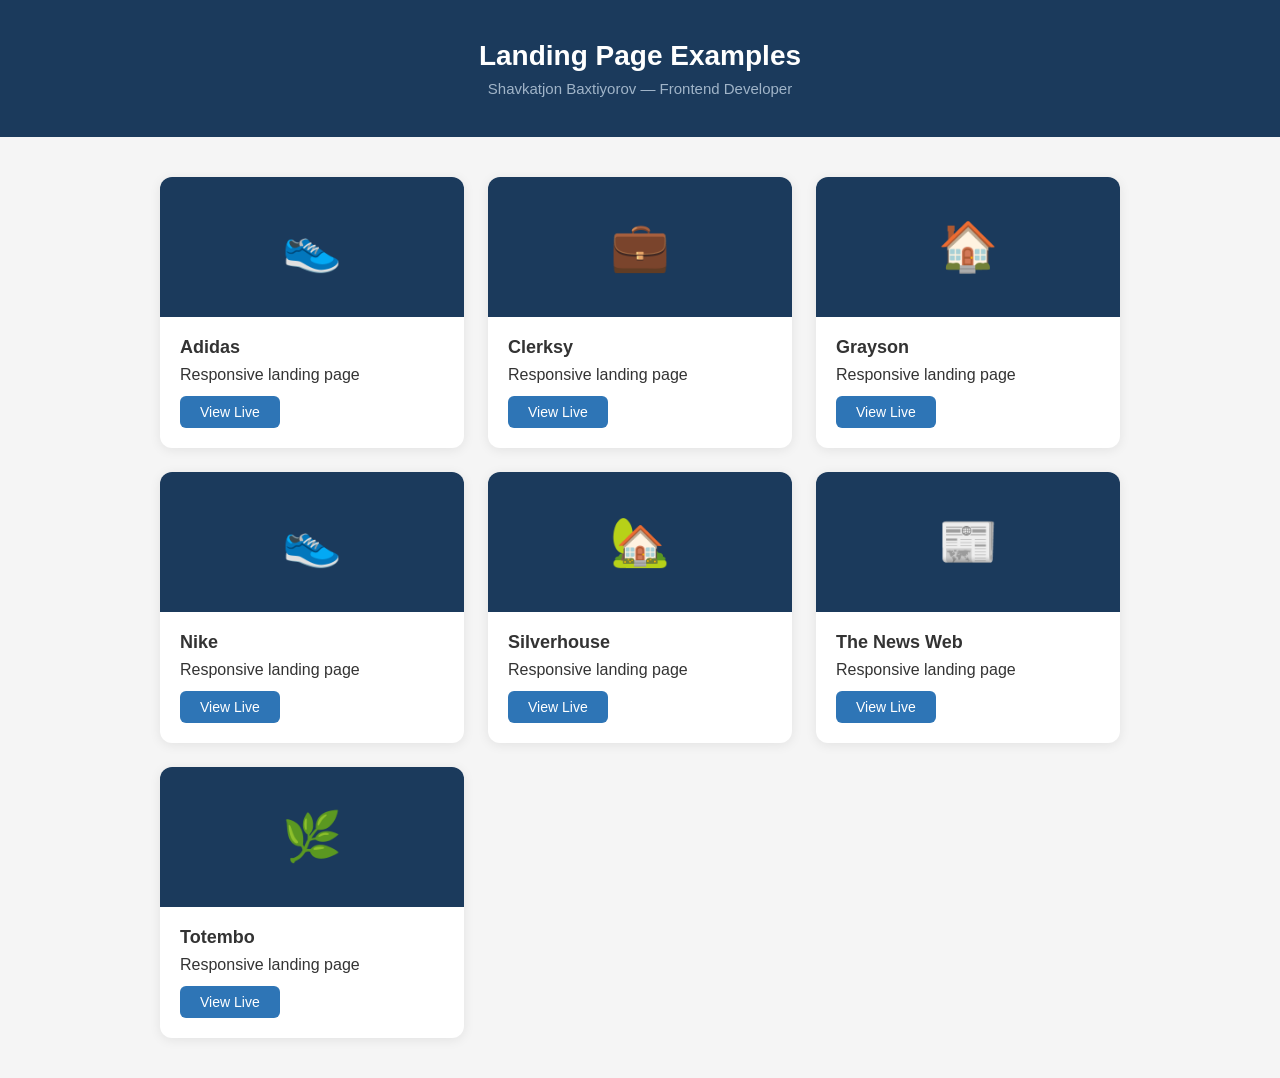
<file: index.html>
<!DOCTYPE html>
<html lang="en">
<head>
<meta charset="UTF-8">
<meta name="viewport" content="width=device-width, initial-scale=1.0">
<title>Landing Examples — Shavkatjon Baxtiyorov</title>
<style>
  * { margin: 0; padding: 0; box-sizing: border-box; }
  body { font-family: Arial, sans-serif; background: #f5f5f5; color: #333; }
  header { background: #1B3A5C; color: white; padding: 40px 20px; text-align: center; }
  header h1 { font-size: 28px; margin-bottom: 8px; }
  header p { color: #a0b4c8; font-size: 15px; }
  .grid { display: grid; grid-template-columns: repeat(auto-fill, minmax(260px, 1fr)); gap: 24px; max-width: 1000px; margin: 40px auto; padding: 0 20px; }
  .card { background: white; border-radius: 12px; overflow: hidden; box-shadow: 0 2px 12px rgba(0,0,0,0.08); transition: transform 0.2s; }
  .card:hover { transform: translateY(-4px); }
  .card-thumb { background: #1B3A5C; height: 140px; display: flex; align-items: center; justify-content: center; font-size: 48px; }
  .card-body { padding: 20px; }
  .card-body h3 { font-size: 18px; margin-bottom: 8px; text-transform: capitalize; }
  .card-body a { display: inline-block; margin-top: 12px; padding: 8px 20px; background: #2E75B6; color: white; border-radius: 6px; text-decoration: none; font-size: 14px; }
  .card-body a:hover { background: #1B3A5C; }
</style>
</head>
<body>
<header>
  <h1>Landing Page Examples</h1>
  <p>Shavkatjon Baxtiyorov — Frontend Developer</p>
</header>
<div class="grid">
  <div class="card"><div class="card-thumb">👟</div><div class="card-body"><h3>Adidas</h3><p>Responsive landing page</p><a href="adidas/" target="_blank">View Live</a></div></div>
  <div class="card"><div class="card-thumb">💼</div><div class="card-body"><h3>Clerksy</h3><p>Responsive landing page</p><a href="clerksy/" target="_blank">View Live</a></div></div>
  <div class="card"><div class="card-thumb">🏠</div><div class="card-body"><h3>Grayson</h3><p>Responsive landing page</p><a href="grayson/" target="_blank">View Live</a></div></div>
  <div class="card"><div class="card-thumb">👟</div><div class="card-body"><h3>Nike</h3><p>Responsive landing page</p><a href="nike/" target="_blank">View Live</a></div></div>
  <div class="card"><div class="card-thumb">🏡</div><div class="card-body"><h3>Silverhouse</h3><p>Responsive landing page</p><a href="silverhouse/" target="_blank">View Live</a></div></div>
  <div class="card"><div class="card-thumb">📰</div><div class="card-body"><h3>The News Web</h3><p>Responsive landing page</p><a href="thenewsweb/" target="_blank">View Live</a></div></div>
  <div class="card"><div class="card-thumb">🌿</div><div class="card-body"><h3>Totembo</h3><p>Responsive landing page</p><a href="totembo/" target="_blank">View Live</a></div></div>
</div>
</body>
</html>
</file>
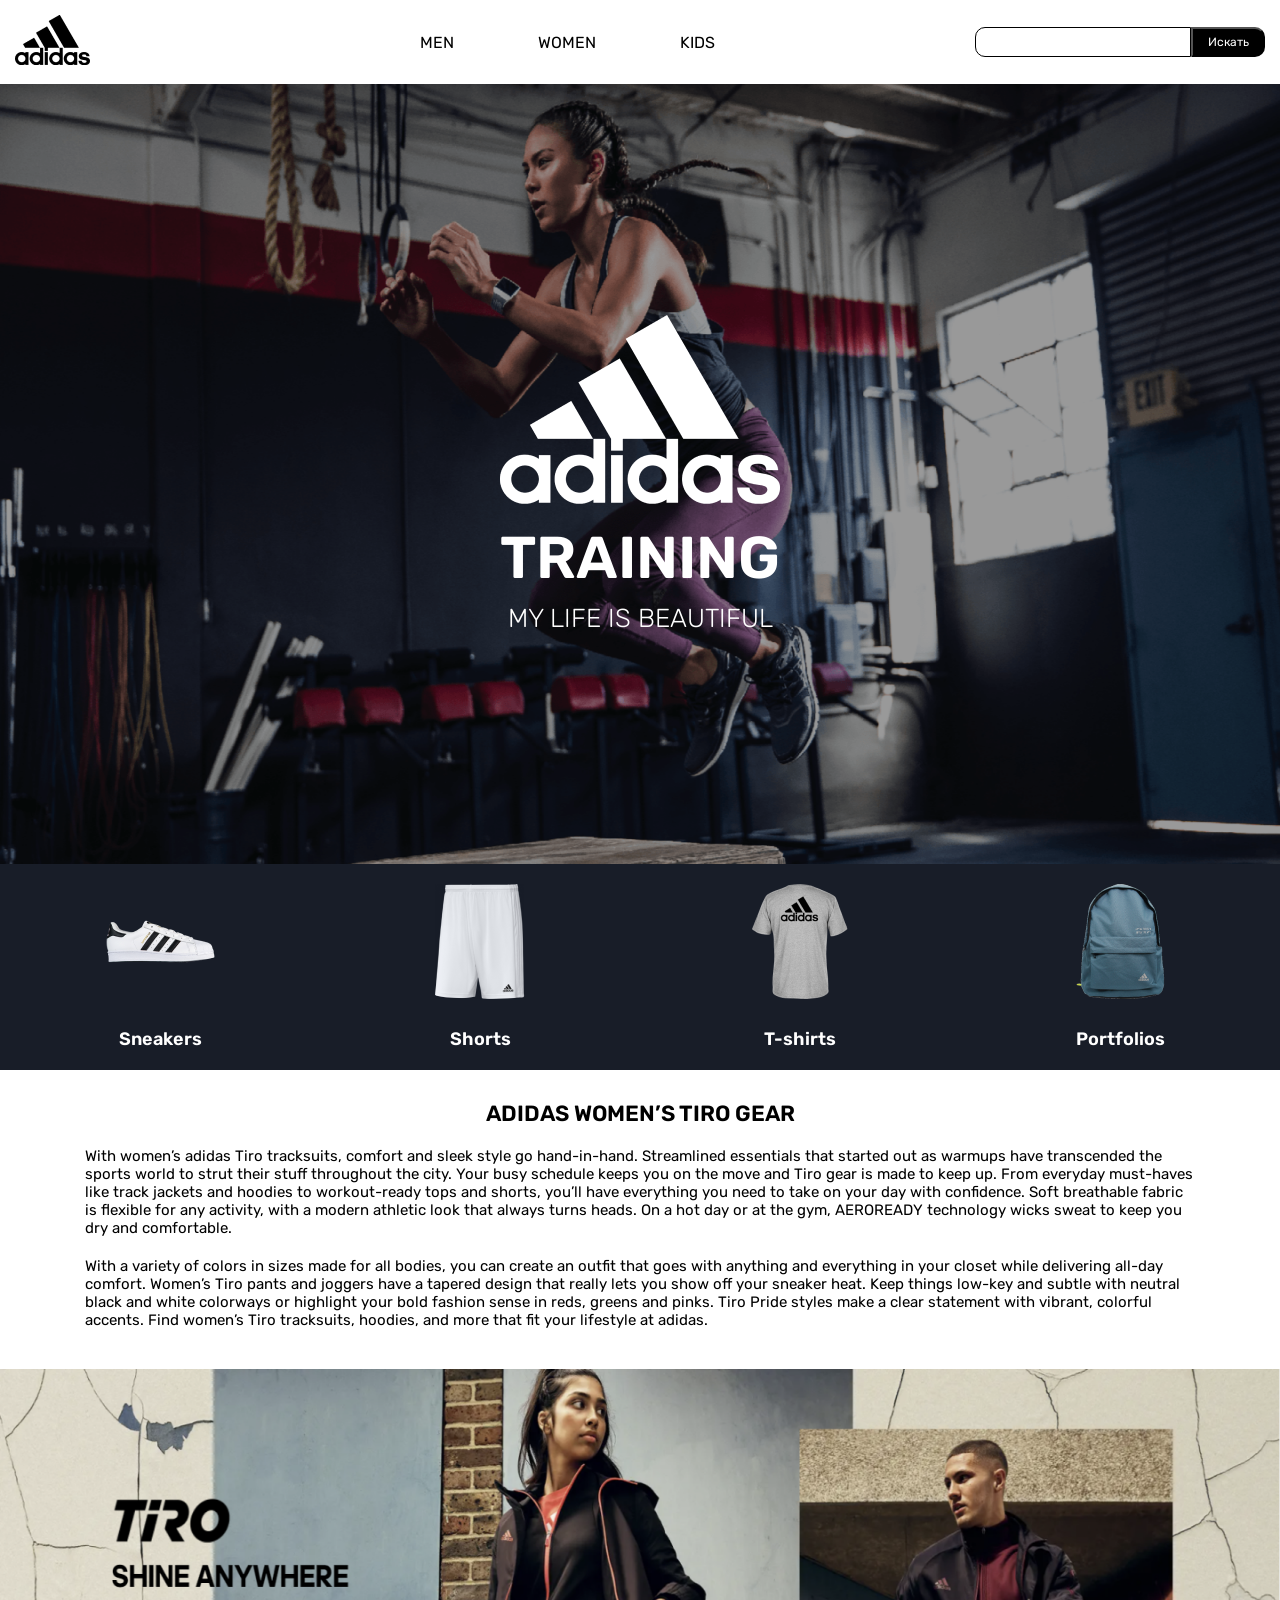
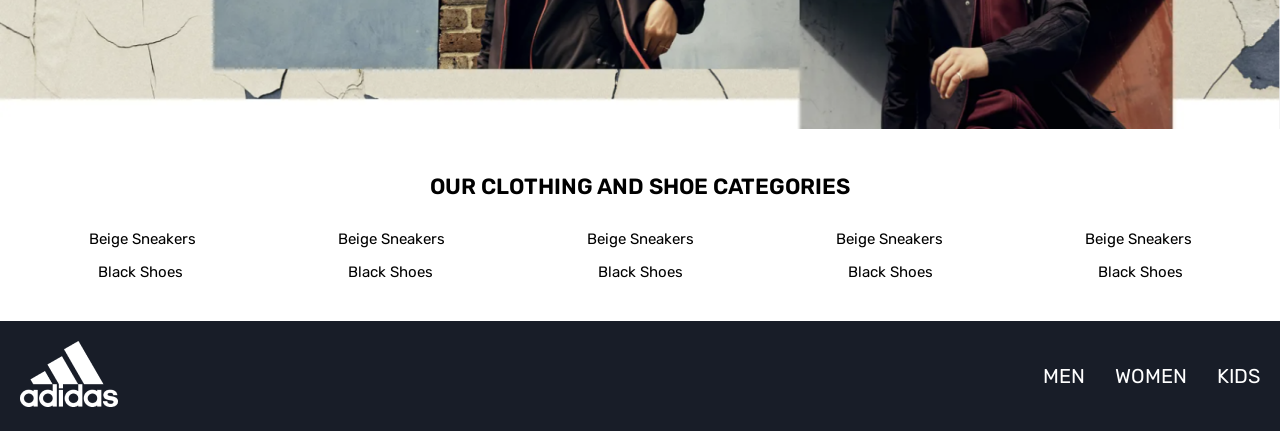
<file: adidas/index.html>
<!-- Baxtiyorov Shavkatjon -->
<!DOCTYPE html>
<html lang="en">

<head>
    <meta charset="UTF-8">
    <meta name="viewport" content="width=device-width, initial-scale=1.0">
    <link rel="stylesheet" href="./style/style.css">
    <title>Adidas</title>
</head>

<body>

    <header class="header">

        <nav class="nav container">

            <a href="#!"> <img src="./img/header-logo.png" alt=""> </a>

            <ul class="list">
                <li class="link"> <a href="#!">MEN</a> </li>
                <li class="link"> <a href="#!">WOMEN</a> </li>
                <li class="link"> <a href="#!">KIDS</a> </li>
            </ul>

            <div class="search">

                <input type="text" class="input">

                <button class="input__btn">Искать</button>

            </div>

        </nav>

    </header>

    <main class="main">

        <div class="main-bg">

            <div>

                <img src="./img/main-logo.png" alt="">

            </div>

            <div>

                <h1>TRAINING</h1>

                <p>My life is beautiful</p>

            </div>

        </div>

        <div class="boxes">

            <div class="box">

                <div class="box__img"> <a href="#!"> <img src="./img/sneakers.png" alt=""> </a> </div>

                <p>Sneakers</p>

            </div>

            <div class="box">

                <div class="box__img"> <a href="#!"> <img src="./img/shorts.png" alt=""> </a> </div>

                <p>Shorts</p>

            </div>

            <div class="box">

                <div class="box__img"> <a href="#!"> <img src="./img/t-shirts.png" alt=""> </a> </div>

                <p>T-shirts</p>

            </div>

            <div class="box">

                <div class="box__img"> <a href="#!"> <img src="./img/portfolios.png" alt=""> </a> </div>

                <p>Portfolios</p>

            </div>

        </div>

        <h2 class="h2">ADIDAS WOMEN’S TIRO GEAR</h2>

        <div class="text__box">

            <p class="text">With women’s adidas Tiro tracksuits, comfort and sleek style go hand-in-hand. Streamlined essentials that
                started out as warmups have transcended the sports world to strut their stuff throughout the city. Your busy
                schedule keeps you on the move and Tiro gear is made to keep up. From everyday must-haves like track jackets
                and hoodies to workout-ready tops and shorts, you’ll have everything you need to take on your day with
                confidence. Soft breathable fabric is flexible for any activity, with a modern athletic look that always
                turns heads. On a hot day or at the gym, AEROREADY technology wicks sweat to keep you dry and comfortable.</p>
    
            <p class="text">With a variety of colors in sizes made for all bodies, you can create an outfit that goes with anything and
                everything in your closet while delivering all-day comfort. Women’s Tiro pants and joggers have a tapered
                design that really lets you show off your sneaker heat. Keep things low-key and subtle with neutral black
                and white colorways or highlight your bold fashion sense in reds, greens and pinks. Tiro Pride styles make a
                clear statement with vibrant, colorful accents. Find women’s Tiro tracksuits, hoodies, and more that fit
                your lifestyle at adidas.</p>

        </div>

        <img class="main__second" src="./img/main-second.png" alt="">

        <h2 class="categories__title">OUR CLOTHING AND SHOE CATEGORIES</h2>

        <div class="categories1">

            <a href="#!"> <p>Beige Sneakers</p> </a>
            <a href="#!"> <p>Beige Sneakers</p> </a>
            <a href="#!"> <p>Beige Sneakers</p> </a>
            <a href="#!"> <p>Beige Sneakers</p> </a>
            <a href="#!"> <p>Beige Sneakers</p> </a>
            
        </div>

        <div class="categories2">

            <a href="#!"> <p>Black Shoes</p> </a>
            <a href="#!"> <p>Black Shoes</p> </a>
            <a href="#!"> <p>Black Shoes</p> </a>
            <a href="#!"> <p>Black Shoes</p> </a>
            <a href="#!"> <p>Black Shoes</p> </a>

        </div>

    </main>

    <footer class="footer">

        <div class="footer__container container">

            <a href="#"> <img src="./img/footer-logo.png" alt=""> </a>

            <div class="footer__link">
    
                <a href="#!">MEN</a>
                <a href="#!">WOMEN</a>
                <a href="#!">KIDS</a>
    
            </div>

        </div>

    </footer>

</body>

</html>
</file>
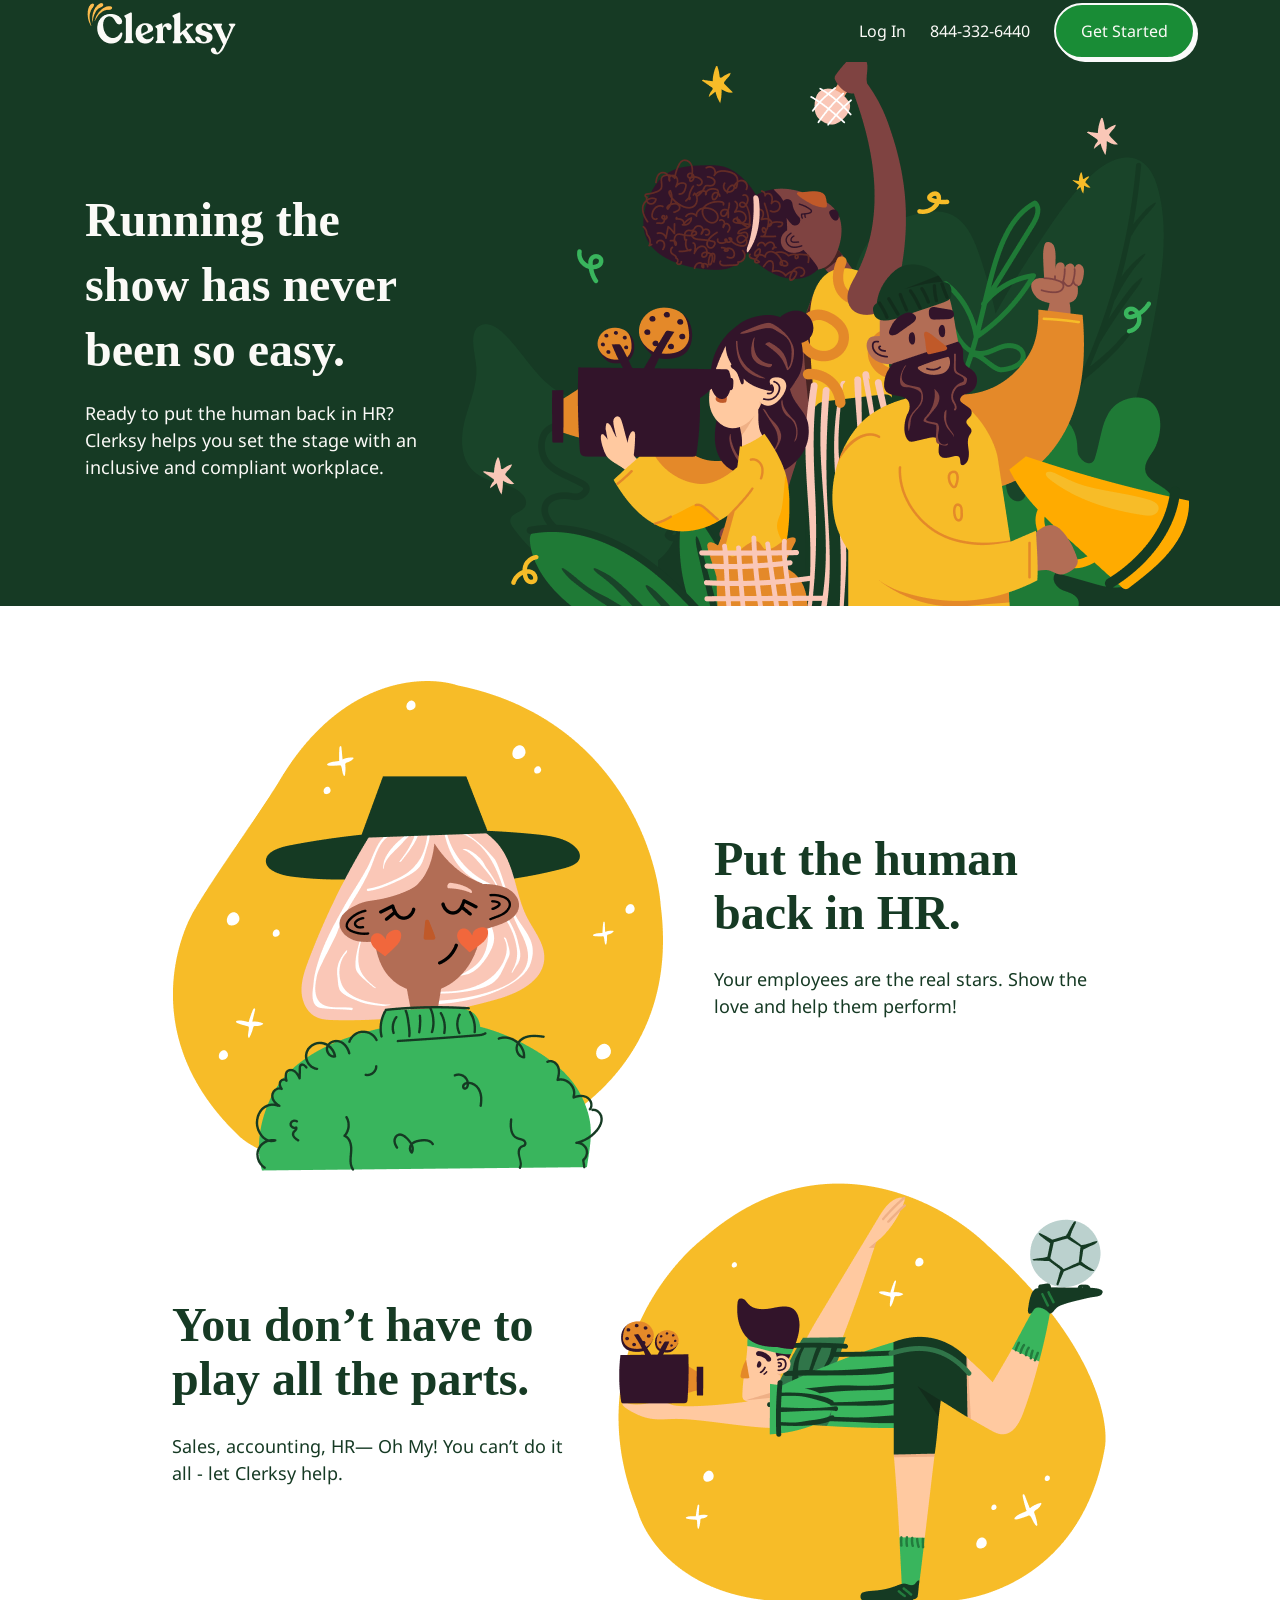
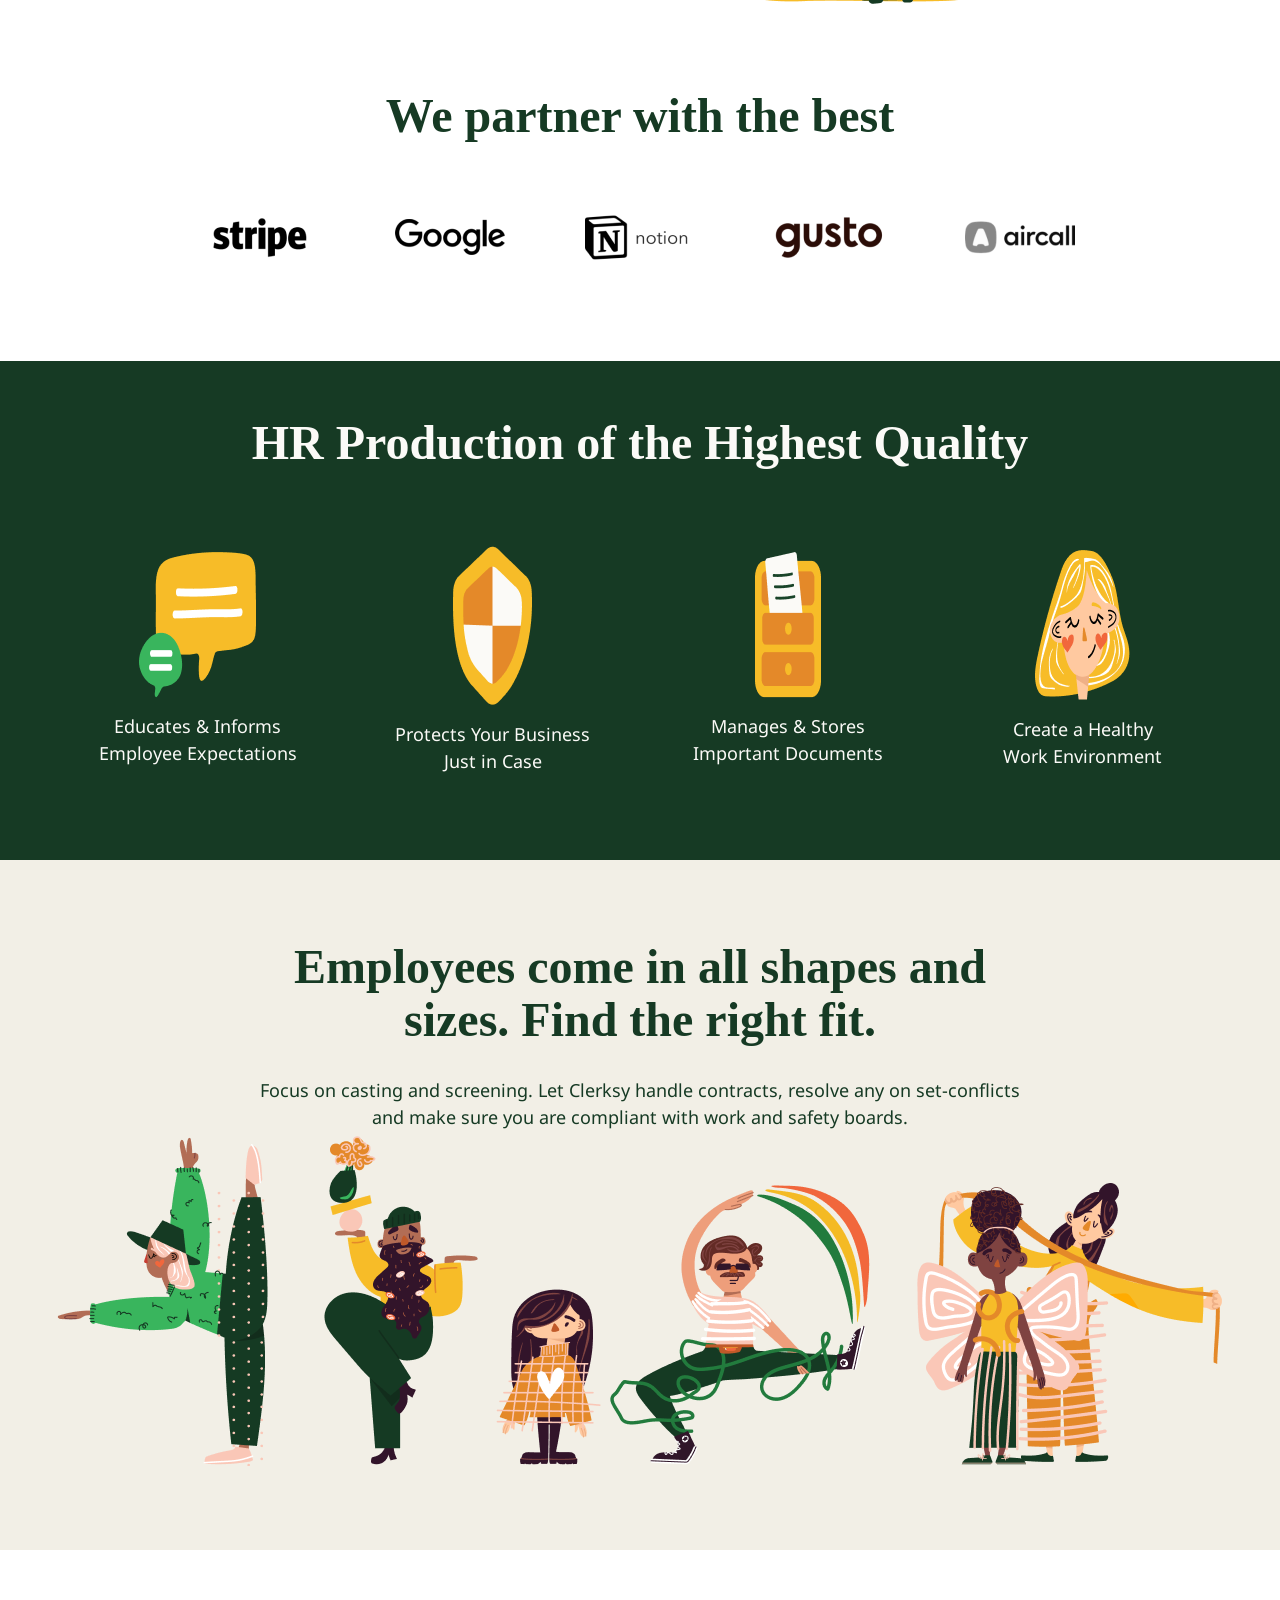
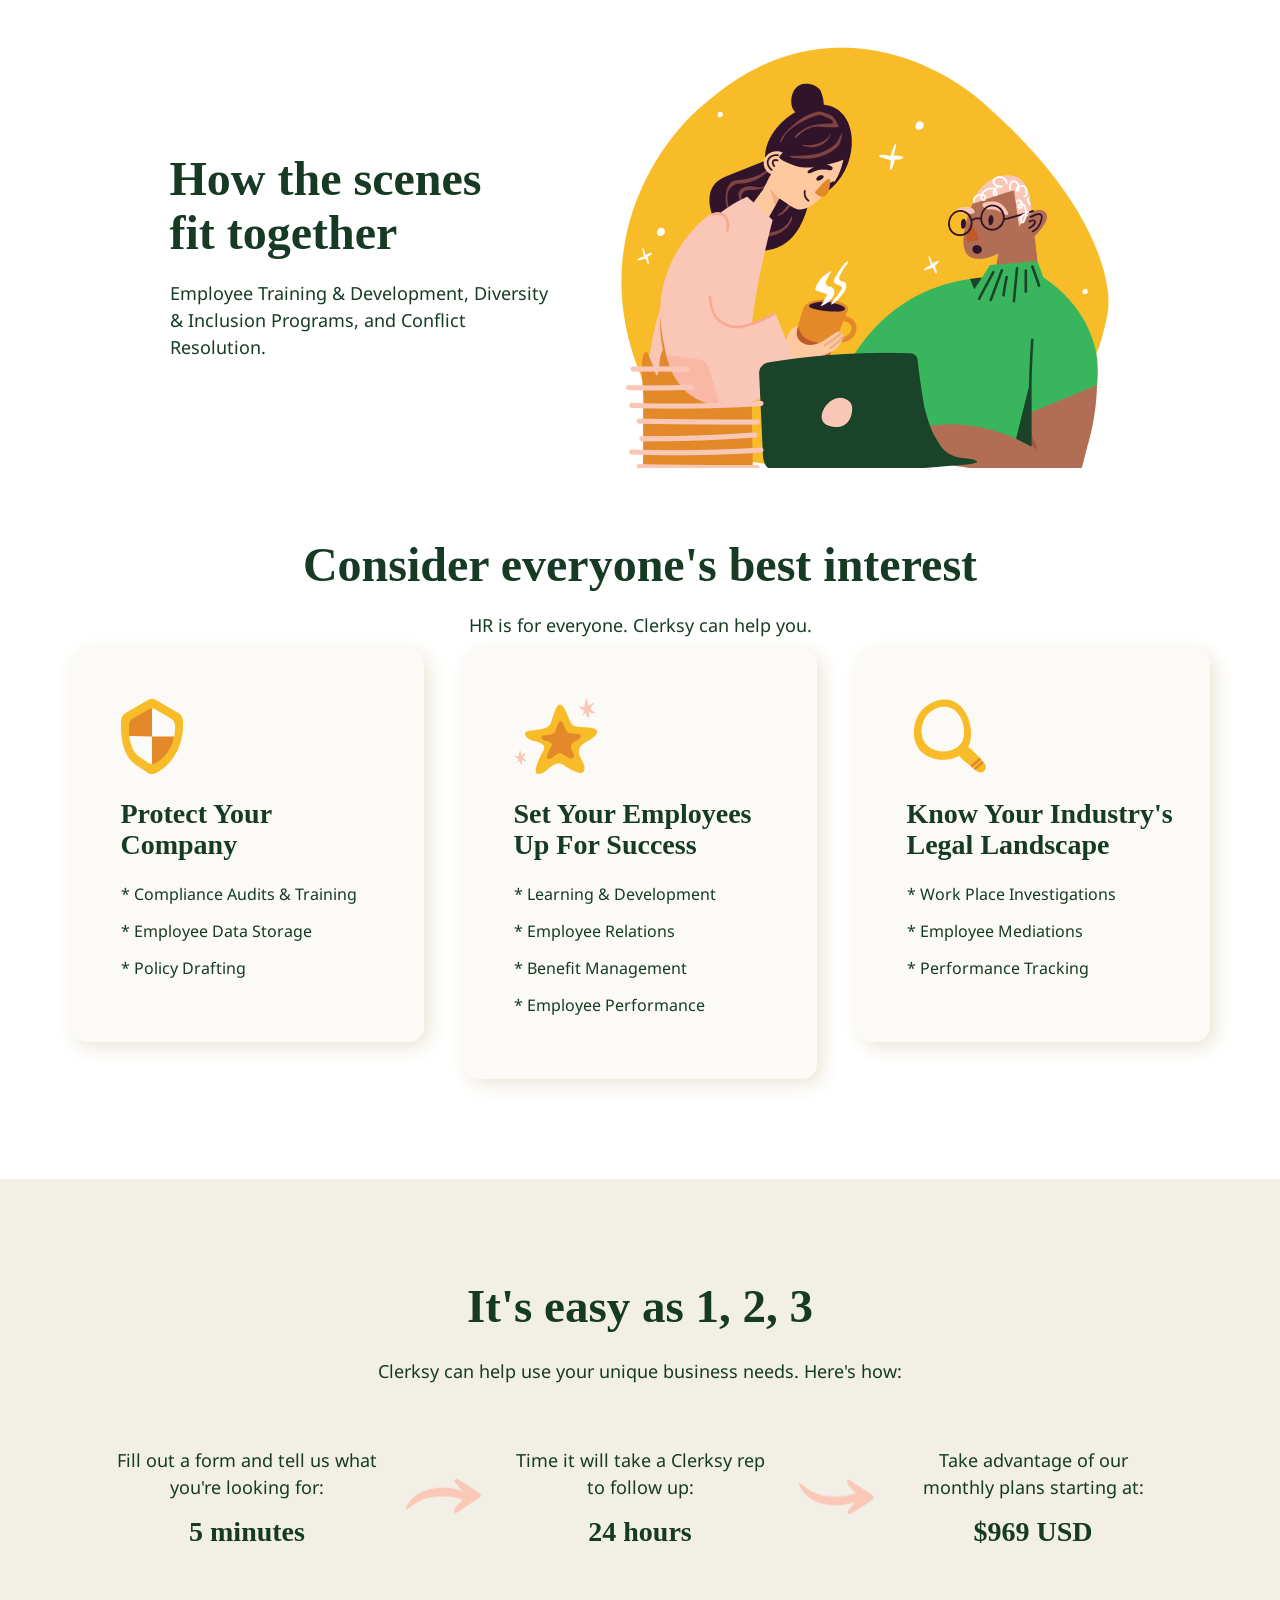
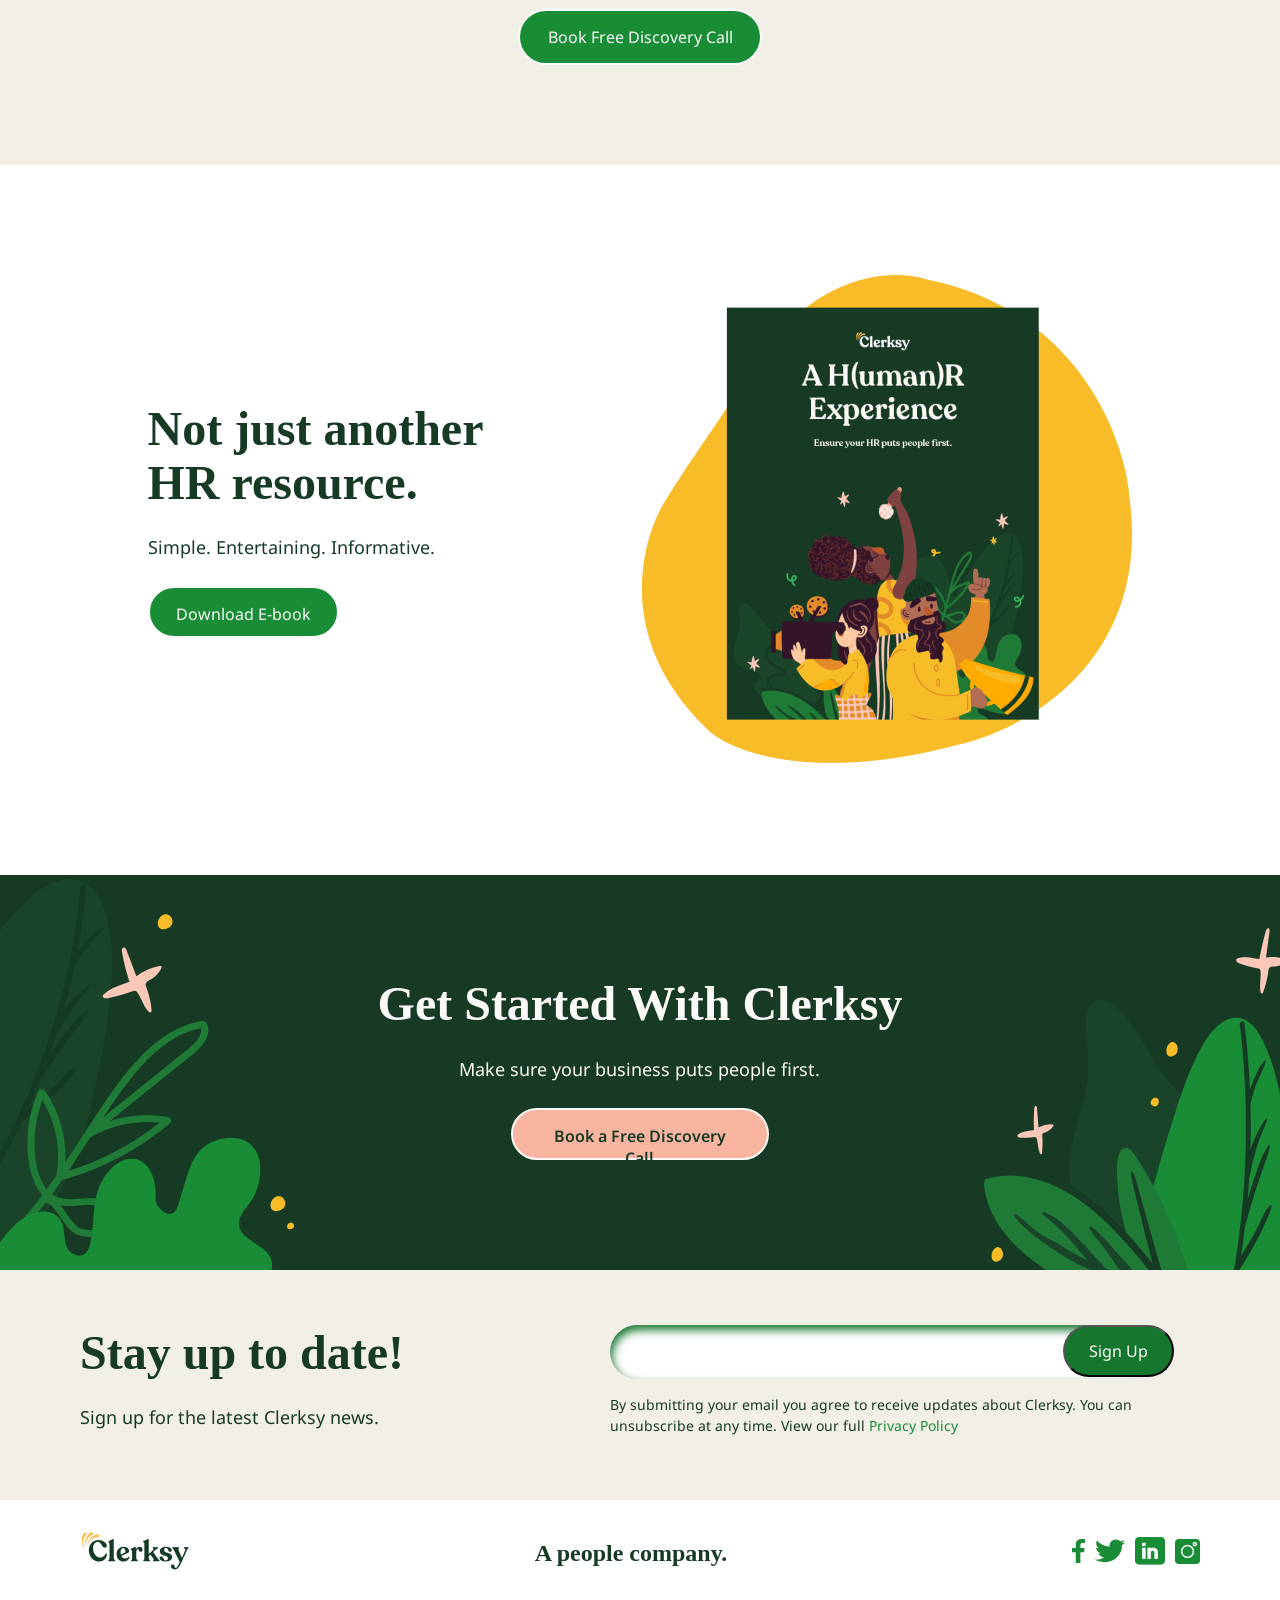
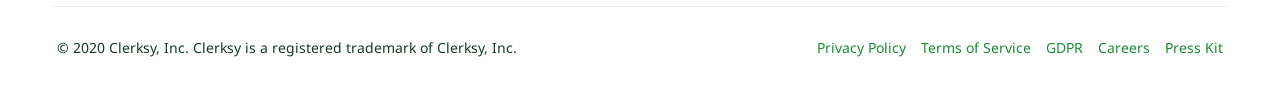
<file: clerksy/index.html>
<!DOCTYPE html>
<html lang="en">

<head>
    <meta charset="UTF-8">
    <meta name="viewport" content="width=device-width, initial-scale=1.0">
    <link rel="stylesheet" href="./style/style.css">
    <title>Clerksy</title>
</head>

<body>

    <header class="header">

        <nav class="nav container">

            <a href="#!"> <img class="nav__logo" src="./img/header-logo.png" alt=""> </a>

            <div class="nav__right">

                <p class="nav__text">Log In</p>
                <p class="nav__text">844-332-6440</p>

                <button class="nav__btn">Get Started</button>

            </div>

        </nav>

        <div class="header__content container">

            <div class="header__content_text">

                <p class="header__content_text_p1">Running the show has never been so easy.</p>
                <p class="header__content_text_p2">Ready to put the human back in HR? Clerksy helps you set the stage
                    with an inclusive and compliant
                    workplace.</p>

            </div>

            <img class="header__content_img" src="./img/header-img1.png" alt="">

        </div>

    </header>

    <main class="main">

        <div class="main1">

            <div class="main1__top">

                <img class="main1__top_img" src="./img/main-img1.png" alt="">

                <div class="main1__top_textpart">

                    <p class="main1__top_text1">Put the human back in HR.</p>
                    <p class="main1__top_text2">Your employees are the real stars. Show the love and help them perform!
                    </p>

                </div>

            </div>

            <div class="main1__bottom">

                <div class="main1__bottom_textpart">

                    <p class="main1__bottom_text1">You don’t have to play all the parts.</p>
                    <p class="main1__bottom_text2">Sales, accounting, HR— Oh My! You can’t do it all - let Clerksy help.
                    </p>

                </div>

                <img class="main1__bottom_img" src="./img/main-img2.png" alt="">

            </div>

            <div class="main1__last">

                <h1 class="main1__last_title">We partner with the best</h1>

                <div class="main1__last_logopart">

                    <a href="#!"> <img src="./img/stripe.png" alt=""> </a>
                    <a href="#!"> <img src="./img/google.png" alt=""> </a>
                    <a href="#!"> <img src="./img/notion.png" alt=""> </a>
                    <a href="#!"> <img src="./img/gusto.png" alt=""> </a>
                    <a href="#!"> <img src="./img/aircall.png" alt=""> </a>

                </div>

            </div>

        </div>

        <div class="main2">

            <h2 class="main2__title">HR Production of the Highest Quality</h2>

            <div class="main2__block_part">

                <div class="main2__block_part_box">

                    <img src="./img/hr-pic1.png" alt="">

                    <p class="main2__block_part_text">Educates & Informs</p>

                    <p class="main2__block_part_text">Employee Expectations</p>

                </div>

                <div class="main2__block_part_box">

                    <img src="./img/hr-pic2.png" alt="">

                    <p class="main2__block_part_text">Protects Your Business</p>

                    <p class="main2__block_part_text">Just in Case</p>

                </div>

                <div class="main2__block_part_box">

                    <img src="./img/hr-pic3.png" alt="">

                    <p class="main2__block_part_text">Manages & Stores</p>

                    <p class="main2__block_part_text">Important Documents</p>

                </div>

                <div class="main2__block_part_box">

                    <img src="./img/hr-pic4.png" alt="">

                    <p class="main2__block_part_text">Create a Healthy</p>

                    <p class="main2__block_part_text">Work Environment</p>

                </div>

            </div>

        </div>

        <div class="main3">

            <div class="main3__title_block">

                <h2 class="main3__title">Employees come in all shapes and sizes. Find the right fit.</h2>

            </div>

            <div class="main3__text_block">

                <p class="main3__text">Focus on casting and screening. Let Clerksy handle contracts, resolve any on
                    set-conflicts and make sure
                    you are compliant with work and safety boards.</p>

            </div>

            <div class="main3__img_block">

                <img class="main3__img" src="./img/main-img3.png" alt="">

            </div>

        </div>

        <div class="main4">

            <div class="main4__top">

                <div class="main4__top_content">

                    <h2 class="main4__top_title">How the scenes fit together</h2>

                    <p class="main4__top_text">Employee Training & Development, Diversity & Inclusion Programs, and
                        Conflict
                        Resolution.</p>

                </div>

                <img src="./img/main-img4.png" alt="">

            </div>

            <div class="main4__bottom">

                <h3 class="main4__bottom_title">Consider everyone's best interest</h3>

                <p class="main4__bottom_text">HR is for everyone. Clerksy can help you.</p>

                <div class="main4__bottom_content">

                    <div class="main4__bottom_box1">

                        <img src="./img/shield.png" alt="">

                        <h3 class="main4__bottom_box1_title">Protect Your Company</h3>

                        <div class="main4__bottom_box1_list">

                            <p>* Compliance Audits & Training</p>
                            <p>* Employee Data Storage</p>
                            <p>* Policy Drafting</p>

                        </div>

                    </div>

                    <div class="main4__bottom_box2">

                        <img src="./img/star.png" alt="">

                        <h3 class="main4__bottom_box2_title">Set Your Employees Up For Success</h3>

                        <div class="main4__bottom_box2_list">

                            <p>* Learning & Development</p>
                            <p>* Employee Relations</p>
                            <p>* Benefit Management</p>
                            <p>* Employee Performance</p>

                        </div>

                    </div>

                    <div class="main4__bottom_box3">

                        <img src="./img/glass.png" alt="">

                        <h3 class="main4__bottom_box3_title">Know Your Industry's Legal Landscape</h3>

                        <div class="main4__bottom_box3_list">

                            <p>* Work Place Investigations</p>
                            <p>* Employee Mediations</p>
                            <p>* Performance Tracking</p>

                        </div>

                    </div>

                </div>

            </div>

        </div>

        <div class="main5">

            <h3 class="main5__title">It's easy as 1, 2, 3</h3>

            <p class="main5__text">Clerksy can help use your unique business needs. Here's how:</p>

            <div class="main5__content">

                <div class="main5__content1">

                    <p>Fill out a form and tell us what you're looking for:</p>

                    <h3>5 minutes</h3>

                </div>

                <img src="./img/strelka1.png" alt="">

                <div class="main5__content2">

                    <p>Time it will take a Clerksy rep to follow up:</p>

                    <h3>24 hours</h3>

                </div>

                <img src="./img/strelka2.png" alt="">

                <div class="main5__content3">

                    <p>Take advantage of our monthly plans starting at:</p>

                    <h3>$969 USD</h3>

                </div>

            </div>

            <div class="main5__btn_block">

                <button class="main5__btn">Book Free Discovery Call</button>

            </div>

        </div>

        <div class="main6">

            <div class="main6__content">

                <h3>Not just another HR resource.</h3>

                <p>Simple. Entertaining. Informative.</p>

                <button>Download E-book</button>

            </div>

            <img src="./img/main-img5-book.png" alt="">

        </div>

        <div class="main7">

            <img src="./img/grass-left.png" alt="">

            <div class="main7__content">

                <h4>Get Started With Clerksy</h4>

                <p>Make sure your business puts people first.</p>

                <div class="main7__content_btn">

                    <button>Book a Free Discovery Call</button>

                </div>

            </div>

            <img src="./img/grass-right.png" alt="">

        </div>

        <div class="main8">

            <div class="main8__left">

                <h4 class="main8__left_title">Stay up to date!</h4>

                <p class="main8__left_text">Sign up for the latest Clerksy news.</p>

            </div>

            <div class="main8__right">

                <div class="main8__right_typingpart">

                    <div class="main8__right_typingpart_all">

                        <input class="main8__right_input" type="text">

                        <button class="main8__right_button">Sign Up</button>

                    </div>

                </div>

                <p class="main8__right_text">By submitting your email you agree to receive updates about Clerksy. You
                    can unsubscribe at any time.
                    View our full <span class="main8__right_span"> <a class="main8__right_textlink" href="#!">Privacy
                            Policy</a> </span> </p>

            </div>

        </div>

        <div class="main9">

            <div class="main9__top_main">

                <div class="main9__top">

                    <a class="main9__top_logo" href="#"> <img src="./img/footer-logo.png" alt=""> </a>

                    <h4 class="main9__top_title">A people company.</h4>

                    <div class="main9__top_logopart">

                        <a href="#!"> <img src="./img/facebook.png" alt=""> </a>
                        <a href="#!"> <img src="./img/twitter.png" alt=""> </a>
                        <a href="#!"> <img src="./img/linkedin.png" alt=""> </a>
                        <a href="#!"> <img src="./img/insta.png" alt=""> </a>

                    </div>

                </div>

            </div>

            <div class="main9__middle">

                <div class="main9__middle_line"></div>

            </div>

            <div class="main9__bottom">

                <p class="main9__bottom_text">© 2020 Clerksy, Inc. Clerksy is a registered trademark of Clerksy, Inc.
                </p>

                <ul class="main9__bottom_list">

                    <li class="main9__bottom_link"> <a href="#!">Privacy Policy</a> </li>
                    <li class="main9__bottom_link"> <a href="#!">Terms of Service</a> </li>
                    <li class="main9__bottom_link"> <a href="#!">GDPR</a> </li>
                    <li class="main9__bottom_link"> <a href="#!">Careers</a> </li>
                    <li class="main9__bottom_link"> <a href="#!">Press Kit</a> </li>

                </ul>

            </div>

        </div>

    </main>

</body>

</html>
</file>
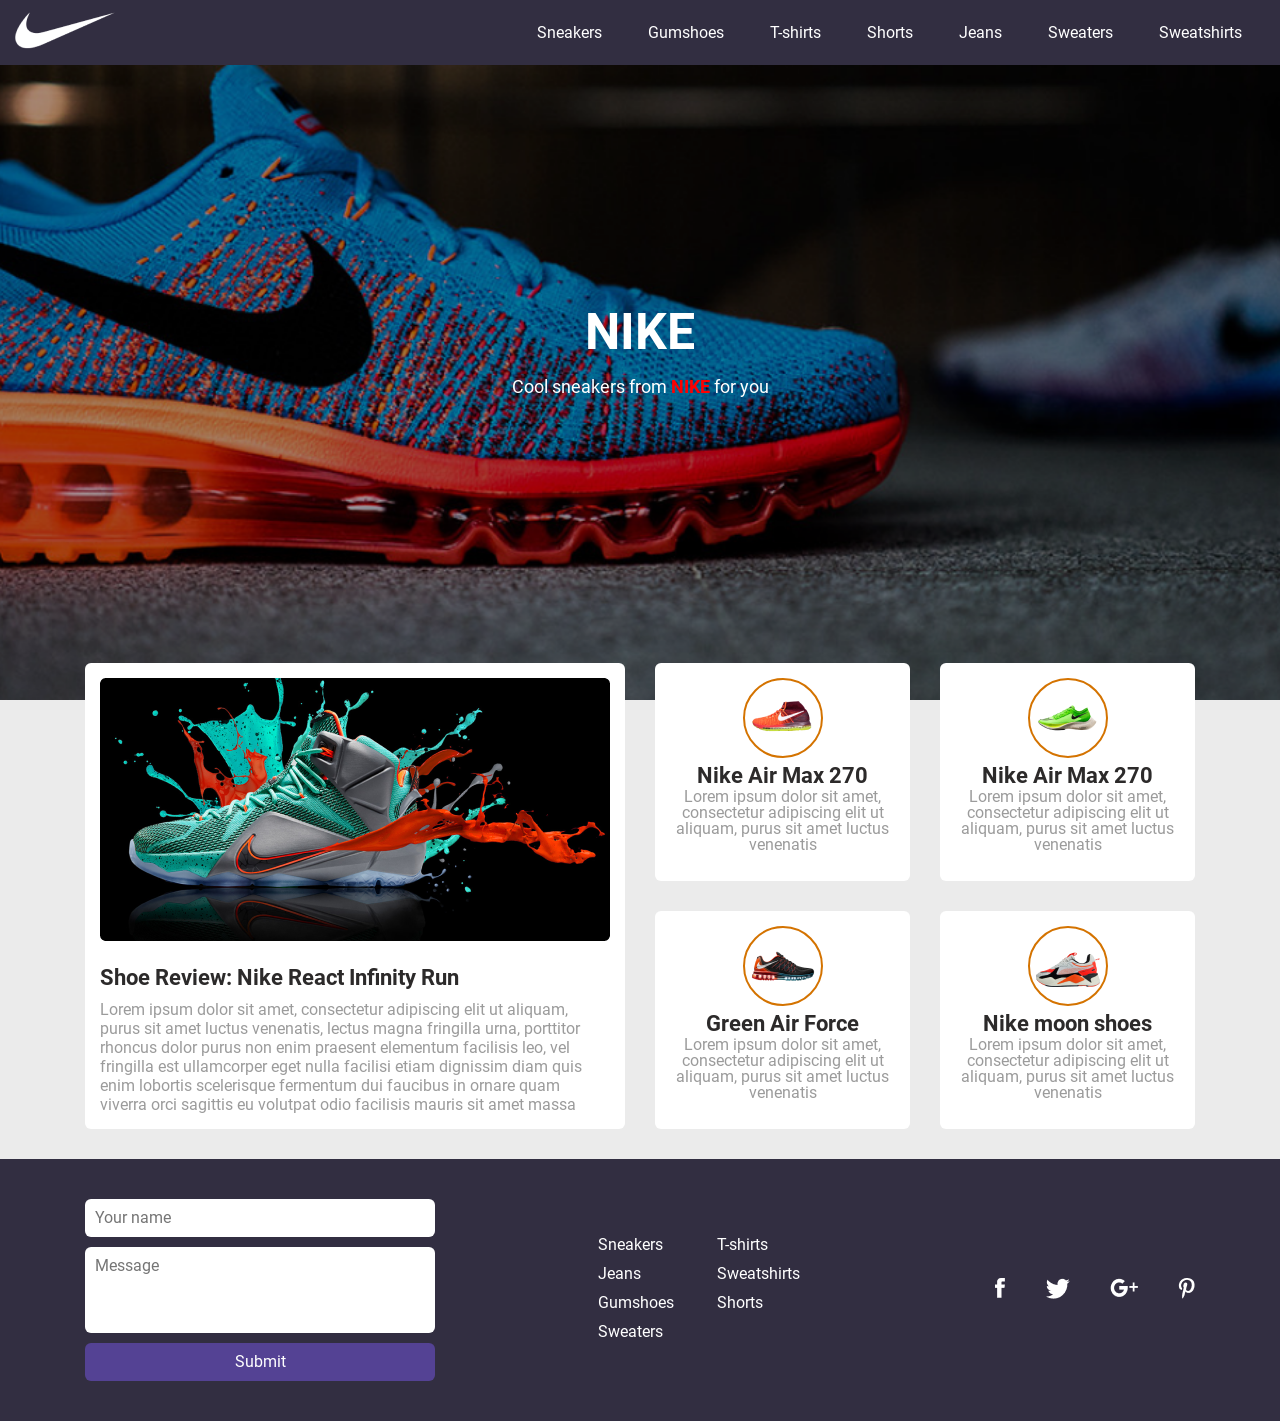
<file: nike/index.html>
<!DOCTYPE html>
<html lang="en">

<head>
    <meta charset="UTF-8">
    <meta name="viewport" content="width=device-width, initial-scale=1.0">
    <link rel="stylesheet" href="./style/style.css">
    <link rel="stylesheet" href="./style/media.css">
    <title>Nike</title>
</head>

<body>

    <header class="header">
        <nav class="nav container">
            <a href="index.html" class="logo">
                <img src="./img/logo.png" alt="">
            </a>

            <div class="nav__menu">
                <ul class="nav__list">
                    <li class="nav__list_link"> <a href="#!">Sneakers</a> </li>
                    <li class="nav__list_link"><a href="#!">Gumshoes</a></li>
                    <li class="nav__list_link"><a href="#!">T-shirts</a></li>
                    <li class="nav__list_link"><a href="#!">Shorts</a></li>
                    <li class="nav__list_link"><a href="#!">Jeans</a></li>
                    <li class="nav__list_link"><a href="#!">Sweaters</a></li>
                    <li class="nav__list_link"><a href="#!">Sweatshirts</a></li>
                </ul>
                <button class="nav__menu_btn ">
                    <div class="nav__menu_btn_line"></div>
                </button>
            </div>

        </nav>

        <div class="header__content">
            <h1 class="header__content_title">NIKE</h1>

            <p class="header__content_text">Cool sneakers from <span>NIKE</span> for you</p>
        </div>

    </header>

    <main class="main container">

        <div class="main__left">
            <img src="./img/main-left.png" alt="">
            <h2 class="main__left_title">Shoe Review: Nike React Infinity Run</h2>
            <p class="main__left_text">Lorem ipsum dolor sit amet, consectetur adipiscing elit ut aliquam, purus sit
                amet luctus venenatis, lectus magna fringilla urna, porttitor rhoncus dolor purus non enim praesent
                elementum facilisis leo, vel fringilla est ullamcorper eget nulla facilisi etiam dignissim diam quis
                enim lobortis scelerisque fermentum dui faucibus in ornare quam viverra orci sagittis eu volutpat odio
                facilisis mauris sit amet massa</p>
        </div>  


        <div class="main__right">


            <div class="main__right_card">

                <div class="main__right_card-img">
                    <img src="./img/airmax.png" alt="">
                </div>


                <h3 class="main__right_card-title">
                    Nike Air Max 270</h3>
                <p class="main__right_card-text">Lorem ipsum dolor sit amet, consectetur adipiscing elit ut aliquam,
                    purus sit amet luctus venenatis</p>
            </div>

            <div class="main__right_card">

                <div class="main__right_card-img">
                    <img src="./img/tanjun.png" alt="">
                </div>


                <h3 class="main__right_card-title">
                    Nike Air Max 270</h3>
                <p class="main__right_card-text">Lorem ipsum dolor sit amet, consectetur adipiscing elit ut aliquam,
                    purus sit amet luctus venenatis</p>
            </div>

            <div class="main__right_card">

                <div class="main__right_card-img">
                    <img src="./img/airforce.png" alt="">
                </div>


                <h3 class="main__right_card-title">
                    Green Air Force</h3>
                <p class="main__right_card-text">Lorem ipsum dolor sit amet, consectetur adipiscing elit ut aliquam,
                    purus sit amet luctus venenatis</p>
            </div>

            <div class="main__right_card">

                <div class="main__right_card-img">
                    <img src="./img/moon.png" alt="">
                </div>


                <h3 class="main__right_card-title">
                    Nike moon shoes</h3>
                <p class="main__right_card-text">Lorem ipsum dolor sit amet, consectetur adipiscing elit ut aliquam,
                    purus sit amet luctus venenatis</p>
            </div>

        </div>

    </main>



    <footer class="footer">

        <div class="footer__items container">

            <form class="footer__items_form">

                <input type="text" placeholder="Your name" required>
                
                <textarea placeholder="Message" required></textarea>
                
                <button>Submit</button>

            </form>

            <ul class="footer__list">
                <li class="footer__list_link"> <a href="#!">Sneakers</a> </li>
                <li class="footer__list_link"><a href="#!">Jeans</a></li>
                <li class="footer__list_link"><a href="#!">Gumshoes</a></li>
                <li class="footer__list_link"><a href="#!">Sweaters</a></li>
                <li class="footer__list_link"><a href="#!">T-shirts</a></li>
                <li class="footer__list_link"><a href="#!">Sweatshirts</a></li>
                <li class="footer__list_link"><a href="#!">Shorts</a></li>
            </ul>


            <div class="footer__socials">

                <a href="#!"><img src="./img/fb.png" alt=""></a>
                <a href="#!"><img src="./img/twitter.png" alt=""></a>
                <a href="#!"><img src="./img/google.png" alt=""></a>
                <a href="#!"><img src="./img/pinterest.png" alt=""></a>

            </div>


        </div>

    </footer>


</body>

</html>
</file>
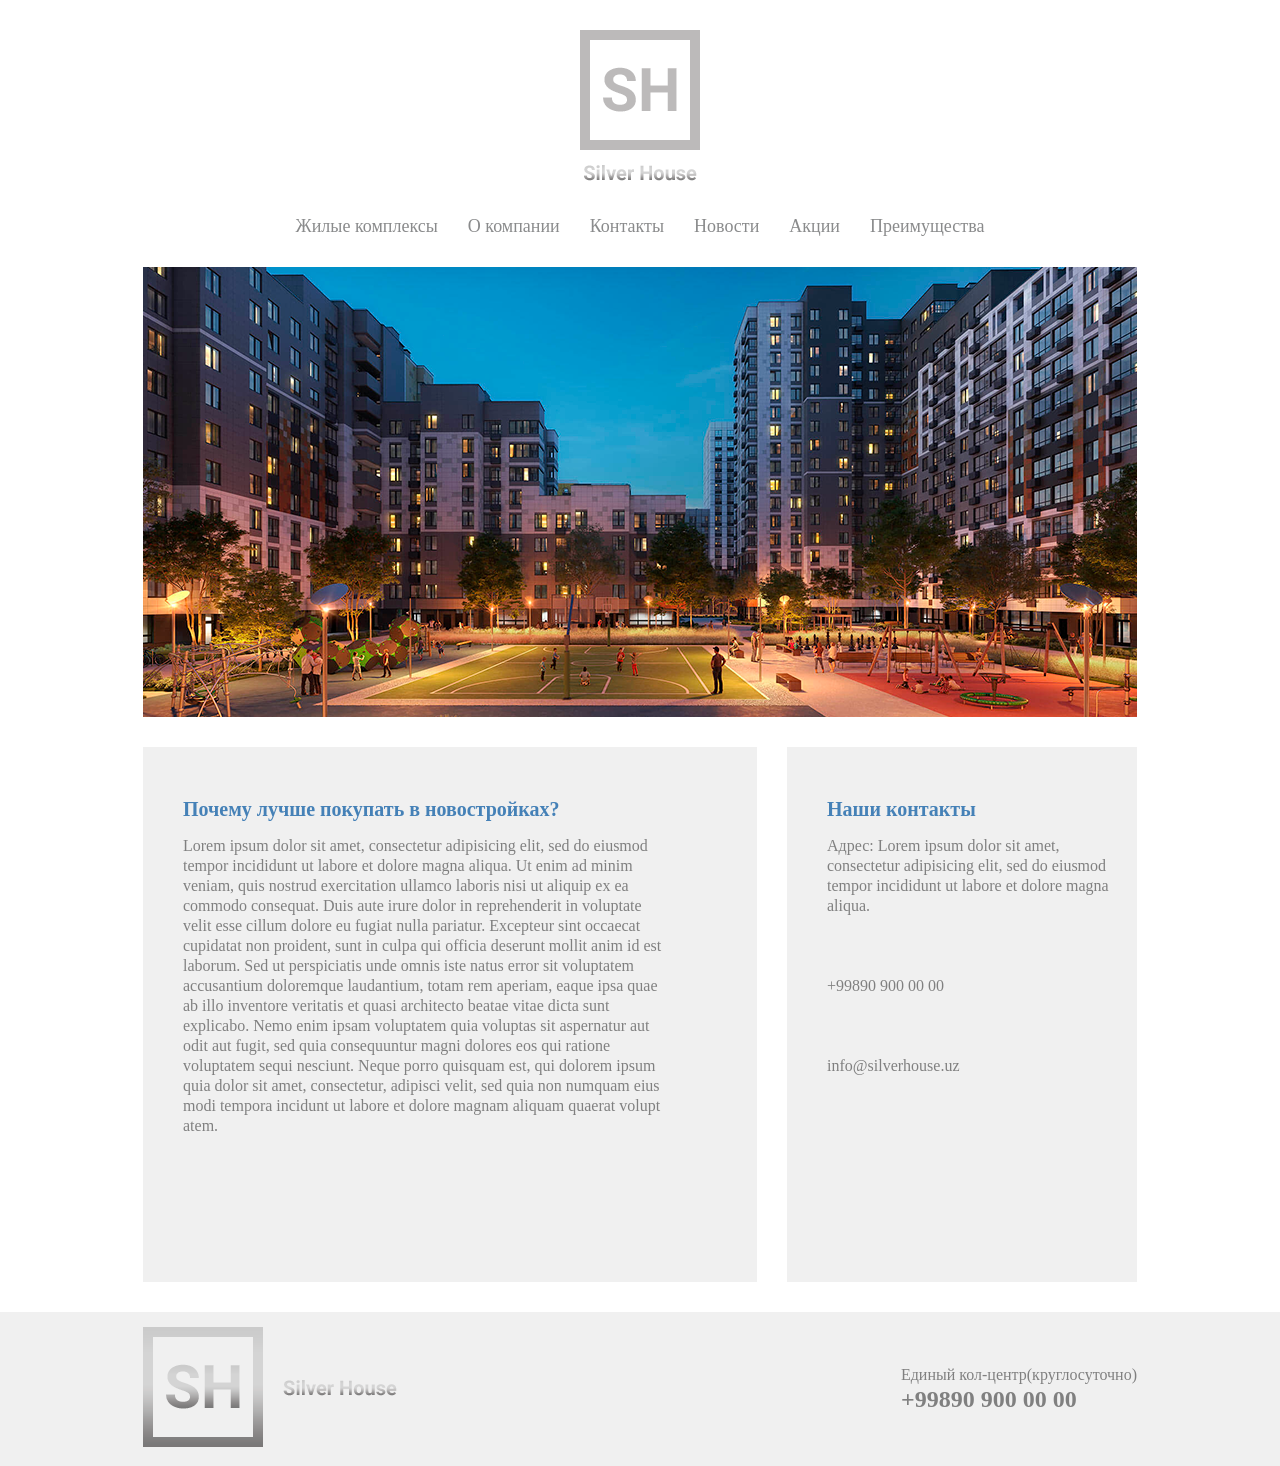
<file: silverhouse/index.html>
<!-- Baxtiyorov Shavkatjon -->
<!DOCTYPE html>
<html lang="ru">

<head>
  <meta charset="UTF-8" />
  <meta name="viewport" content="width=device-width, initial-scale=1.0" />
  <link rel="stylesheet" href="./styles/style.css" />
  <link rel="stylesheet" href="./styles/media.css" />
  <title>Silver House</title>
</head>

<body>

  <header class="header">

    <div class="container">

      <a href="#" class="header__logo"> <img src="./images/header-logo.png" alt="logo" /> </a>

      <nav class="nav">

        <ul class="nav__list">

          <li class="nav__item"> <a href="#!" class="nav__link">Жилые комплексы</a> </li>
          <li class="nav__item"> <a href="#!" class="nav__link">О компании</a> </li>
          <li class="nav__item"> <a href="#!" class="nav__link">Контакты</a> </li>
          <li class="nav__item"> <a href="#!" class="nav__link">Новости</a> </li>
          <li class="nav__item"> <a href="#!" class="nav__link">Акции</a> </li>
          <li class="nav__item"> <a href="#!" class="nav__link">Преимущества</a> </li>

        </ul>

      </nav>

    </div>

  </header>

  <main class="main">

    <div class="container">

      <section class="section__one"></section>

      <section class="section__two">

        <div class="block1">

          <h3 class="h3">Почему лучше покупать в новостройках?</h3>

          <p class="paragraph">
            Lorem ipsum dolor sit amet, consectetur adipisicing elit, sed do
            eiusmod tempor incididunt ut labore et dolore magna aliqua. Ut
            enim ad minim veniam, quis nostrud exercitation ullamco laboris
            nisi ut aliquip ex ea commodo consequat. Duis aute irure dolor in
            reprehenderit in voluptate velit esse cillum dolore eu fugiat
            nulla pariatur. Excepteur sint occaecat cupidatat non proident,
            sunt in culpa qui officia deserunt mollit anim id est laborum. Sed
            ut perspiciatis unde omnis iste natus error sit voluptatem
            accusantium doloremque laudantium, totam rem aperiam, eaque ipsa
            quae ab illo inventore veritatis et quasi architecto beatae vitae
            dicta sunt explicabo. Nemo enim ipsam voluptatem quia voluptas sit
            aspernatur aut odit aut fugit, sed quia consequuntur magni dolores
            eos qui ratione voluptatem sequi nesciunt. Neque porro quisquam
            est, qui dolorem ipsum quia dolor sit amet, consectetur, adipisci
            velit, sed quia non numquam eius modi tempora incidunt ut labore
            et dolore magnam aliquam quaerat volupt atem.
          </p>

        </div>

        <div class="block2">

          <h3 class="h3">Наши контакты</h3>

          <div class="block2__info">

            <p class="paragraph"> Адрес: Lorem ipsum dolor sit amet, consectetur adipisicing elit, sed do eiusmod tempor
              incididunt ut labore et dolore magna aliqua. </p>

            <a href="tel:+99890 900 00 00" class="paragraph">+99890 900 00 00</a>

            <a href="mailto:info@silverhouse.uz" class="paragraph">info@silverhouse.uz</a>

          </div>

        </div>

      </section>

    </div>

  </main>

  <footer class="footer">

    <div class="container">

      <a href="#" class="footer__logo"> <img src="./images/footer-logo.png" alt="logo"> </a>

      <div class="footer__info">

        <p class="paragraph__one">Единый кол-центр(круглосуточно)</p>
        <a href="tel:+99890 900 00 00" class="paragraph__two">+99890 900 00 00</a>

      </div>

    </div>

  </footer>

</body>

</html>
</file>
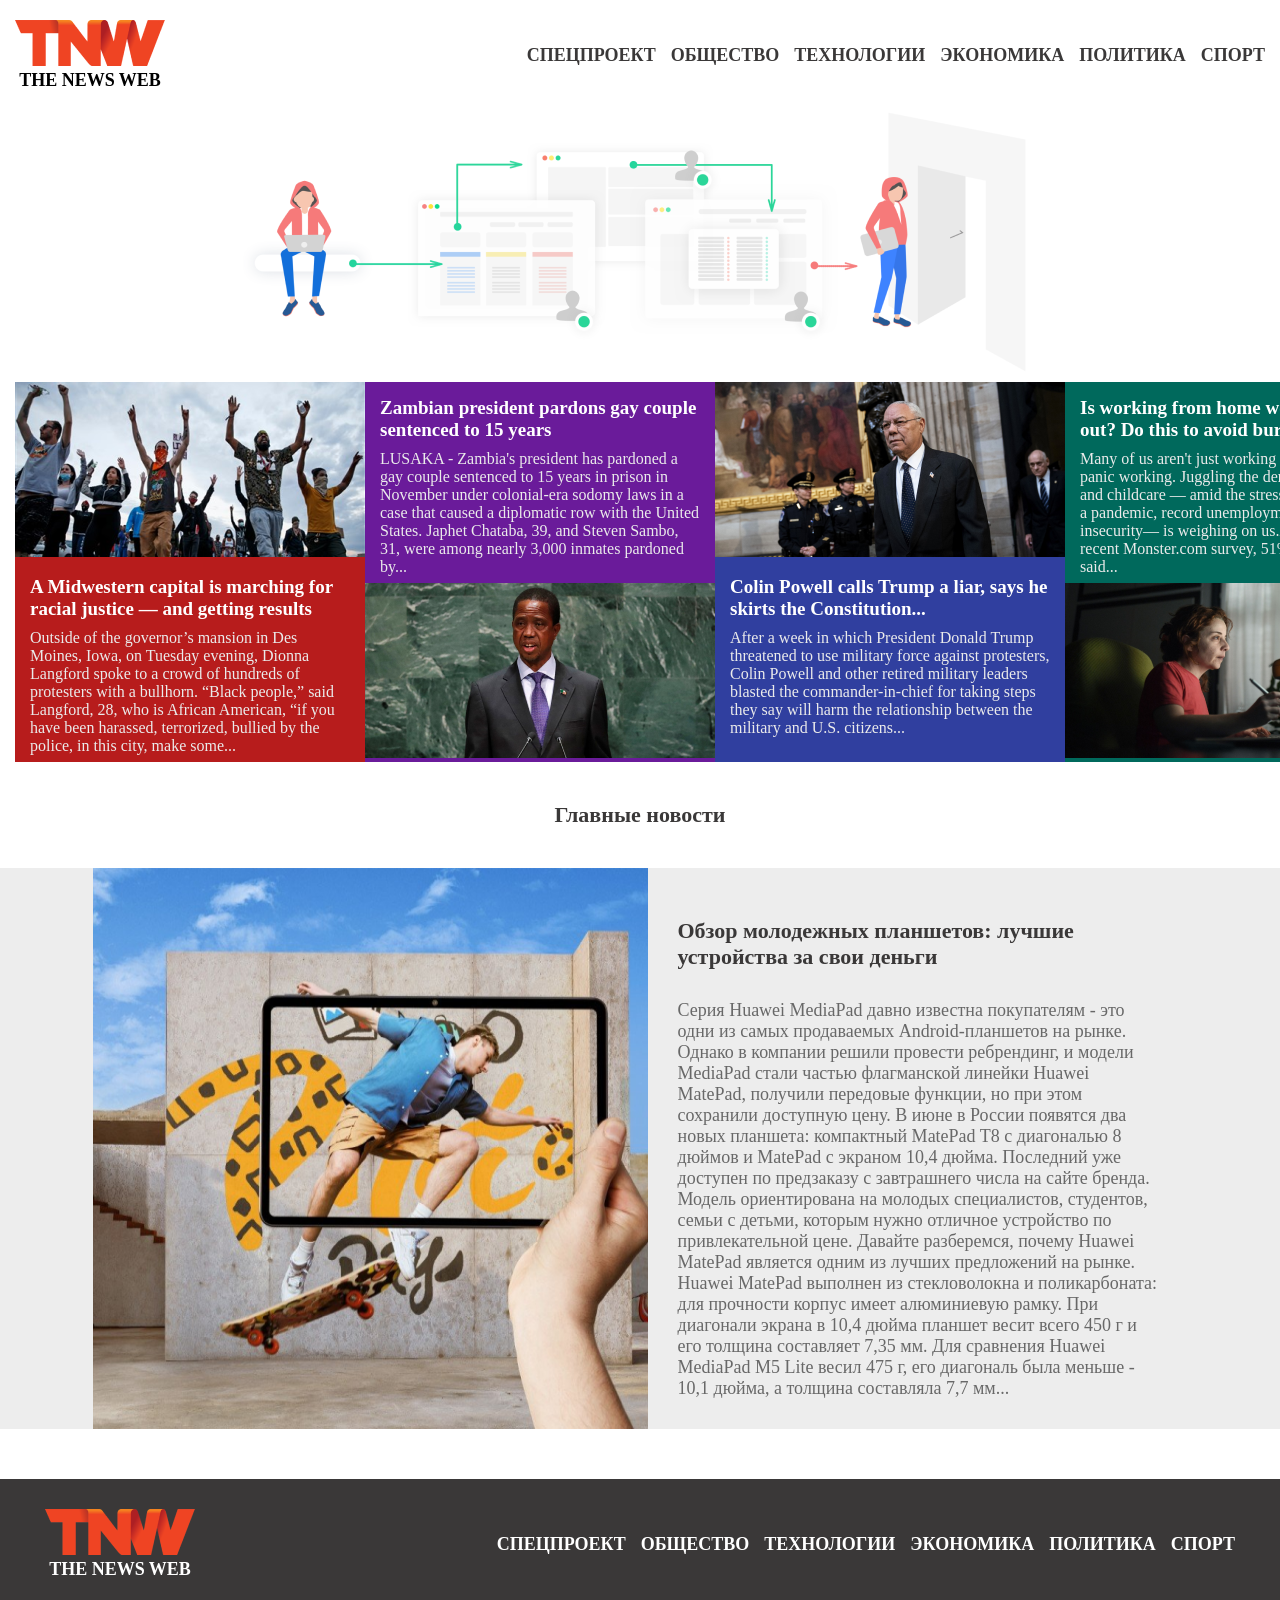
<file: thenewsweb/index.html>
<!-- Baxtiyorov Shavkatjon -->
<!DOCTYPE html>
<html lang="en">

<head>
    <meta charset="UTF-8">
    <meta name="viewport" content="width=device-width, initial-scale=1.0">
    <link rel="stylesheet" href="./style/style.css">
    <title>THE NEWS WEB</title>
</head>

<body>

    <header class="header">

        <nav class="nav container">

            <div class="nav_container">

                <div class="header__block_1">

                    <a href="#!"> <img src="./img/header__logo1.png" alt=""> </a>

                    <p>THE NEWS WEB</p>

                </div>

                <div class="header__block_2">

                    <ul class="list">

                        <li class="link"> <a href="#!">СПЕЦПРОЕКТ</a> </li>
                        <li class="link"> <a href="#!">ОБЩЕСТВО</a> </li>
                        <li class="link"> <a href="#!">ТЕХНОЛОГИИ</a> </li>
                        <li class="link"> <a href="#!">ЭКОНОМИКА</a> </li>
                        <li class="link"> <a href="#!">ПОЛИТИКА</a> </li>
                        <li class="link"> <a href="#!">СПОРТ</a> </li>

                    </ul>

                </div>

            </div>

        </nav>

        <div class="header__img">

            <img src="./img/header__img1.png" alt="">

        </div>

    </header>

    <main class="main">

        <div class="main__block1 container">

            <div class="main__card1">

                <div class="card1__box1">

                    <img src="./img/main__img1.png" alt="">

                </div>

                <div class="card1__box2">

                    <h2 class="h2">A Midwestern capital is marching for racial justice — and getting results</h2>

                    <p class="p">Outside of the governor’s mansion in Des Moines, Iowa, on Tuesday evening, Dionna
                        Langford spoke
                        to a crowd of hundreds of protesters with a bullhorn. “Black people,” said Langford, 28, who is
                        African American, “if you have been harassed, terrorized, bullied by the police, in this city,
                        make some...</p>

                </div>


            </div>

            <div class="main__card2">

                <div class="card2__box1">

                    <h2 class="h2">Zambian president pardons gay couple sentenced to 15 years</h2>

                    <p class="p">LUSAKA - Zambia's president has pardoned a gay couple sentenced to 15 years in prison
                        in November
                        under colonial-era sodomy laws in a case that caused a diplomatic row with the United States.
                        Japhet Chataba, 39, and Steven Sambo, 31, were among nearly 3,000 inmates pardoned by...</p>

                </div>

                <div class="card2__box2">

                    <img src="./img/main__img2.png" alt="">

                </div>


            </div>

            <div class="main__card3">

                <div class="card3__box1">

                    <img src="./img/main__img3.png" alt="">

                </div>

                <div class="card3__box2">

                    <h2 class="h2">Colin Powell calls Trump a liar, says he skirts the Constitution...</h2>

                    <p class="p">After a week in which President Donald Trump threatened to use military force against
                        protesters,
                        Colin Powell and other retired military leaders blasted the commander-in-chief for taking steps
                        they say will harm the relationship between the military and U.S. citizens...</p>

                </div>


            </div>

            <div class="main__card4">

                <div class="card4__box1">

                    <h2 class="h2">Is working from home wearing you out? Do this to avoid burnout</h2>

                    <p class="p">Many of us aren't just working from home, we're panic working. Juggling the demands of
                        work and
                        childcare — amid the stress of living through a pandemic, record unemployment and job
                        insecurity— is weighing on us.According to a recent Monster.com survey, 51% of workers said...
                    </p>

                </div>

                <div class="card4__box2">

                    <img src="./img/main__img4.png" alt="">

                </div>


            </div>

        </div>

        <div class="main__block2">

            <h3>Главные новости</h3>

            <div class="block2__block">

                <div class="block2__block_box">

                    <img src="./img/main__img5.png" alt="">

                    <div class="block2__block_box2">

                        <h4>Обзор молодежных планшетов: лучшие устройства за свои деньги</h4>

                        <p>Серия Huawei MediaPad давно известна покупателям - это одни из самых продаваемых
                            Android-планшетов на рынке. Однако в компании решили провести ребрендинг, и модели MediaPad
                            стали частью флагманской линейки Huawei MatePad, получили передовые функции, но при этом
                            сохранили доступную цену.
                            В июне в России появятся два новых планшета: компактный MatePad T8 с диагональю 8 дюймов и
                            MatePad с экраном 10,4 дюйма. Последний уже доступен по предзаказу с завтрашнего числа на
                            сайте бренда. Модель ориентирована на молодых специалистов, студентов, семьи с детьми,
                            которым нужно отличное устройство по привлекательной цене. Давайте разберемся, почему Huawei
                            MatePad является одним из лучших предложений на рынке. Huawei MatePad выполнен из
                            стекловолокна и поликарбоната: для прочности корпус имеет алюминиевую рамку. При диагонали
                            экрана в 10,4 дюйма планшет весит всего 450 г и его толщина составляет 7,35 мм. Для
                            сравнения Huawei MediaPad M5 Lite весил 475 г, его диагональ была меньше - 10,1 дюйма, а
                            толщина составляла 7,7 мм...</p>

                    </div>

                </div>

            </div>

        </div>

    </main>

    <footer class="footer">

        <div class="footer__block_main">

            <div class="footer__block container">

                <div class="footer__block_1">

                    <a href="#"> <img src="./img/footer__logo1.png" alt=""> </a>

                    <p>THE NEWS WEB</p>

                </div>

                <div class="footer__block_2">

                    <ul class="list">

                        <li class="link"> <a href="#!">СПЕЦПРОЕКТ</a> </li>
                        <li class="link"> <a href="#!">ОБЩЕСТВО</a> </li>
                        <li class="link"> <a href="#!">ТЕХНОЛОГИИ</a> </li>
                        <li class="link"> <a href="#!">ЭКОНОМИКА</a> </li>
                        <li class="link"> <a href="#!">ПОЛИТИКА</a> </li>
                        <li class="link"> <a href="#!">СПОРТ</a> </li>

                    </ul>

                </div>

            </div>

        </div>

    </footer>

</body>

</html>
</file>
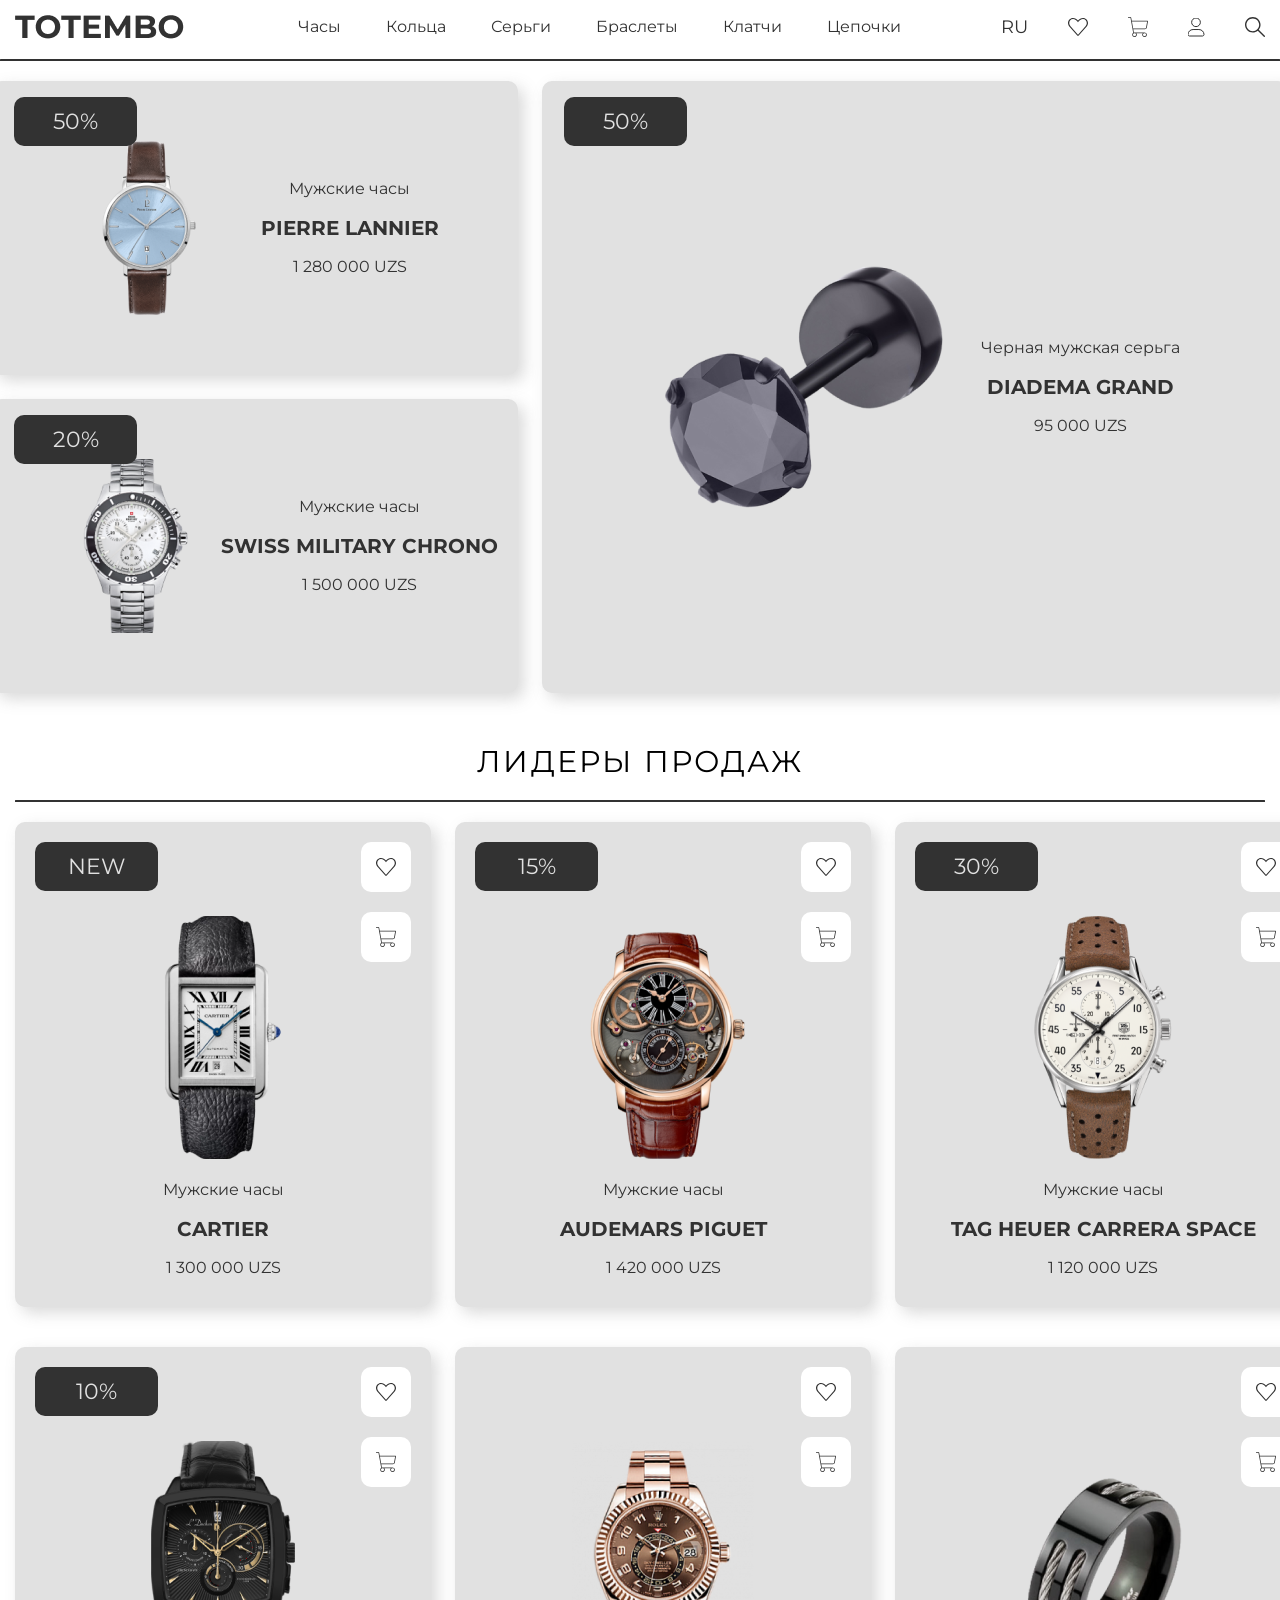
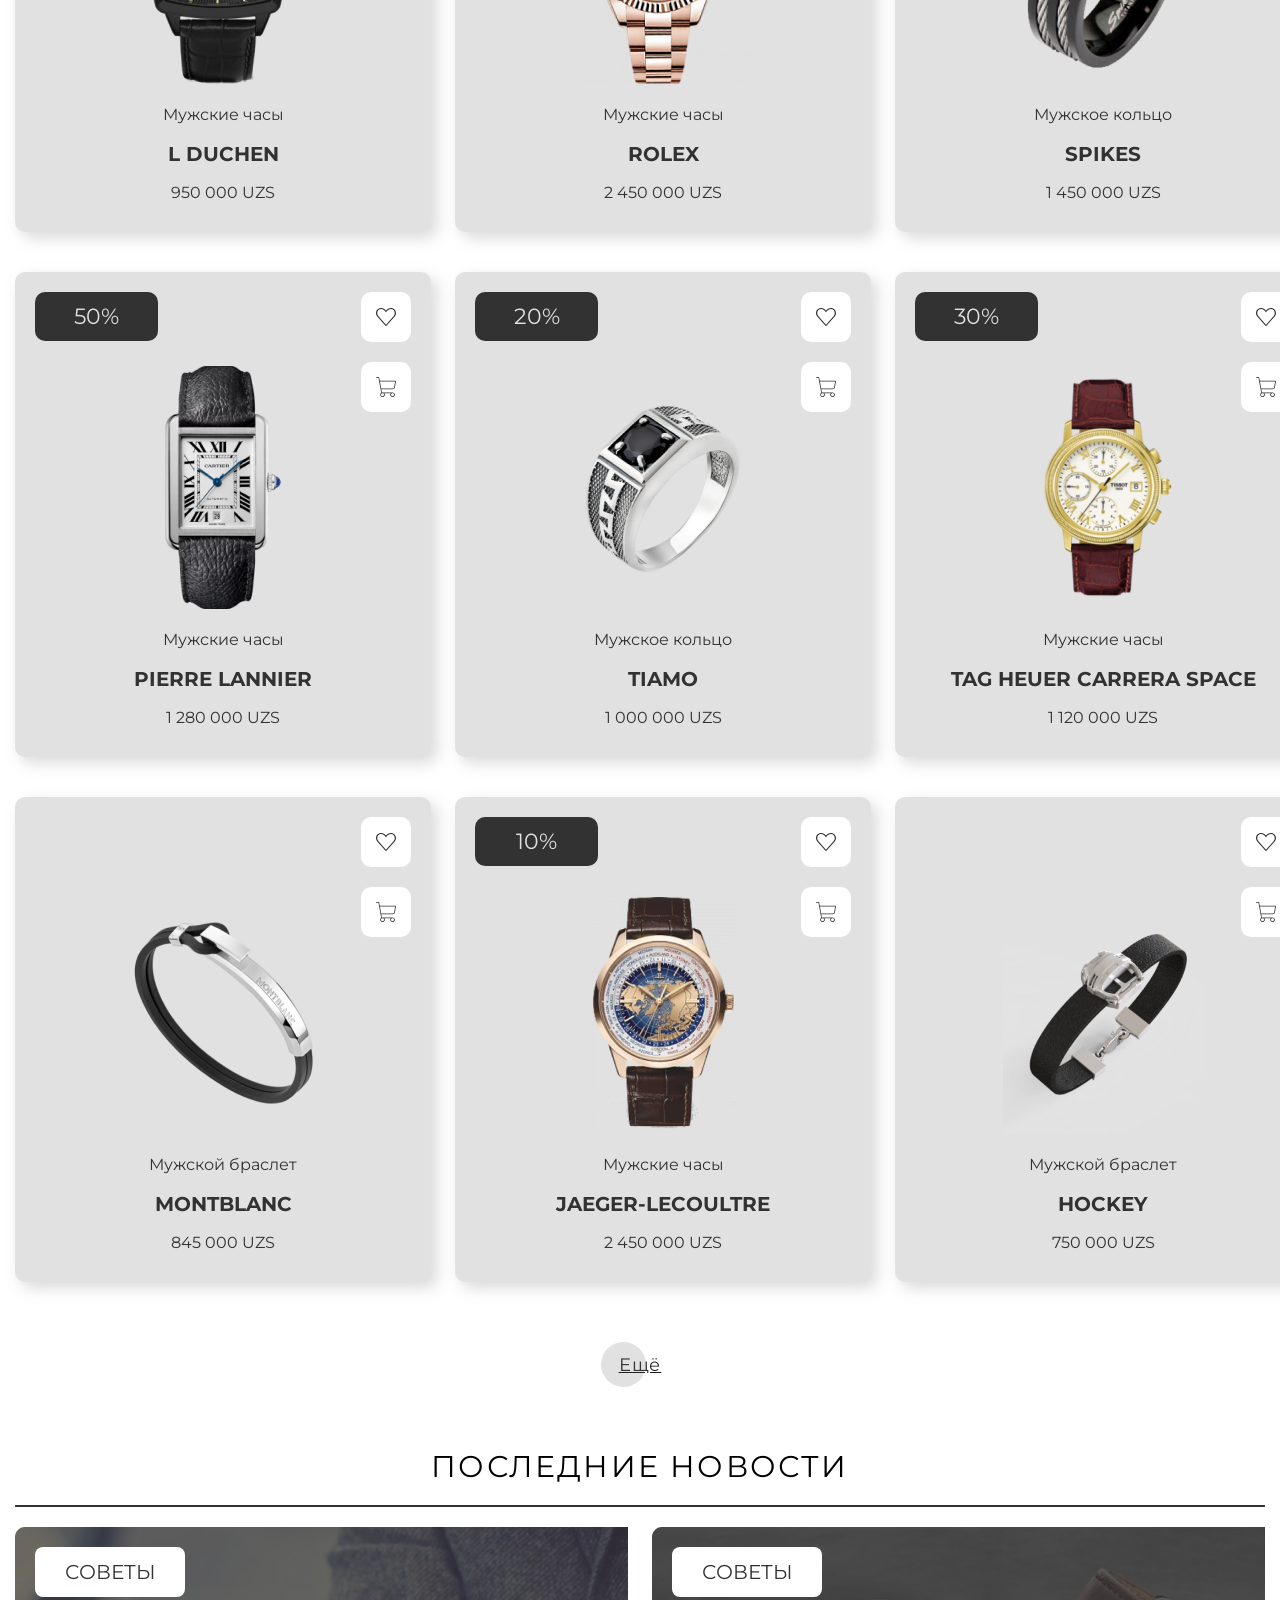
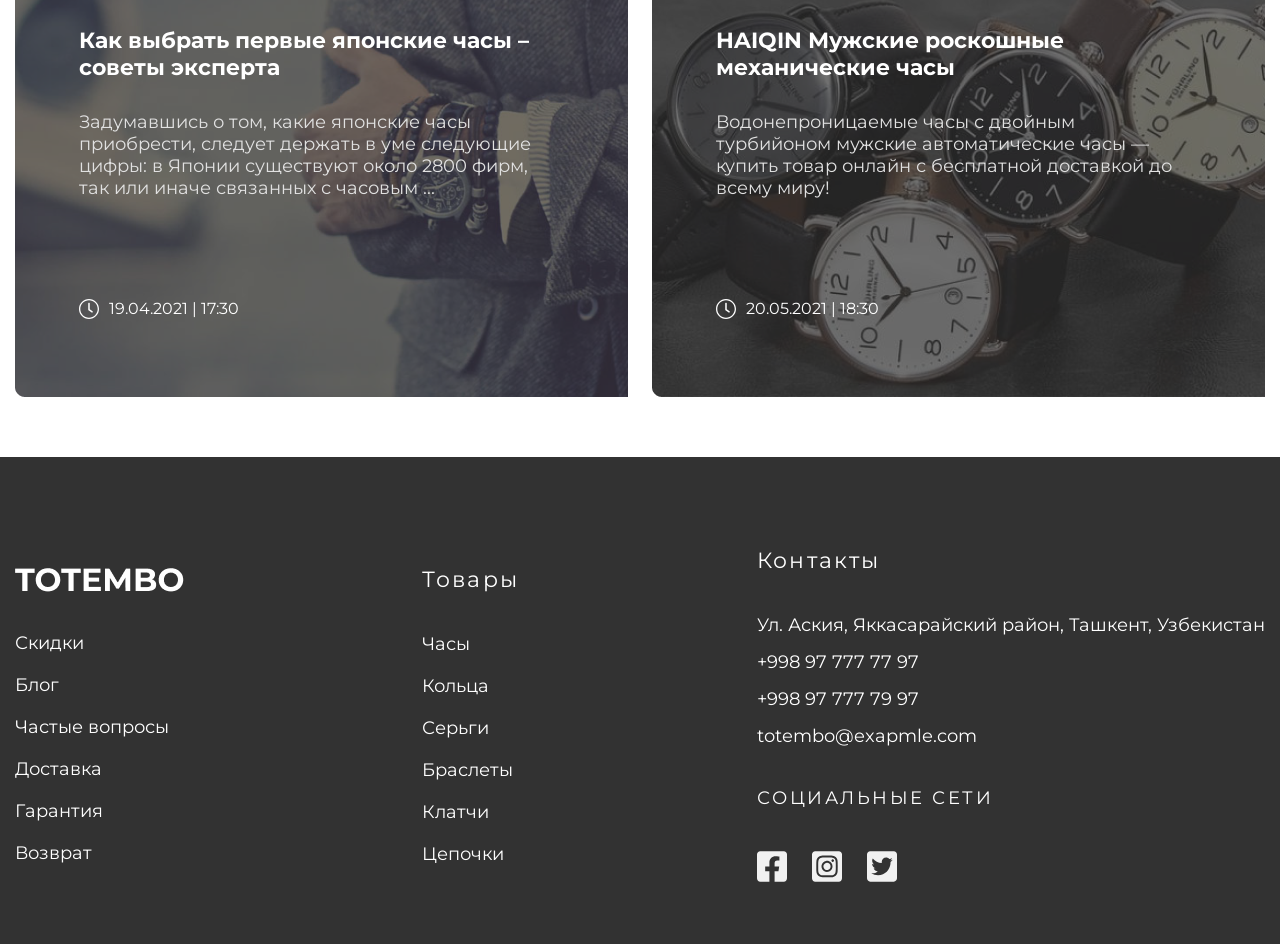
<file: totembo/index.html>
<!DOCTYPE html>
<html lang="en">

<head>
    <meta charset="UTF-8">
    <meta name="viewport" content="width=device-width, initial-scale=1.0">
    <link rel="stylesheet" href="./assets/styles/style.css">
    <title>TOTEMBO</title>
</head>

<body>

    <header class="header">
        <section class="nav-section">
            <nav class="nav container">
                <a class="nav-logo" href="#!">
                    <img src="./assets/images/header-logo.png" alt="logo">
                </a>

                <div class="nav__menu-block">
                    <div class="nav__menu">
                        <ul class="nav-list1-link-block">
                            <li><a class="nav-list1-link sub-title" href="#!">Часы</a></li>
                            <li><a class="nav-list1-link sub-title" href="#!">Кольца</a></li>
                            <li><a class="nav-list1-link sub-title" href="#!">Серьги</a></li>
                            <li><a class="nav-list1-link sub-title" href="#!">Браслеты</a></li>
                            <li><a class="nav-list1-link sub-title" href="#!">Клатчи</a></li>
                            <li><a class="nav-list1-link sub-title" href="#!">Цепочки</a></li>
                        </ul>
                        <button class="nav-list2-button">
                            <div class="nav-list2-button-line">

                            </div>
                        </button>
                    </div>

                    <div class="nav__menu">
                        <ul class="nav-list2">
                            <li><button class="nav-list2-btn">RU</button></li>
                            <li>
                                <a class="nav-list2-link" href="#!">
                                    <div class="nav-list2-transform">
                                        <img src="./assets/images/heart.svg" alt="heart">
                                    </div>

                                </a>
                            </li>
                            <li>
                                <a class="nav-list2-link" href="#!">
                                    <div class="nav-list2-transform">
                                        <img src="./assets/images/basket.svg" alt="basket">
                                    </div>
                                </a>
                            </li>
                            <li>
                                <a class="nav-list2-link" href="#!">
                                    <div class="nav-list2-transform">
                                        <img src="./assets/images/account.svg" alt="account">
                                    </div>
                                </a>
                            </li>
                            <li>
                                <a class="nav-list2-link" href="#!">
                                    <div class="nav-list2-transform">
                                        <img src="./assets/images/search.svg" alt="search">
                                    </div>
                                </a>
                            </li>

                        </ul>
                        <button class="nav-list2-button">
                            <div class="nav-list2-button-line">

                            </div>
                        </button>
                    </div>
                </div>
            </nav>
        </section>

        <section class="header-cards container">
            <div class="box header-card1">
                <div class="header-card1-percentbox percentbox">
                    <p>50%</p>
                </div>
                <img src="./assets/images/PierreLannier.png" alt="">
                <div class="header-card1-content">
                    <p class="header-card1-subTitle sub-title">Мужские часы </p>
                    <h2 class="header-card1-title title">Pierre Lannier</h2>
                    <p class="header-card1-subTitle sub-title">1 280 000 UZS</p>
                </div>
            </div>

            <div class="box header-card2">
                <div class="header-card2-percentbox percentbox">
                    <p>20%</p>
                </div>
                <img src="./assets/images/SwissMilitaryChrono.png" alt="">
                <div class="header-card2-content">
                    <p class="header-card2-subTitle sub-title">Мужские часы </p>
                    <h2 class="header-card2-title title">Swiss Military Chrono</h2>
                    <p class="header-card2-subTitle sub-title">1 500 000 UZS</p>
                </div>
            </div>

            <div class="box header-card3">
                <div class="header-card3-percentbox percentbox">
                    <p>50%</p>
                </div>
                <img src="./assets/images/DiademaGrand.png" alt="">
                <div class="header-card3-content">
                    <p class="header-card3-subTitle sub-title">Черная мужская серьга</p>
                    <h2 class="header-card3-title title">Diadema grand</h2>
                    <p class="header-card3-subTitle sub-title">95 000 UZS</p>
                </div>
            </div>
        </section>
    </header>

    <main class="main">
        <section class="main-up container">
            <h2 class="main-title">Лидеры продаж</h2>
        </section>

        <section class="main-content container">
            <div class="main-card main-card1">
                <div class="main-card-percentbox percentbox">
                    <p>NEW</p>
                </div>

                <div class="main-card1-btns card-buttons">
                    <div class="card-btn-heart">
                        <svg width="20" height="18" viewBox="0 0 20 18" fill="none" xmlns="http://www.w3.org/2000/svg">
                            <path
                                d="M15 0C12.9169 0 11.3406 1.16934 10 2.39125C8.72252 1.0946 7.08314 0 5 0C2.06624 0 0 2.41276 0 5.04376C0 6.45519 0.604379 7.47208 1.26624 8.42677L9.03686 17.3378C9.90938 18.2207 10.0738 18.2207 10.9462 17.3378L18.7343 8.42677C19.5125 7.47208 20 6.45519 20 5.04376C20 2.41279 17.9337 0 15 0ZM17.5 8.1793L10 16.7388L2.5 8.14401C1.60314 6.95138 1.25 6.14674 1.25 5.04376C1.25 2.98847 2.78438 1.13824 5 1.12089C6.82252 1.10654 8.88814 2.88682 10 4.22892C11.0825 2.93346 13.1775 1.12089 15 1.12089C17.1569 1.12089 18.75 2.98847 18.75 5.04376C18.75 6.14674 18.4706 7.01115 17.5 8.1793Z"
                                fill="#323232" />
                        </svg>

                    </div>
                    <div class="card-btn-basket">
                        <svg width="20" height="20" viewBox="0 0 20 20" fill="none" xmlns="http://www.w3.org/2000/svg">
                            <path
                                d="M18.8248 10.7273L19.9938 4.29899C20.0039 4.24357 20.0016 4.18661 19.9873 4.13215C19.9729 4.07768 19.9467 4.02704 19.9106 3.9838C19.8745 3.94056 19.8294 3.90577 19.7784 3.88191C19.7273 3.85804 19.6717 3.84567 19.6153 3.84568H3.78249L3.25557 0.947383C3.20735 0.681471 3.06725 0.440941 2.85973 0.267787C2.65222 0.0946325 2.39047 -0.000145297 2.12019 1.67193e-07H0.384615C0.282608 1.67193e-07 0.18478 0.0405171 0.112651 0.112638C0.0405218 0.184758 0 0.282574 0 0.384568C0 0.486562 0.0405218 0.584378 0.112651 0.656498C0.18478 0.728619 0.282608 0.769136 0.384615 0.769136H2.12019C2.21027 0.769085 2.29751 0.800668 2.36668 0.858373C2.43586 0.916079 2.48256 0.99624 2.49865 1.08487L5.17941 15.8269C4.80236 16.1015 4.51736 16.4838 4.36198 16.9236C4.2066 17.3633 4.18813 17.8398 4.30899 18.2903C4.42986 18.7407 4.6844 19.144 5.03906 19.4469C5.39372 19.7499 5.83186 19.9382 6.29573 19.9872C6.7596 20.0362 7.22742 19.9435 7.63755 19.7214C8.04767 19.4992 8.38085 19.158 8.59317 18.7427C8.80548 18.3274 8.88697 17.8576 8.82689 17.3951C8.76681 16.9326 8.56799 16.4991 8.25662 16.1518H14.8203C14.4683 16.5455 14.2621 17.0481 14.2361 17.5755C14.2101 18.1029 14.366 18.6233 14.6776 19.0496C14.9892 19.476 15.4378 19.7825 15.9482 19.9179C16.4587 20.0533 17.0002 20.0095 17.4822 19.7937C17.9642 19.5779 18.3576 19.2033 18.5966 18.7324C18.8355 18.2615 18.9056 17.7228 18.7952 17.2064C18.6847 16.69 18.4003 16.2272 17.9895 15.8953C17.5788 15.5633 17.0666 15.3824 16.5384 15.3827H5.88037L5.32095 12.3062H16.9328C17.3832 12.3063 17.8194 12.1483 18.1651 11.8598C18.5109 11.5712 18.7444 11.1704 18.8248 10.7273ZM8.07691 17.6901C8.07691 17.9944 7.98668 18.2918 7.81763 18.5447C7.64858 18.7977 7.40831 18.9949 7.12719 19.1113C6.84607 19.2277 6.53674 19.2582 6.23831 19.1988C5.93988 19.1395 5.66575 18.993 5.45059 18.7778C5.23544 18.5627 5.08891 18.2886 5.02955 17.9902C4.97019 17.6918 5.00066 17.3825 5.1171 17.1014C5.23354 16.8204 5.43073 16.5801 5.68373 16.4111C5.93672 16.2421 6.23417 16.1518 6.53845 16.1518C6.94633 16.1523 7.33738 16.3145 7.6258 16.6029C7.91421 16.8913 8.07645 17.2823 8.07691 17.6901ZM18.0769 17.6901C18.0769 17.9944 17.9867 18.2918 17.8176 18.5447C17.6486 18.7977 17.4083 18.9949 17.1272 19.1113C16.8461 19.2277 16.5367 19.2582 16.2383 19.1988C15.9399 19.1395 15.6657 18.993 15.4506 18.7778C15.2354 18.5627 15.0889 18.2886 15.0295 17.9902C14.9702 17.6918 15.0006 17.3825 15.1171 17.1014C15.2335 16.8204 15.4307 16.5801 15.6837 16.4111C15.9367 16.2421 16.2341 16.1518 16.5384 16.1518C16.9463 16.1523 17.3374 16.3145 17.6258 16.6029C17.9142 16.8913 18.0764 17.2823 18.0769 17.6901ZM3.9224 4.61481H19.1545L18.0679 10.5897C18.0197 10.8556 17.8797 11.0961 17.6722 11.2692C17.4648 11.4423 17.2031 11.5371 16.9328 11.537H5.18114L3.9224 4.61481Z"
                                fill="#323232" />
                        </svg>

                    </div>
                </div>

                <img src="./assets/images/Cartier.png" alt="">

                <div class="main-card-content">
                    <p class="main-card1-subTitle sub-title">Мужские часы </p>
                    <h2 class="main-card1-title title">Cartier</h2>
                    <p class="main-card1-subTitle sub-title">1 300 000 UZS</p>
                </div>
            </div>
            <div class="main-card main-card2">
                <div class="main-card-percentbox percentbox">
                    <p>15%</p>
                </div>

                <div class="main-card1-btns card-buttons">
                    <div class="card-btn-heart">
                        <svg width="20" height="18" viewBox="0 0 20 18" fill="none" xmlns="http://www.w3.org/2000/svg">
                            <path
                                d="M15 0C12.9169 0 11.3406 1.16934 10 2.39125C8.72252 1.0946 7.08314 0 5 0C2.06624 0 0 2.41276 0 5.04376C0 6.45519 0.604379 7.47208 1.26624 8.42677L9.03686 17.3378C9.90938 18.2207 10.0738 18.2207 10.9462 17.3378L18.7343 8.42677C19.5125 7.47208 20 6.45519 20 5.04376C20 2.41279 17.9337 0 15 0ZM17.5 8.1793L10 16.7388L2.5 8.14401C1.60314 6.95138 1.25 6.14674 1.25 5.04376C1.25 2.98847 2.78438 1.13824 5 1.12089C6.82252 1.10654 8.88814 2.88682 10 4.22892C11.0825 2.93346 13.1775 1.12089 15 1.12089C17.1569 1.12089 18.75 2.98847 18.75 5.04376C18.75 6.14674 18.4706 7.01115 17.5 8.1793Z"
                                fill="#323232" />
                        </svg>

                    </div>
                    <div class="card-btn-basket">
                        <svg width="20" height="20" viewBox="0 0 20 20" fill="none" xmlns="http://www.w3.org/2000/svg">
                            <path
                                d="M18.8248 10.7273L19.9938 4.29899C20.0039 4.24357 20.0016 4.18661 19.9873 4.13215C19.9729 4.07768 19.9467 4.02704 19.9106 3.9838C19.8745 3.94056 19.8294 3.90577 19.7784 3.88191C19.7273 3.85804 19.6717 3.84567 19.6153 3.84568H3.78249L3.25557 0.947383C3.20735 0.681471 3.06725 0.440941 2.85973 0.267787C2.65222 0.0946325 2.39047 -0.000145297 2.12019 1.67193e-07H0.384615C0.282608 1.67193e-07 0.18478 0.0405171 0.112651 0.112638C0.0405218 0.184758 0 0.282574 0 0.384568C0 0.486562 0.0405218 0.584378 0.112651 0.656498C0.18478 0.728619 0.282608 0.769136 0.384615 0.769136H2.12019C2.21027 0.769085 2.29751 0.800668 2.36668 0.858373C2.43586 0.916079 2.48256 0.99624 2.49865 1.08487L5.17941 15.8269C4.80236 16.1015 4.51736 16.4838 4.36198 16.9236C4.2066 17.3633 4.18813 17.8398 4.30899 18.2903C4.42986 18.7407 4.6844 19.144 5.03906 19.4469C5.39372 19.7499 5.83186 19.9382 6.29573 19.9872C6.7596 20.0362 7.22742 19.9435 7.63755 19.7214C8.04767 19.4992 8.38085 19.158 8.59317 18.7427C8.80548 18.3274 8.88697 17.8576 8.82689 17.3951C8.76681 16.9326 8.56799 16.4991 8.25662 16.1518H14.8203C14.4683 16.5455 14.2621 17.0481 14.2361 17.5755C14.2101 18.1029 14.366 18.6233 14.6776 19.0496C14.9892 19.476 15.4378 19.7825 15.9482 19.9179C16.4587 20.0533 17.0002 20.0095 17.4822 19.7937C17.9642 19.5779 18.3576 19.2033 18.5966 18.7324C18.8355 18.2615 18.9056 17.7228 18.7952 17.2064C18.6847 16.69 18.4003 16.2272 17.9895 15.8953C17.5788 15.5633 17.0666 15.3824 16.5384 15.3827H5.88037L5.32095 12.3062H16.9328C17.3832 12.3063 17.8194 12.1483 18.1651 11.8598C18.5109 11.5712 18.7444 11.1704 18.8248 10.7273ZM8.07691 17.6901C8.07691 17.9944 7.98668 18.2918 7.81763 18.5447C7.64858 18.7977 7.40831 18.9949 7.12719 19.1113C6.84607 19.2277 6.53674 19.2582 6.23831 19.1988C5.93988 19.1395 5.66575 18.993 5.45059 18.7778C5.23544 18.5627 5.08891 18.2886 5.02955 17.9902C4.97019 17.6918 5.00066 17.3825 5.1171 17.1014C5.23354 16.8204 5.43073 16.5801 5.68373 16.4111C5.93672 16.2421 6.23417 16.1518 6.53845 16.1518C6.94633 16.1523 7.33738 16.3145 7.6258 16.6029C7.91421 16.8913 8.07645 17.2823 8.07691 17.6901ZM18.0769 17.6901C18.0769 17.9944 17.9867 18.2918 17.8176 18.5447C17.6486 18.7977 17.4083 18.9949 17.1272 19.1113C16.8461 19.2277 16.5367 19.2582 16.2383 19.1988C15.9399 19.1395 15.6657 18.993 15.4506 18.7778C15.2354 18.5627 15.0889 18.2886 15.0295 17.9902C14.9702 17.6918 15.0006 17.3825 15.1171 17.1014C15.2335 16.8204 15.4307 16.5801 15.6837 16.4111C15.9367 16.2421 16.2341 16.1518 16.5384 16.1518C16.9463 16.1523 17.3374 16.3145 17.6258 16.6029C17.9142 16.8913 18.0764 17.2823 18.0769 17.6901ZM3.9224 4.61481H19.1545L18.0679 10.5897C18.0197 10.8556 17.8797 11.0961 17.6722 11.2692C17.4648 11.4423 17.2031 11.5371 16.9328 11.537H5.18114L3.9224 4.61481Z"
                                fill="#323232" />
                        </svg>

                    </div>
                </div>

                <img src="./assets/images/AudemarsPiguet.png" alt="">

                <div class="main-card-content">
                    <p class="main-card1-subTitle sub-title">Мужские часы </p>
                    <h2 class="main-card1-title title">Audemars Piguet</h2>
                    <p class="main-card1-subTitle sub-title">1 420 000 UZS</p>
                </div>
            </div>
            <div class="main-card main-card3">
                <div class="main-card-percentbox percentbox">
                    <p>30%</p>
                </div>

                <div class="main-card1-btns card-buttons">
                    <div class="card-btn-heart">
                        <svg width="20" height="18" viewBox="0 0 20 18" fill="none" xmlns="http://www.w3.org/2000/svg">
                            <path
                                d="M15 0C12.9169 0 11.3406 1.16934 10 2.39125C8.72252 1.0946 7.08314 0 5 0C2.06624 0 0 2.41276 0 5.04376C0 6.45519 0.604379 7.47208 1.26624 8.42677L9.03686 17.3378C9.90938 18.2207 10.0738 18.2207 10.9462 17.3378L18.7343 8.42677C19.5125 7.47208 20 6.45519 20 5.04376C20 2.41279 17.9337 0 15 0ZM17.5 8.1793L10 16.7388L2.5 8.14401C1.60314 6.95138 1.25 6.14674 1.25 5.04376C1.25 2.98847 2.78438 1.13824 5 1.12089C6.82252 1.10654 8.88814 2.88682 10 4.22892C11.0825 2.93346 13.1775 1.12089 15 1.12089C17.1569 1.12089 18.75 2.98847 18.75 5.04376C18.75 6.14674 18.4706 7.01115 17.5 8.1793Z"
                                fill="#323232" />
                        </svg>

                    </div>
                    <div class="card-btn-basket">
                        <svg width="20" height="20" viewBox="0 0 20 20" fill="none" xmlns="http://www.w3.org/2000/svg">
                            <path
                                d="M18.8248 10.7273L19.9938 4.29899C20.0039 4.24357 20.0016 4.18661 19.9873 4.13215C19.9729 4.07768 19.9467 4.02704 19.9106 3.9838C19.8745 3.94056 19.8294 3.90577 19.7784 3.88191C19.7273 3.85804 19.6717 3.84567 19.6153 3.84568H3.78249L3.25557 0.947383C3.20735 0.681471 3.06725 0.440941 2.85973 0.267787C2.65222 0.0946325 2.39047 -0.000145297 2.12019 1.67193e-07H0.384615C0.282608 1.67193e-07 0.18478 0.0405171 0.112651 0.112638C0.0405218 0.184758 0 0.282574 0 0.384568C0 0.486562 0.0405218 0.584378 0.112651 0.656498C0.18478 0.728619 0.282608 0.769136 0.384615 0.769136H2.12019C2.21027 0.769085 2.29751 0.800668 2.36668 0.858373C2.43586 0.916079 2.48256 0.99624 2.49865 1.08487L5.17941 15.8269C4.80236 16.1015 4.51736 16.4838 4.36198 16.9236C4.2066 17.3633 4.18813 17.8398 4.30899 18.2903C4.42986 18.7407 4.6844 19.144 5.03906 19.4469C5.39372 19.7499 5.83186 19.9382 6.29573 19.9872C6.7596 20.0362 7.22742 19.9435 7.63755 19.7214C8.04767 19.4992 8.38085 19.158 8.59317 18.7427C8.80548 18.3274 8.88697 17.8576 8.82689 17.3951C8.76681 16.9326 8.56799 16.4991 8.25662 16.1518H14.8203C14.4683 16.5455 14.2621 17.0481 14.2361 17.5755C14.2101 18.1029 14.366 18.6233 14.6776 19.0496C14.9892 19.476 15.4378 19.7825 15.9482 19.9179C16.4587 20.0533 17.0002 20.0095 17.4822 19.7937C17.9642 19.5779 18.3576 19.2033 18.5966 18.7324C18.8355 18.2615 18.9056 17.7228 18.7952 17.2064C18.6847 16.69 18.4003 16.2272 17.9895 15.8953C17.5788 15.5633 17.0666 15.3824 16.5384 15.3827H5.88037L5.32095 12.3062H16.9328C17.3832 12.3063 17.8194 12.1483 18.1651 11.8598C18.5109 11.5712 18.7444 11.1704 18.8248 10.7273ZM8.07691 17.6901C8.07691 17.9944 7.98668 18.2918 7.81763 18.5447C7.64858 18.7977 7.40831 18.9949 7.12719 19.1113C6.84607 19.2277 6.53674 19.2582 6.23831 19.1988C5.93988 19.1395 5.66575 18.993 5.45059 18.7778C5.23544 18.5627 5.08891 18.2886 5.02955 17.9902C4.97019 17.6918 5.00066 17.3825 5.1171 17.1014C5.23354 16.8204 5.43073 16.5801 5.68373 16.4111C5.93672 16.2421 6.23417 16.1518 6.53845 16.1518C6.94633 16.1523 7.33738 16.3145 7.6258 16.6029C7.91421 16.8913 8.07645 17.2823 8.07691 17.6901ZM18.0769 17.6901C18.0769 17.9944 17.9867 18.2918 17.8176 18.5447C17.6486 18.7977 17.4083 18.9949 17.1272 19.1113C16.8461 19.2277 16.5367 19.2582 16.2383 19.1988C15.9399 19.1395 15.6657 18.993 15.4506 18.7778C15.2354 18.5627 15.0889 18.2886 15.0295 17.9902C14.9702 17.6918 15.0006 17.3825 15.1171 17.1014C15.2335 16.8204 15.4307 16.5801 15.6837 16.4111C15.9367 16.2421 16.2341 16.1518 16.5384 16.1518C16.9463 16.1523 17.3374 16.3145 17.6258 16.6029C17.9142 16.8913 18.0764 17.2823 18.0769 17.6901ZM3.9224 4.61481H19.1545L18.0679 10.5897C18.0197 10.8556 17.8797 11.0961 17.6722 11.2692C17.4648 11.4423 17.2031 11.5371 16.9328 11.537H5.18114L3.9224 4.61481Z"
                                fill="#323232" />
                        </svg>

                    </div>
                </div>

                <img src="./assets/images/TagHeuerCarreraSpace.png" alt="">

                <div class="main-card-content">
                    <p class="main-card1-subTitle sub-title">Мужские часы </p>
                    <h2 class="main-card1-title title"> Tag Heuer Carrera Space</h2>
                    <p class="main-card1-subTitle sub-title">1 120 000 UZS</p>
                </div>
            </div>
            <div class="main-card main-card4">
                <div class="main-card-percentbox percentbox">
                    <p>10%</p>
                </div>

                <div class="main-card1-btns card-buttons">
                    <div class="card-btn-heart">
                        <svg width="20" height="18" viewBox="0 0 20 18" fill="none" xmlns="http://www.w3.org/2000/svg">
                            <path
                                d="M15 0C12.9169 0 11.3406 1.16934 10 2.39125C8.72252 1.0946 7.08314 0 5 0C2.06624 0 0 2.41276 0 5.04376C0 6.45519 0.604379 7.47208 1.26624 8.42677L9.03686 17.3378C9.90938 18.2207 10.0738 18.2207 10.9462 17.3378L18.7343 8.42677C19.5125 7.47208 20 6.45519 20 5.04376C20 2.41279 17.9337 0 15 0ZM17.5 8.1793L10 16.7388L2.5 8.14401C1.60314 6.95138 1.25 6.14674 1.25 5.04376C1.25 2.98847 2.78438 1.13824 5 1.12089C6.82252 1.10654 8.88814 2.88682 10 4.22892C11.0825 2.93346 13.1775 1.12089 15 1.12089C17.1569 1.12089 18.75 2.98847 18.75 5.04376C18.75 6.14674 18.4706 7.01115 17.5 8.1793Z"
                                fill="#323232" />
                        </svg>

                    </div>
                    <div class="card-btn-basket">
                        <svg width="20" height="20" viewBox="0 0 20 20" fill="none" xmlns="http://www.w3.org/2000/svg">
                            <path
                                d="M18.8248 10.7273L19.9938 4.29899C20.0039 4.24357 20.0016 4.18661 19.9873 4.13215C19.9729 4.07768 19.9467 4.02704 19.9106 3.9838C19.8745 3.94056 19.8294 3.90577 19.7784 3.88191C19.7273 3.85804 19.6717 3.84567 19.6153 3.84568H3.78249L3.25557 0.947383C3.20735 0.681471 3.06725 0.440941 2.85973 0.267787C2.65222 0.0946325 2.39047 -0.000145297 2.12019 1.67193e-07H0.384615C0.282608 1.67193e-07 0.18478 0.0405171 0.112651 0.112638C0.0405218 0.184758 0 0.282574 0 0.384568C0 0.486562 0.0405218 0.584378 0.112651 0.656498C0.18478 0.728619 0.282608 0.769136 0.384615 0.769136H2.12019C2.21027 0.769085 2.29751 0.800668 2.36668 0.858373C2.43586 0.916079 2.48256 0.99624 2.49865 1.08487L5.17941 15.8269C4.80236 16.1015 4.51736 16.4838 4.36198 16.9236C4.2066 17.3633 4.18813 17.8398 4.30899 18.2903C4.42986 18.7407 4.6844 19.144 5.03906 19.4469C5.39372 19.7499 5.83186 19.9382 6.29573 19.9872C6.7596 20.0362 7.22742 19.9435 7.63755 19.7214C8.04767 19.4992 8.38085 19.158 8.59317 18.7427C8.80548 18.3274 8.88697 17.8576 8.82689 17.3951C8.76681 16.9326 8.56799 16.4991 8.25662 16.1518H14.8203C14.4683 16.5455 14.2621 17.0481 14.2361 17.5755C14.2101 18.1029 14.366 18.6233 14.6776 19.0496C14.9892 19.476 15.4378 19.7825 15.9482 19.9179C16.4587 20.0533 17.0002 20.0095 17.4822 19.7937C17.9642 19.5779 18.3576 19.2033 18.5966 18.7324C18.8355 18.2615 18.9056 17.7228 18.7952 17.2064C18.6847 16.69 18.4003 16.2272 17.9895 15.8953C17.5788 15.5633 17.0666 15.3824 16.5384 15.3827H5.88037L5.32095 12.3062H16.9328C17.3832 12.3063 17.8194 12.1483 18.1651 11.8598C18.5109 11.5712 18.7444 11.1704 18.8248 10.7273ZM8.07691 17.6901C8.07691 17.9944 7.98668 18.2918 7.81763 18.5447C7.64858 18.7977 7.40831 18.9949 7.12719 19.1113C6.84607 19.2277 6.53674 19.2582 6.23831 19.1988C5.93988 19.1395 5.66575 18.993 5.45059 18.7778C5.23544 18.5627 5.08891 18.2886 5.02955 17.9902C4.97019 17.6918 5.00066 17.3825 5.1171 17.1014C5.23354 16.8204 5.43073 16.5801 5.68373 16.4111C5.93672 16.2421 6.23417 16.1518 6.53845 16.1518C6.94633 16.1523 7.33738 16.3145 7.6258 16.6029C7.91421 16.8913 8.07645 17.2823 8.07691 17.6901ZM18.0769 17.6901C18.0769 17.9944 17.9867 18.2918 17.8176 18.5447C17.6486 18.7977 17.4083 18.9949 17.1272 19.1113C16.8461 19.2277 16.5367 19.2582 16.2383 19.1988C15.9399 19.1395 15.6657 18.993 15.4506 18.7778C15.2354 18.5627 15.0889 18.2886 15.0295 17.9902C14.9702 17.6918 15.0006 17.3825 15.1171 17.1014C15.2335 16.8204 15.4307 16.5801 15.6837 16.4111C15.9367 16.2421 16.2341 16.1518 16.5384 16.1518C16.9463 16.1523 17.3374 16.3145 17.6258 16.6029C17.9142 16.8913 18.0764 17.2823 18.0769 17.6901ZM3.9224 4.61481H19.1545L18.0679 10.5897C18.0197 10.8556 17.8797 11.0961 17.6722 11.2692C17.4648 11.4423 17.2031 11.5371 16.9328 11.537H5.18114L3.9224 4.61481Z"
                                fill="#323232" />
                        </svg>

                    </div>
                </div>

                <img src="./assets/images/LDuchen.png" alt="">

                <div class="main-card-content">
                    <p class="main-card1-subTitle sub-title">Мужские часы </p>
                    <h2 class="main-card1-title title">L Duchen</h2>
                    <p class="main-card1-subTitle sub-title">950 000 UZS</p>
                </div>
            </div>
            <div class="main-card main-card5">

                <div class="main-card1-btns card-buttons">
                    <div class="card-btn-heart">
                        <svg width="20" height="18" viewBox="0 0 20 18" fill="none" xmlns="http://www.w3.org/2000/svg">
                            <path
                                d="M15 0C12.9169 0 11.3406 1.16934 10 2.39125C8.72252 1.0946 7.08314 0 5 0C2.06624 0 0 2.41276 0 5.04376C0 6.45519 0.604379 7.47208 1.26624 8.42677L9.03686 17.3378C9.90938 18.2207 10.0738 18.2207 10.9462 17.3378L18.7343 8.42677C19.5125 7.47208 20 6.45519 20 5.04376C20 2.41279 17.9337 0 15 0ZM17.5 8.1793L10 16.7388L2.5 8.14401C1.60314 6.95138 1.25 6.14674 1.25 5.04376C1.25 2.98847 2.78438 1.13824 5 1.12089C6.82252 1.10654 8.88814 2.88682 10 4.22892C11.0825 2.93346 13.1775 1.12089 15 1.12089C17.1569 1.12089 18.75 2.98847 18.75 5.04376C18.75 6.14674 18.4706 7.01115 17.5 8.1793Z"
                                fill="#323232" />
                        </svg>

                    </div>
                    <div class="card-btn-basket">
                        <svg width="20" height="20" viewBox="0 0 20 20" fill="none" xmlns="http://www.w3.org/2000/svg">
                            <path
                                d="M18.8248 10.7273L19.9938 4.29899C20.0039 4.24357 20.0016 4.18661 19.9873 4.13215C19.9729 4.07768 19.9467 4.02704 19.9106 3.9838C19.8745 3.94056 19.8294 3.90577 19.7784 3.88191C19.7273 3.85804 19.6717 3.84567 19.6153 3.84568H3.78249L3.25557 0.947383C3.20735 0.681471 3.06725 0.440941 2.85973 0.267787C2.65222 0.0946325 2.39047 -0.000145297 2.12019 1.67193e-07H0.384615C0.282608 1.67193e-07 0.18478 0.0405171 0.112651 0.112638C0.0405218 0.184758 0 0.282574 0 0.384568C0 0.486562 0.0405218 0.584378 0.112651 0.656498C0.18478 0.728619 0.282608 0.769136 0.384615 0.769136H2.12019C2.21027 0.769085 2.29751 0.800668 2.36668 0.858373C2.43586 0.916079 2.48256 0.99624 2.49865 1.08487L5.17941 15.8269C4.80236 16.1015 4.51736 16.4838 4.36198 16.9236C4.2066 17.3633 4.18813 17.8398 4.30899 18.2903C4.42986 18.7407 4.6844 19.144 5.03906 19.4469C5.39372 19.7499 5.83186 19.9382 6.29573 19.9872C6.7596 20.0362 7.22742 19.9435 7.63755 19.7214C8.04767 19.4992 8.38085 19.158 8.59317 18.7427C8.80548 18.3274 8.88697 17.8576 8.82689 17.3951C8.76681 16.9326 8.56799 16.4991 8.25662 16.1518H14.8203C14.4683 16.5455 14.2621 17.0481 14.2361 17.5755C14.2101 18.1029 14.366 18.6233 14.6776 19.0496C14.9892 19.476 15.4378 19.7825 15.9482 19.9179C16.4587 20.0533 17.0002 20.0095 17.4822 19.7937C17.9642 19.5779 18.3576 19.2033 18.5966 18.7324C18.8355 18.2615 18.9056 17.7228 18.7952 17.2064C18.6847 16.69 18.4003 16.2272 17.9895 15.8953C17.5788 15.5633 17.0666 15.3824 16.5384 15.3827H5.88037L5.32095 12.3062H16.9328C17.3832 12.3063 17.8194 12.1483 18.1651 11.8598C18.5109 11.5712 18.7444 11.1704 18.8248 10.7273ZM8.07691 17.6901C8.07691 17.9944 7.98668 18.2918 7.81763 18.5447C7.64858 18.7977 7.40831 18.9949 7.12719 19.1113C6.84607 19.2277 6.53674 19.2582 6.23831 19.1988C5.93988 19.1395 5.66575 18.993 5.45059 18.7778C5.23544 18.5627 5.08891 18.2886 5.02955 17.9902C4.97019 17.6918 5.00066 17.3825 5.1171 17.1014C5.23354 16.8204 5.43073 16.5801 5.68373 16.4111C5.93672 16.2421 6.23417 16.1518 6.53845 16.1518C6.94633 16.1523 7.33738 16.3145 7.6258 16.6029C7.91421 16.8913 8.07645 17.2823 8.07691 17.6901ZM18.0769 17.6901C18.0769 17.9944 17.9867 18.2918 17.8176 18.5447C17.6486 18.7977 17.4083 18.9949 17.1272 19.1113C16.8461 19.2277 16.5367 19.2582 16.2383 19.1988C15.9399 19.1395 15.6657 18.993 15.4506 18.7778C15.2354 18.5627 15.0889 18.2886 15.0295 17.9902C14.9702 17.6918 15.0006 17.3825 15.1171 17.1014C15.2335 16.8204 15.4307 16.5801 15.6837 16.4111C15.9367 16.2421 16.2341 16.1518 16.5384 16.1518C16.9463 16.1523 17.3374 16.3145 17.6258 16.6029C17.9142 16.8913 18.0764 17.2823 18.0769 17.6901ZM3.9224 4.61481H19.1545L18.0679 10.5897C18.0197 10.8556 17.8797 11.0961 17.6722 11.2692C17.4648 11.4423 17.2031 11.5371 16.9328 11.537H5.18114L3.9224 4.61481Z"
                                fill="#323232" />
                        </svg>

                    </div>
                </div>

                <img src="./assets/images/Rolex.png" alt="">

                <div class="main-card-content">
                    <p class="main-card1-subTitle sub-title">Мужские часы </p>
                    <h2 class="main-card1-title title">Rolex</h2>
                    <p class="main-card1-subTitle sub-title">2 450 000 UZS</p>
                </div>
            </div>
            <div class="main-card main-card6">

                <div class="main-card1-btns card-buttons">
                    <div class="card-btn-heart">
                        <svg width="20" height="18" viewBox="0 0 20 18" fill="none" xmlns="http://www.w3.org/2000/svg">
                            <path
                                d="M15 0C12.9169 0 11.3406 1.16934 10 2.39125C8.72252 1.0946 7.08314 0 5 0C2.06624 0 0 2.41276 0 5.04376C0 6.45519 0.604379 7.47208 1.26624 8.42677L9.03686 17.3378C9.90938 18.2207 10.0738 18.2207 10.9462 17.3378L18.7343 8.42677C19.5125 7.47208 20 6.45519 20 5.04376C20 2.41279 17.9337 0 15 0ZM17.5 8.1793L10 16.7388L2.5 8.14401C1.60314 6.95138 1.25 6.14674 1.25 5.04376C1.25 2.98847 2.78438 1.13824 5 1.12089C6.82252 1.10654 8.88814 2.88682 10 4.22892C11.0825 2.93346 13.1775 1.12089 15 1.12089C17.1569 1.12089 18.75 2.98847 18.75 5.04376C18.75 6.14674 18.4706 7.01115 17.5 8.1793Z"
                                fill="#323232" />
                        </svg>

                    </div>
                    <div class="card-btn-basket">
                        <svg width="20" height="20" viewBox="0 0 20 20" fill="none" xmlns="http://www.w3.org/2000/svg">
                            <path
                                d="M18.8248 10.7273L19.9938 4.29899C20.0039 4.24357 20.0016 4.18661 19.9873 4.13215C19.9729 4.07768 19.9467 4.02704 19.9106 3.9838C19.8745 3.94056 19.8294 3.90577 19.7784 3.88191C19.7273 3.85804 19.6717 3.84567 19.6153 3.84568H3.78249L3.25557 0.947383C3.20735 0.681471 3.06725 0.440941 2.85973 0.267787C2.65222 0.0946325 2.39047 -0.000145297 2.12019 1.67193e-07H0.384615C0.282608 1.67193e-07 0.18478 0.0405171 0.112651 0.112638C0.0405218 0.184758 0 0.282574 0 0.384568C0 0.486562 0.0405218 0.584378 0.112651 0.656498C0.18478 0.728619 0.282608 0.769136 0.384615 0.769136H2.12019C2.21027 0.769085 2.29751 0.800668 2.36668 0.858373C2.43586 0.916079 2.48256 0.99624 2.49865 1.08487L5.17941 15.8269C4.80236 16.1015 4.51736 16.4838 4.36198 16.9236C4.2066 17.3633 4.18813 17.8398 4.30899 18.2903C4.42986 18.7407 4.6844 19.144 5.03906 19.4469C5.39372 19.7499 5.83186 19.9382 6.29573 19.9872C6.7596 20.0362 7.22742 19.9435 7.63755 19.7214C8.04767 19.4992 8.38085 19.158 8.59317 18.7427C8.80548 18.3274 8.88697 17.8576 8.82689 17.3951C8.76681 16.9326 8.56799 16.4991 8.25662 16.1518H14.8203C14.4683 16.5455 14.2621 17.0481 14.2361 17.5755C14.2101 18.1029 14.366 18.6233 14.6776 19.0496C14.9892 19.476 15.4378 19.7825 15.9482 19.9179C16.4587 20.0533 17.0002 20.0095 17.4822 19.7937C17.9642 19.5779 18.3576 19.2033 18.5966 18.7324C18.8355 18.2615 18.9056 17.7228 18.7952 17.2064C18.6847 16.69 18.4003 16.2272 17.9895 15.8953C17.5788 15.5633 17.0666 15.3824 16.5384 15.3827H5.88037L5.32095 12.3062H16.9328C17.3832 12.3063 17.8194 12.1483 18.1651 11.8598C18.5109 11.5712 18.7444 11.1704 18.8248 10.7273ZM8.07691 17.6901C8.07691 17.9944 7.98668 18.2918 7.81763 18.5447C7.64858 18.7977 7.40831 18.9949 7.12719 19.1113C6.84607 19.2277 6.53674 19.2582 6.23831 19.1988C5.93988 19.1395 5.66575 18.993 5.45059 18.7778C5.23544 18.5627 5.08891 18.2886 5.02955 17.9902C4.97019 17.6918 5.00066 17.3825 5.1171 17.1014C5.23354 16.8204 5.43073 16.5801 5.68373 16.4111C5.93672 16.2421 6.23417 16.1518 6.53845 16.1518C6.94633 16.1523 7.33738 16.3145 7.6258 16.6029C7.91421 16.8913 8.07645 17.2823 8.07691 17.6901ZM18.0769 17.6901C18.0769 17.9944 17.9867 18.2918 17.8176 18.5447C17.6486 18.7977 17.4083 18.9949 17.1272 19.1113C16.8461 19.2277 16.5367 19.2582 16.2383 19.1988C15.9399 19.1395 15.6657 18.993 15.4506 18.7778C15.2354 18.5627 15.0889 18.2886 15.0295 17.9902C14.9702 17.6918 15.0006 17.3825 15.1171 17.1014C15.2335 16.8204 15.4307 16.5801 15.6837 16.4111C15.9367 16.2421 16.2341 16.1518 16.5384 16.1518C16.9463 16.1523 17.3374 16.3145 17.6258 16.6029C17.9142 16.8913 18.0764 17.2823 18.0769 17.6901ZM3.9224 4.61481H19.1545L18.0679 10.5897C18.0197 10.8556 17.8797 11.0961 17.6722 11.2692C17.4648 11.4423 17.2031 11.5371 16.9328 11.537H5.18114L3.9224 4.61481Z"
                                fill="#323232" />
                        </svg>

                    </div>
                </div>

                <img src="./assets/images/Spikes.png" alt="">

                <div class="main-card-content">
                    <p class="main-card1-subTitle sub-title">Мужское кольцо </p>
                    <h2 class="main-card1-title title">Spikes</h2>
                    <p class="main-card1-subTitle sub-title">1 450 000 UZS</p>
                </div>
            </div>
            <div class="main-card main-card7">
                <div class="main-card-percentbox percentbox">
                    <p>50%</p>
                </div>

                <div class="main-card7-btns card-buttons">
                    <div class="card-btn-heart">
                        <svg width="20" height="18" viewBox="0 0 20 18" fill="none" xmlns="http://www.w3.org/2000/svg">
                            <path
                                d="M15 0C12.9169 0 11.3406 1.16934 10 2.39125C8.72252 1.0946 7.08314 0 5 0C2.06624 0 0 2.41276 0 5.04376C0 6.45519 0.604379 7.47208 1.26624 8.42677L9.03686 17.3378C9.90938 18.2207 10.0738 18.2207 10.9462 17.3378L18.7343 8.42677C19.5125 7.47208 20 6.45519 20 5.04376C20 2.41279 17.9337 0 15 0ZM17.5 8.1793L10 16.7388L2.5 8.14401C1.60314 6.95138 1.25 6.14674 1.25 5.04376C1.25 2.98847 2.78438 1.13824 5 1.12089C6.82252 1.10654 8.88814 2.88682 10 4.22892C11.0825 2.93346 13.1775 1.12089 15 1.12089C17.1569 1.12089 18.75 2.98847 18.75 5.04376C18.75 6.14674 18.4706 7.01115 17.5 8.1793Z"
                                fill="#323232" />
                        </svg>

                    </div>
                    <div class="card-btn-basket">
                        <svg width="20" height="20" viewBox="0 0 20 20" fill="none" xmlns="http://www.w3.org/2000/svg">
                            <path
                                d="M18.8248 10.7273L19.9938 4.29899C20.0039 4.24357 20.0016 4.18661 19.9873 4.13215C19.9729 4.07768 19.9467 4.02704 19.9106 3.9838C19.8745 3.94056 19.8294 3.90577 19.7784 3.88191C19.7273 3.85804 19.6717 3.84567 19.6153 3.84568H3.78249L3.25557 0.947383C3.20735 0.681471 3.06725 0.440941 2.85973 0.267787C2.65222 0.0946325 2.39047 -0.000145297 2.12019 1.67193e-07H0.384615C0.282608 1.67193e-07 0.18478 0.0405171 0.112651 0.112638C0.0405218 0.184758 0 0.282574 0 0.384568C0 0.486562 0.0405218 0.584378 0.112651 0.656498C0.18478 0.728619 0.282608 0.769136 0.384615 0.769136H2.12019C2.21027 0.769085 2.29751 0.800668 2.36668 0.858373C2.43586 0.916079 2.48256 0.99624 2.49865 1.08487L5.17941 15.8269C4.80236 16.1015 4.51736 16.4838 4.36198 16.9236C4.2066 17.3633 4.18813 17.8398 4.30899 18.2903C4.42986 18.7407 4.6844 19.144 5.03906 19.4469C5.39372 19.7499 5.83186 19.9382 6.29573 19.9872C6.7596 20.0362 7.22742 19.9435 7.63755 19.7214C8.04767 19.4992 8.38085 19.158 8.59317 18.7427C8.80548 18.3274 8.88697 17.8576 8.82689 17.3951C8.76681 16.9326 8.56799 16.4991 8.25662 16.1518H14.8203C14.4683 16.5455 14.2621 17.0481 14.2361 17.5755C14.2101 18.1029 14.366 18.6233 14.6776 19.0496C14.9892 19.476 15.4378 19.7825 15.9482 19.9179C16.4587 20.0533 17.0002 20.0095 17.4822 19.7937C17.9642 19.5779 18.3576 19.2033 18.5966 18.7324C18.8355 18.2615 18.9056 17.7228 18.7952 17.2064C18.6847 16.69 18.4003 16.2272 17.9895 15.8953C17.5788 15.5633 17.0666 15.3824 16.5384 15.3827H5.88037L5.32095 12.3062H16.9328C17.3832 12.3063 17.8194 12.1483 18.1651 11.8598C18.5109 11.5712 18.7444 11.1704 18.8248 10.7273ZM8.07691 17.6901C8.07691 17.9944 7.98668 18.2918 7.81763 18.5447C7.64858 18.7977 7.40831 18.9949 7.12719 19.1113C6.84607 19.2277 6.53674 19.2582 6.23831 19.1988C5.93988 19.1395 5.66575 18.993 5.45059 18.7778C5.23544 18.5627 5.08891 18.2886 5.02955 17.9902C4.97019 17.6918 5.00066 17.3825 5.1171 17.1014C5.23354 16.8204 5.43073 16.5801 5.68373 16.4111C5.93672 16.2421 6.23417 16.1518 6.53845 16.1518C6.94633 16.1523 7.33738 16.3145 7.6258 16.6029C7.91421 16.8913 8.07645 17.2823 8.07691 17.6901ZM18.0769 17.6901C18.0769 17.9944 17.9867 18.2918 17.8176 18.5447C17.6486 18.7977 17.4083 18.9949 17.1272 19.1113C16.8461 19.2277 16.5367 19.2582 16.2383 19.1988C15.9399 19.1395 15.6657 18.993 15.4506 18.7778C15.2354 18.5627 15.0889 18.2886 15.0295 17.9902C14.9702 17.6918 15.0006 17.3825 15.1171 17.1014C15.2335 16.8204 15.4307 16.5801 15.6837 16.4111C15.9367 16.2421 16.2341 16.1518 16.5384 16.1518C16.9463 16.1523 17.3374 16.3145 17.6258 16.6029C17.9142 16.8913 18.0764 17.2823 18.0769 17.6901ZM3.9224 4.61481H19.1545L18.0679 10.5897C18.0197 10.8556 17.8797 11.0961 17.6722 11.2692C17.4648 11.4423 17.2031 11.5371 16.9328 11.537H5.18114L3.9224 4.61481Z"
                                fill="#323232" />
                        </svg>

                    </div>
                </div>

                <img src="./assets/images/Cartier.png" alt="">

                <div class="main-card-content main-card7-content">
                    <p class="main-card7-subTitle sub-title">Мужские часы </p>
                    <h2 class="main-card7-title title">Pierre Lannier</h2>
                    <p class="main-card7-subTitle sub-title">1 280 000 UZS</p>
                </div>
            </div>
            <div class="main-card main-card8">
                <div class="main-card-percentbox percentbox">
                    <p>20%</p>
                </div>

                <div class="main-card1-btns card-buttons">
                    <div class="card-btn-heart">
                        <svg width="20" height="18" viewBox="0 0 20 18" fill="none" xmlns="http://www.w3.org/2000/svg">
                            <path
                                d="M15 0C12.9169 0 11.3406 1.16934 10 2.39125C8.72252 1.0946 7.08314 0 5 0C2.06624 0 0 2.41276 0 5.04376C0 6.45519 0.604379 7.47208 1.26624 8.42677L9.03686 17.3378C9.90938 18.2207 10.0738 18.2207 10.9462 17.3378L18.7343 8.42677C19.5125 7.47208 20 6.45519 20 5.04376C20 2.41279 17.9337 0 15 0ZM17.5 8.1793L10 16.7388L2.5 8.14401C1.60314 6.95138 1.25 6.14674 1.25 5.04376C1.25 2.98847 2.78438 1.13824 5 1.12089C6.82252 1.10654 8.88814 2.88682 10 4.22892C11.0825 2.93346 13.1775 1.12089 15 1.12089C17.1569 1.12089 18.75 2.98847 18.75 5.04376C18.75 6.14674 18.4706 7.01115 17.5 8.1793Z"
                                fill="#323232" />
                        </svg>

                    </div>
                    <div class="card-btn-basket">
                        <svg width="20" height="20" viewBox="0 0 20 20" fill="none" xmlns="http://www.w3.org/2000/svg">
                            <path
                                d="M18.8248 10.7273L19.9938 4.29899C20.0039 4.24357 20.0016 4.18661 19.9873 4.13215C19.9729 4.07768 19.9467 4.02704 19.9106 3.9838C19.8745 3.94056 19.8294 3.90577 19.7784 3.88191C19.7273 3.85804 19.6717 3.84567 19.6153 3.84568H3.78249L3.25557 0.947383C3.20735 0.681471 3.06725 0.440941 2.85973 0.267787C2.65222 0.0946325 2.39047 -0.000145297 2.12019 1.67193e-07H0.384615C0.282608 1.67193e-07 0.18478 0.0405171 0.112651 0.112638C0.0405218 0.184758 0 0.282574 0 0.384568C0 0.486562 0.0405218 0.584378 0.112651 0.656498C0.18478 0.728619 0.282608 0.769136 0.384615 0.769136H2.12019C2.21027 0.769085 2.29751 0.800668 2.36668 0.858373C2.43586 0.916079 2.48256 0.99624 2.49865 1.08487L5.17941 15.8269C4.80236 16.1015 4.51736 16.4838 4.36198 16.9236C4.2066 17.3633 4.18813 17.8398 4.30899 18.2903C4.42986 18.7407 4.6844 19.144 5.03906 19.4469C5.39372 19.7499 5.83186 19.9382 6.29573 19.9872C6.7596 20.0362 7.22742 19.9435 7.63755 19.7214C8.04767 19.4992 8.38085 19.158 8.59317 18.7427C8.80548 18.3274 8.88697 17.8576 8.82689 17.3951C8.76681 16.9326 8.56799 16.4991 8.25662 16.1518H14.8203C14.4683 16.5455 14.2621 17.0481 14.2361 17.5755C14.2101 18.1029 14.366 18.6233 14.6776 19.0496C14.9892 19.476 15.4378 19.7825 15.9482 19.9179C16.4587 20.0533 17.0002 20.0095 17.4822 19.7937C17.9642 19.5779 18.3576 19.2033 18.5966 18.7324C18.8355 18.2615 18.9056 17.7228 18.7952 17.2064C18.6847 16.69 18.4003 16.2272 17.9895 15.8953C17.5788 15.5633 17.0666 15.3824 16.5384 15.3827H5.88037L5.32095 12.3062H16.9328C17.3832 12.3063 17.8194 12.1483 18.1651 11.8598C18.5109 11.5712 18.7444 11.1704 18.8248 10.7273ZM8.07691 17.6901C8.07691 17.9944 7.98668 18.2918 7.81763 18.5447C7.64858 18.7977 7.40831 18.9949 7.12719 19.1113C6.84607 19.2277 6.53674 19.2582 6.23831 19.1988C5.93988 19.1395 5.66575 18.993 5.45059 18.7778C5.23544 18.5627 5.08891 18.2886 5.02955 17.9902C4.97019 17.6918 5.00066 17.3825 5.1171 17.1014C5.23354 16.8204 5.43073 16.5801 5.68373 16.4111C5.93672 16.2421 6.23417 16.1518 6.53845 16.1518C6.94633 16.1523 7.33738 16.3145 7.6258 16.6029C7.91421 16.8913 8.07645 17.2823 8.07691 17.6901ZM18.0769 17.6901C18.0769 17.9944 17.9867 18.2918 17.8176 18.5447C17.6486 18.7977 17.4083 18.9949 17.1272 19.1113C16.8461 19.2277 16.5367 19.2582 16.2383 19.1988C15.9399 19.1395 15.6657 18.993 15.4506 18.7778C15.2354 18.5627 15.0889 18.2886 15.0295 17.9902C14.9702 17.6918 15.0006 17.3825 15.1171 17.1014C15.2335 16.8204 15.4307 16.5801 15.6837 16.4111C15.9367 16.2421 16.2341 16.1518 16.5384 16.1518C16.9463 16.1523 17.3374 16.3145 17.6258 16.6029C17.9142 16.8913 18.0764 17.2823 18.0769 17.6901ZM3.9224 4.61481H19.1545L18.0679 10.5897C18.0197 10.8556 17.8797 11.0961 17.6722 11.2692C17.4648 11.4423 17.2031 11.5371 16.9328 11.537H5.18114L3.9224 4.61481Z"
                                fill="#323232" />
                        </svg>

                    </div>
                </div>

                <img src="./assets/images/TIAMO.png" alt="">

                <div class="main-card-content">
                    <p class="main-card1-subTitle sub-title">Мужское кольцо </p>
                    <h2 class="main-card1-title title">TIAMO</h2>
                    <p class="main-card1-subTitle sub-title">1 000 000 UZS</p>
                </div>
            </div>
            <div class="main-card main-card9">
                <div class="main-card-percentbox percentbox">
                    <p>30%</p>
                </div>

                <div class="main-card1-btns card-buttons">
                    <div class="card-btn-heart">
                        <svg width="20" height="18" viewBox="0 0 20 18" fill="none" xmlns="http://www.w3.org/2000/svg">
                            <path
                                d="M15 0C12.9169 0 11.3406 1.16934 10 2.39125C8.72252 1.0946 7.08314 0 5 0C2.06624 0 0 2.41276 0 5.04376C0 6.45519 0.604379 7.47208 1.26624 8.42677L9.03686 17.3378C9.90938 18.2207 10.0738 18.2207 10.9462 17.3378L18.7343 8.42677C19.5125 7.47208 20 6.45519 20 5.04376C20 2.41279 17.9337 0 15 0ZM17.5 8.1793L10 16.7388L2.5 8.14401C1.60314 6.95138 1.25 6.14674 1.25 5.04376C1.25 2.98847 2.78438 1.13824 5 1.12089C6.82252 1.10654 8.88814 2.88682 10 4.22892C11.0825 2.93346 13.1775 1.12089 15 1.12089C17.1569 1.12089 18.75 2.98847 18.75 5.04376C18.75 6.14674 18.4706 7.01115 17.5 8.1793Z"
                                fill="#323232" />
                        </svg>

                    </div>
                    <div class="card-btn-basket">
                        <svg width="20" height="20" viewBox="0 0 20 20" fill="none" xmlns="http://www.w3.org/2000/svg">
                            <path
                                d="M18.8248 10.7273L19.9938 4.29899C20.0039 4.24357 20.0016 4.18661 19.9873 4.13215C19.9729 4.07768 19.9467 4.02704 19.9106 3.9838C19.8745 3.94056 19.8294 3.90577 19.7784 3.88191C19.7273 3.85804 19.6717 3.84567 19.6153 3.84568H3.78249L3.25557 0.947383C3.20735 0.681471 3.06725 0.440941 2.85973 0.267787C2.65222 0.0946325 2.39047 -0.000145297 2.12019 1.67193e-07H0.384615C0.282608 1.67193e-07 0.18478 0.0405171 0.112651 0.112638C0.0405218 0.184758 0 0.282574 0 0.384568C0 0.486562 0.0405218 0.584378 0.112651 0.656498C0.18478 0.728619 0.282608 0.769136 0.384615 0.769136H2.12019C2.21027 0.769085 2.29751 0.800668 2.36668 0.858373C2.43586 0.916079 2.48256 0.99624 2.49865 1.08487L5.17941 15.8269C4.80236 16.1015 4.51736 16.4838 4.36198 16.9236C4.2066 17.3633 4.18813 17.8398 4.30899 18.2903C4.42986 18.7407 4.6844 19.144 5.03906 19.4469C5.39372 19.7499 5.83186 19.9382 6.29573 19.9872C6.7596 20.0362 7.22742 19.9435 7.63755 19.7214C8.04767 19.4992 8.38085 19.158 8.59317 18.7427C8.80548 18.3274 8.88697 17.8576 8.82689 17.3951C8.76681 16.9326 8.56799 16.4991 8.25662 16.1518H14.8203C14.4683 16.5455 14.2621 17.0481 14.2361 17.5755C14.2101 18.1029 14.366 18.6233 14.6776 19.0496C14.9892 19.476 15.4378 19.7825 15.9482 19.9179C16.4587 20.0533 17.0002 20.0095 17.4822 19.7937C17.9642 19.5779 18.3576 19.2033 18.5966 18.7324C18.8355 18.2615 18.9056 17.7228 18.7952 17.2064C18.6847 16.69 18.4003 16.2272 17.9895 15.8953C17.5788 15.5633 17.0666 15.3824 16.5384 15.3827H5.88037L5.32095 12.3062H16.9328C17.3832 12.3063 17.8194 12.1483 18.1651 11.8598C18.5109 11.5712 18.7444 11.1704 18.8248 10.7273ZM8.07691 17.6901C8.07691 17.9944 7.98668 18.2918 7.81763 18.5447C7.64858 18.7977 7.40831 18.9949 7.12719 19.1113C6.84607 19.2277 6.53674 19.2582 6.23831 19.1988C5.93988 19.1395 5.66575 18.993 5.45059 18.7778C5.23544 18.5627 5.08891 18.2886 5.02955 17.9902C4.97019 17.6918 5.00066 17.3825 5.1171 17.1014C5.23354 16.8204 5.43073 16.5801 5.68373 16.4111C5.93672 16.2421 6.23417 16.1518 6.53845 16.1518C6.94633 16.1523 7.33738 16.3145 7.6258 16.6029C7.91421 16.8913 8.07645 17.2823 8.07691 17.6901ZM18.0769 17.6901C18.0769 17.9944 17.9867 18.2918 17.8176 18.5447C17.6486 18.7977 17.4083 18.9949 17.1272 19.1113C16.8461 19.2277 16.5367 19.2582 16.2383 19.1988C15.9399 19.1395 15.6657 18.993 15.4506 18.7778C15.2354 18.5627 15.0889 18.2886 15.0295 17.9902C14.9702 17.6918 15.0006 17.3825 15.1171 17.1014C15.2335 16.8204 15.4307 16.5801 15.6837 16.4111C15.9367 16.2421 16.2341 16.1518 16.5384 16.1518C16.9463 16.1523 17.3374 16.3145 17.6258 16.6029C17.9142 16.8913 18.0764 17.2823 18.0769 17.6901ZM3.9224 4.61481H19.1545L18.0679 10.5897C18.0197 10.8556 17.8797 11.0961 17.6722 11.2692C17.4648 11.4423 17.2031 11.5371 16.9328 11.537H5.18114L3.9224 4.61481Z"
                                fill="#323232" />
                        </svg>

                    </div>
                </div>

                <img src="./assets/images/TagHeuerCarreraSpace2.png" alt="">

                <div class="main-card-content">
                    <p class="main-card1-subTitle sub-title">Мужские часы </p>
                    <h2 class="main-card1-title title"> Tag Heuer Carrera Space</h2>
                    <p class="main-card1-subTitle sub-title">1 120 000 UZS</p>
                </div>
            </div>
            <div class="main-card main-card10">

                <div class="main-card1-btns card-buttons">
                    <div class="card-btn-heart">
                        <svg width="20" height="18" viewBox="0 0 20 18" fill="none" xmlns="http://www.w3.org/2000/svg">
                            <path
                                d="M15 0C12.9169 0 11.3406 1.16934 10 2.39125C8.72252 1.0946 7.08314 0 5 0C2.06624 0 0 2.41276 0 5.04376C0 6.45519 0.604379 7.47208 1.26624 8.42677L9.03686 17.3378C9.90938 18.2207 10.0738 18.2207 10.9462 17.3378L18.7343 8.42677C19.5125 7.47208 20 6.45519 20 5.04376C20 2.41279 17.9337 0 15 0ZM17.5 8.1793L10 16.7388L2.5 8.14401C1.60314 6.95138 1.25 6.14674 1.25 5.04376C1.25 2.98847 2.78438 1.13824 5 1.12089C6.82252 1.10654 8.88814 2.88682 10 4.22892C11.0825 2.93346 13.1775 1.12089 15 1.12089C17.1569 1.12089 18.75 2.98847 18.75 5.04376C18.75 6.14674 18.4706 7.01115 17.5 8.1793Z"
                                fill="#323232" />
                        </svg>

                    </div>
                    <div class="card-btn-basket">
                        <svg width="20" height="20" viewBox="0 0 20 20" fill="none" xmlns="http://www.w3.org/2000/svg">
                            <path
                                d="M18.8248 10.7273L19.9938 4.29899C20.0039 4.24357 20.0016 4.18661 19.9873 4.13215C19.9729 4.07768 19.9467 4.02704 19.9106 3.9838C19.8745 3.94056 19.8294 3.90577 19.7784 3.88191C19.7273 3.85804 19.6717 3.84567 19.6153 3.84568H3.78249L3.25557 0.947383C3.20735 0.681471 3.06725 0.440941 2.85973 0.267787C2.65222 0.0946325 2.39047 -0.000145297 2.12019 1.67193e-07H0.384615C0.282608 1.67193e-07 0.18478 0.0405171 0.112651 0.112638C0.0405218 0.184758 0 0.282574 0 0.384568C0 0.486562 0.0405218 0.584378 0.112651 0.656498C0.18478 0.728619 0.282608 0.769136 0.384615 0.769136H2.12019C2.21027 0.769085 2.29751 0.800668 2.36668 0.858373C2.43586 0.916079 2.48256 0.99624 2.49865 1.08487L5.17941 15.8269C4.80236 16.1015 4.51736 16.4838 4.36198 16.9236C4.2066 17.3633 4.18813 17.8398 4.30899 18.2903C4.42986 18.7407 4.6844 19.144 5.03906 19.4469C5.39372 19.7499 5.83186 19.9382 6.29573 19.9872C6.7596 20.0362 7.22742 19.9435 7.63755 19.7214C8.04767 19.4992 8.38085 19.158 8.59317 18.7427C8.80548 18.3274 8.88697 17.8576 8.82689 17.3951C8.76681 16.9326 8.56799 16.4991 8.25662 16.1518H14.8203C14.4683 16.5455 14.2621 17.0481 14.2361 17.5755C14.2101 18.1029 14.366 18.6233 14.6776 19.0496C14.9892 19.476 15.4378 19.7825 15.9482 19.9179C16.4587 20.0533 17.0002 20.0095 17.4822 19.7937C17.9642 19.5779 18.3576 19.2033 18.5966 18.7324C18.8355 18.2615 18.9056 17.7228 18.7952 17.2064C18.6847 16.69 18.4003 16.2272 17.9895 15.8953C17.5788 15.5633 17.0666 15.3824 16.5384 15.3827H5.88037L5.32095 12.3062H16.9328C17.3832 12.3063 17.8194 12.1483 18.1651 11.8598C18.5109 11.5712 18.7444 11.1704 18.8248 10.7273ZM8.07691 17.6901C8.07691 17.9944 7.98668 18.2918 7.81763 18.5447C7.64858 18.7977 7.40831 18.9949 7.12719 19.1113C6.84607 19.2277 6.53674 19.2582 6.23831 19.1988C5.93988 19.1395 5.66575 18.993 5.45059 18.7778C5.23544 18.5627 5.08891 18.2886 5.02955 17.9902C4.97019 17.6918 5.00066 17.3825 5.1171 17.1014C5.23354 16.8204 5.43073 16.5801 5.68373 16.4111C5.93672 16.2421 6.23417 16.1518 6.53845 16.1518C6.94633 16.1523 7.33738 16.3145 7.6258 16.6029C7.91421 16.8913 8.07645 17.2823 8.07691 17.6901ZM18.0769 17.6901C18.0769 17.9944 17.9867 18.2918 17.8176 18.5447C17.6486 18.7977 17.4083 18.9949 17.1272 19.1113C16.8461 19.2277 16.5367 19.2582 16.2383 19.1988C15.9399 19.1395 15.6657 18.993 15.4506 18.7778C15.2354 18.5627 15.0889 18.2886 15.0295 17.9902C14.9702 17.6918 15.0006 17.3825 15.1171 17.1014C15.2335 16.8204 15.4307 16.5801 15.6837 16.4111C15.9367 16.2421 16.2341 16.1518 16.5384 16.1518C16.9463 16.1523 17.3374 16.3145 17.6258 16.6029C17.9142 16.8913 18.0764 17.2823 18.0769 17.6901ZM3.9224 4.61481H19.1545L18.0679 10.5897C18.0197 10.8556 17.8797 11.0961 17.6722 11.2692C17.4648 11.4423 17.2031 11.5371 16.9328 11.537H5.18114L3.9224 4.61481Z"
                                fill="#323232" />
                        </svg>

                    </div>
                </div>

                <img src="./assets/images/Montblanc.png" alt="">

                <div class="main-card-content">
                    <p class="main-card1-subTitle sub-title">Мужской браслет</p>
                    <h2 class="main-card1-title title">Montblanc</h2>
                    <p class="main-card1-subTitle sub-title">845 000 UZS</p>
                </div>
            </div>
            <div class="main-card main-card11">
                <div class="main-card-percentbox percentbox">
                    <p>10%</p>
                </div>

                <div class="main-card1-btns card-buttons">
                    <div class="card-btn-heart">
                        <svg width="20" height="18" viewBox="0 0 20 18" fill="none" xmlns="http://www.w3.org/2000/svg">
                            <path
                                d="M15 0C12.9169 0 11.3406 1.16934 10 2.39125C8.72252 1.0946 7.08314 0 5 0C2.06624 0 0 2.41276 0 5.04376C0 6.45519 0.604379 7.47208 1.26624 8.42677L9.03686 17.3378C9.90938 18.2207 10.0738 18.2207 10.9462 17.3378L18.7343 8.42677C19.5125 7.47208 20 6.45519 20 5.04376C20 2.41279 17.9337 0 15 0ZM17.5 8.1793L10 16.7388L2.5 8.14401C1.60314 6.95138 1.25 6.14674 1.25 5.04376C1.25 2.98847 2.78438 1.13824 5 1.12089C6.82252 1.10654 8.88814 2.88682 10 4.22892C11.0825 2.93346 13.1775 1.12089 15 1.12089C17.1569 1.12089 18.75 2.98847 18.75 5.04376C18.75 6.14674 18.4706 7.01115 17.5 8.1793Z"
                                fill="#323232" />
                        </svg>

                    </div>
                    <div class="card-btn-basket">
                        <svg width="20" height="20" viewBox="0 0 20 20" fill="none" xmlns="http://www.w3.org/2000/svg">
                            <path
                                d="M18.8248 10.7273L19.9938 4.29899C20.0039 4.24357 20.0016 4.18661 19.9873 4.13215C19.9729 4.07768 19.9467 4.02704 19.9106 3.9838C19.8745 3.94056 19.8294 3.90577 19.7784 3.88191C19.7273 3.85804 19.6717 3.84567 19.6153 3.84568H3.78249L3.25557 0.947383C3.20735 0.681471 3.06725 0.440941 2.85973 0.267787C2.65222 0.0946325 2.39047 -0.000145297 2.12019 1.67193e-07H0.384615C0.282608 1.67193e-07 0.18478 0.0405171 0.112651 0.112638C0.0405218 0.184758 0 0.282574 0 0.384568C0 0.486562 0.0405218 0.584378 0.112651 0.656498C0.18478 0.728619 0.282608 0.769136 0.384615 0.769136H2.12019C2.21027 0.769085 2.29751 0.800668 2.36668 0.858373C2.43586 0.916079 2.48256 0.99624 2.49865 1.08487L5.17941 15.8269C4.80236 16.1015 4.51736 16.4838 4.36198 16.9236C4.2066 17.3633 4.18813 17.8398 4.30899 18.2903C4.42986 18.7407 4.6844 19.144 5.03906 19.4469C5.39372 19.7499 5.83186 19.9382 6.29573 19.9872C6.7596 20.0362 7.22742 19.9435 7.63755 19.7214C8.04767 19.4992 8.38085 19.158 8.59317 18.7427C8.80548 18.3274 8.88697 17.8576 8.82689 17.3951C8.76681 16.9326 8.56799 16.4991 8.25662 16.1518H14.8203C14.4683 16.5455 14.2621 17.0481 14.2361 17.5755C14.2101 18.1029 14.366 18.6233 14.6776 19.0496C14.9892 19.476 15.4378 19.7825 15.9482 19.9179C16.4587 20.0533 17.0002 20.0095 17.4822 19.7937C17.9642 19.5779 18.3576 19.2033 18.5966 18.7324C18.8355 18.2615 18.9056 17.7228 18.7952 17.2064C18.6847 16.69 18.4003 16.2272 17.9895 15.8953C17.5788 15.5633 17.0666 15.3824 16.5384 15.3827H5.88037L5.32095 12.3062H16.9328C17.3832 12.3063 17.8194 12.1483 18.1651 11.8598C18.5109 11.5712 18.7444 11.1704 18.8248 10.7273ZM8.07691 17.6901C8.07691 17.9944 7.98668 18.2918 7.81763 18.5447C7.64858 18.7977 7.40831 18.9949 7.12719 19.1113C6.84607 19.2277 6.53674 19.2582 6.23831 19.1988C5.93988 19.1395 5.66575 18.993 5.45059 18.7778C5.23544 18.5627 5.08891 18.2886 5.02955 17.9902C4.97019 17.6918 5.00066 17.3825 5.1171 17.1014C5.23354 16.8204 5.43073 16.5801 5.68373 16.4111C5.93672 16.2421 6.23417 16.1518 6.53845 16.1518C6.94633 16.1523 7.33738 16.3145 7.6258 16.6029C7.91421 16.8913 8.07645 17.2823 8.07691 17.6901ZM18.0769 17.6901C18.0769 17.9944 17.9867 18.2918 17.8176 18.5447C17.6486 18.7977 17.4083 18.9949 17.1272 19.1113C16.8461 19.2277 16.5367 19.2582 16.2383 19.1988C15.9399 19.1395 15.6657 18.993 15.4506 18.7778C15.2354 18.5627 15.0889 18.2886 15.0295 17.9902C14.9702 17.6918 15.0006 17.3825 15.1171 17.1014C15.2335 16.8204 15.4307 16.5801 15.6837 16.4111C15.9367 16.2421 16.2341 16.1518 16.5384 16.1518C16.9463 16.1523 17.3374 16.3145 17.6258 16.6029C17.9142 16.8913 18.0764 17.2823 18.0769 17.6901ZM3.9224 4.61481H19.1545L18.0679 10.5897C18.0197 10.8556 17.8797 11.0961 17.6722 11.2692C17.4648 11.4423 17.2031 11.5371 16.9328 11.537H5.18114L3.9224 4.61481Z"
                                fill="#323232" />
                        </svg>

                    </div>
                </div>

                <img src="./assets/images/Jaeger-LeCoultre.png" alt="">

                <div class="main-card-content">
                    <p class="main-card1-subTitle sub-title">Мужские часы </p>
                    <h2 class="main-card1-title title">Jaeger-LeCoultre</h2>
                    <p class="main-card1-subTitle sub-title">2 450 000 UZS</p>
                </div>
            </div>
            <div class="main-card main-card12">

                <div class="main-card1-btns card-buttons">
                    <div class="card-btn-heart">
                        <svg width="20" height="18" viewBox="0 0 20 18" fill="none" xmlns="http://www.w3.org/2000/svg">
                            <path
                                d="M15 0C12.9169 0 11.3406 1.16934 10 2.39125C8.72252 1.0946 7.08314 0 5 0C2.06624 0 0 2.41276 0 5.04376C0 6.45519 0.604379 7.47208 1.26624 8.42677L9.03686 17.3378C9.90938 18.2207 10.0738 18.2207 10.9462 17.3378L18.7343 8.42677C19.5125 7.47208 20 6.45519 20 5.04376C20 2.41279 17.9337 0 15 0ZM17.5 8.1793L10 16.7388L2.5 8.14401C1.60314 6.95138 1.25 6.14674 1.25 5.04376C1.25 2.98847 2.78438 1.13824 5 1.12089C6.82252 1.10654 8.88814 2.88682 10 4.22892C11.0825 2.93346 13.1775 1.12089 15 1.12089C17.1569 1.12089 18.75 2.98847 18.75 5.04376C18.75 6.14674 18.4706 7.01115 17.5 8.1793Z"
                                fill="#323232" />
                        </svg>

                    </div>
                    <div class="card-btn-basket">
                        <svg width="20" height="20" viewBox="0 0 20 20" fill="none" xmlns="http://www.w3.org/2000/svg">
                            <path
                                d="M18.8248 10.7273L19.9938 4.29899C20.0039 4.24357 20.0016 4.18661 19.9873 4.13215C19.9729 4.07768 19.9467 4.02704 19.9106 3.9838C19.8745 3.94056 19.8294 3.90577 19.7784 3.88191C19.7273 3.85804 19.6717 3.84567 19.6153 3.84568H3.78249L3.25557 0.947383C3.20735 0.681471 3.06725 0.440941 2.85973 0.267787C2.65222 0.0946325 2.39047 -0.000145297 2.12019 1.67193e-07H0.384615C0.282608 1.67193e-07 0.18478 0.0405171 0.112651 0.112638C0.0405218 0.184758 0 0.282574 0 0.384568C0 0.486562 0.0405218 0.584378 0.112651 0.656498C0.18478 0.728619 0.282608 0.769136 0.384615 0.769136H2.12019C2.21027 0.769085 2.29751 0.800668 2.36668 0.858373C2.43586 0.916079 2.48256 0.99624 2.49865 1.08487L5.17941 15.8269C4.80236 16.1015 4.51736 16.4838 4.36198 16.9236C4.2066 17.3633 4.18813 17.8398 4.30899 18.2903C4.42986 18.7407 4.6844 19.144 5.03906 19.4469C5.39372 19.7499 5.83186 19.9382 6.29573 19.9872C6.7596 20.0362 7.22742 19.9435 7.63755 19.7214C8.04767 19.4992 8.38085 19.158 8.59317 18.7427C8.80548 18.3274 8.88697 17.8576 8.82689 17.3951C8.76681 16.9326 8.56799 16.4991 8.25662 16.1518H14.8203C14.4683 16.5455 14.2621 17.0481 14.2361 17.5755C14.2101 18.1029 14.366 18.6233 14.6776 19.0496C14.9892 19.476 15.4378 19.7825 15.9482 19.9179C16.4587 20.0533 17.0002 20.0095 17.4822 19.7937C17.9642 19.5779 18.3576 19.2033 18.5966 18.7324C18.8355 18.2615 18.9056 17.7228 18.7952 17.2064C18.6847 16.69 18.4003 16.2272 17.9895 15.8953C17.5788 15.5633 17.0666 15.3824 16.5384 15.3827H5.88037L5.32095 12.3062H16.9328C17.3832 12.3063 17.8194 12.1483 18.1651 11.8598C18.5109 11.5712 18.7444 11.1704 18.8248 10.7273ZM8.07691 17.6901C8.07691 17.9944 7.98668 18.2918 7.81763 18.5447C7.64858 18.7977 7.40831 18.9949 7.12719 19.1113C6.84607 19.2277 6.53674 19.2582 6.23831 19.1988C5.93988 19.1395 5.66575 18.993 5.45059 18.7778C5.23544 18.5627 5.08891 18.2886 5.02955 17.9902C4.97019 17.6918 5.00066 17.3825 5.1171 17.1014C5.23354 16.8204 5.43073 16.5801 5.68373 16.4111C5.93672 16.2421 6.23417 16.1518 6.53845 16.1518C6.94633 16.1523 7.33738 16.3145 7.6258 16.6029C7.91421 16.8913 8.07645 17.2823 8.07691 17.6901ZM18.0769 17.6901C18.0769 17.9944 17.9867 18.2918 17.8176 18.5447C17.6486 18.7977 17.4083 18.9949 17.1272 19.1113C16.8461 19.2277 16.5367 19.2582 16.2383 19.1988C15.9399 19.1395 15.6657 18.993 15.4506 18.7778C15.2354 18.5627 15.0889 18.2886 15.0295 17.9902C14.9702 17.6918 15.0006 17.3825 15.1171 17.1014C15.2335 16.8204 15.4307 16.5801 15.6837 16.4111C15.9367 16.2421 16.2341 16.1518 16.5384 16.1518C16.9463 16.1523 17.3374 16.3145 17.6258 16.6029C17.9142 16.8913 18.0764 17.2823 18.0769 17.6901ZM3.9224 4.61481H19.1545L18.0679 10.5897C18.0197 10.8556 17.8797 11.0961 17.6722 11.2692C17.4648 11.4423 17.2031 11.5371 16.9328 11.537H5.18114L3.9224 4.61481Z"
                                fill="#323232" />
                        </svg>

                    </div>
                </div>

                <img src="./assets/images/HOCKEY.png" alt="">

                <div class="main-card-content">
                    <p class="main-card1-subTitle sub-title">Мужской браслет </p>
                    <h2 class="main-card1-title title">HOCKEY</h2>
                    <p class="main-card1-subTitle sub-title">750 000 UZS</p>
                </div>
            </div>
        </section>

        <button class="more">
            <span>Ещё</span>
        </button>

        <section class="main-news container">
            <h2 class="main-news-title">Последние новости</h2>

            <div class="main-news-block">
                <div class="main-news-box box-first">
                    <div class="box1-advice-block">
                        <p>Советы</p>
                    </div>
                    <h3 class="box1-title">
                        Как выбрать первые японские часы – советы эксперта
                    </h3>
                    <p class="box1-text">Задумавшись о том, какие японские часы приобрести, следует держать в уме
                        следующие
                        цифры: в Японии существуют около 2800 фирм, так или иначе связанных с часовым ...
                    </p>
                    <div class="box1-time">
                        <img src="./assets/images/clock.svg" alt="">
                        <p> 19.04.2021 | 17:30</p>
                    </div>
                </div>

                <div class="main-news-box box-second">
                    <div class="box1-advice-block">
                        <p>Советы</p>
                    </div>
                    <h3 class="box1-title">
                        HAIQIN Мужские роскошные механические часы
                    </h3>
                    <p class="box1-text">Водонепроницаемые часы с двойным турбийоном мужские автоматические часы —
                        купить товар онлайн с бесплатной доставкой до всему миру!
                    </p>
                    <div class="box1-time">
                        <img src="./assets/images/clock.svg" alt="">
                        <p> 20.05.2021 | 18:30</p>
                    </div>
                </div>
            </div>

        </section>
    </main>

    <footer class="footer">
        <div class="footer-content container">
            <div class="footer-list1">
                <a href="#"><img src="./assets/images/footer-logo.png" alt=""></a>
                <ul class="footer-list1-list">
                    <li><a class="footer-list-link" href="#!">Скидки</a></li>
                    <li><a class="footer-list-link" href="#!">Блог</a></li>
                    <li><a class="footer-list-link" href="#!">Частые вопросы</a></li>
                    <li><a class="footer-list-link" href="#!">Доставка</a></li>
                    <li><a class="footer-list-link" href="#!">Гарантия</a></li>
                    <li><a class="footer-list-link" href="#!">Возврат</a></li>
                </ul>
            </div>

            <div class="footer-list2">
                <h4 class="list2-title">Товары</h4>
                <ul class="footer-list2-list">
                    <li><a class="footer-list-link" href="#!">Часы</a></li>
                    <li><a class="footer-list-link" href="#!">Кольца</a></li>
                    <li><a class="footer-list-link" href="#!">Серьги</a></li>
                    <li><a class="footer-list-link" href="#!">Браслеты</a></li>
                    <li><a class="footer-list-link" href="#!">Клатчи</a></li>
                    <li><a class="footer-list-link" href="#!">Цепочки</a></li>
                </ul>
            </div>

            <div class="footer-contacts-div">
                <div class="footer-contacts">
                    <h4 class="contacts-title">Контакты</h4>
                    <div class="contacts-block">
                        <p class="contacts-info contacts">Ул. Аския, Яккасарайский район, Ташкент, Узбекистан</p>
                        <p class="contacts-phone contacts">+998 97 777 77 97</p>
                        <p class="contacts-phone contacts">+998 97 777 79 97</p>
                        <a class="contacts-mail contacts" href="mailto:totembo@exapmle.com">totembo@exapmle.com</a>
                    </div>
                    <h4 class="contacts-subTitle">СОЦИАЛЬНЫЕ СЕТИ</h4>
                    <div class="contacts-socials">
                        <a href="#!"><img class="socials-icons" src="./assets/images/fb.svg" alt=""></a>
                        <a href="#!"><img class="socials-icons" src="./assets/images/insta.svg" alt=""></a>
                        <a href="#!"><img class="socials-icons" src="./assets/images/twitter.svg" alt=""></a>
                    </div>
                </div>
            </div>
        </div>
    </footer>

</body>

</html>
</file>
<file: adidas/style/style.css>
@import 'fonts.css';

* {
    margin: 0;
    padding: 0;
    box-sizing: border-box;
    list-style: none;
    text-decoration: none;
    scroll-behavior: smooth;
}

.container {
    max-width: 1440px;
    width: 100%;
    margin: 0 auto;
    padding: 0 15px;
}

.nav {
    background: #FFF;
    display: flex;
    justify-content: space-between;
    align-items: center;
    margin-top: 15px;
}

.list {
    display: flex;
    gap: 30px;
    margin-left: 70px;
}

.link a:hover {
    padding: 27px;
    border-top: 3px solid black;
    border-bottom: 3px solid black;
}

.link a {
    color: #000;
    font-family: Rubik;
    font-size: 16px;
    font-style: normal;
    font-weight: 400;
    line-height: normal;
    padding: 27px;
}

.search {
    display: flex;
}

.input {
    border-radius: 10px 0px 0px 10px;
    border: 1px solid #000;
    background: #FFF;
    width: 216px;
    height: 30px;
    padding: 5px;
}

.input__btn {
    border-radius: 0px 10px 10px 0px;
    background: #000;
    width: 74px;
    height: 30px;
    color: #FFF;
    font-family: Rubik;
    font-size: 12px;
    font-style: normal;
    font-weight: 400;
    line-height: normal;
    display: flex;
    align-items: center;
    justify-content: center;
}

.main-bg {
    height: 780px;
    background-image: url(../img/main-bg.png);
    background-repeat: no-repeat;
    background-position: center;
    background-size: 100% 100%;
    margin-top: 15px;
    display: flex;
    flex-direction: column;
    justify-content: center;
    align-items: center;
    gap: 15px;
}

.main-bg h1 {
    color: #FFF;
    font-family: Rubik;
    font-size: 59px;
    font-style: normal;
    font-weight: 600;
    line-height: normal;
    margin-bottom: 10px;
}

.main-bg p {
    color: #FFF;
    font-family: Rubik;
    font-size: 26px;
    font-style: normal;
    font-weight: 300;
    line-height: normal;
    text-transform: uppercase;
    text-align: center;
}

.boxes {
    display: flex;
}

.box {
    background: #181D28;
    width: 25%;
    padding: 20px;
}

.box:hover {
    background: #6B4B6B;
}

.box__img {
    text-align: center;
    margin-bottom: 25px;
}

.box p {
    color: #FFF;
    font-family: Rubik;
    font-size: 18px;
    font-style: normal;
    font-weight: 600;
    line-height: normal;
    text-align: center;
}

.h2 {
    color: #000;
    font-family: Rubik;
    font-size: 22px;
    font-style: normal;
    font-weight: 600;
    line-height: normal;
    text-align: center;
    margin: 30px 0 20px 0;
}

.text__box {
    display: flex;
    flex-direction: column;
    justify-content: center;
    align-items: center;
    gap: 20px;
}

.text {
    color: #000;
    font-family: Rubik;
    font-size: 15px;
    font-style: normal;
    font-weight: 400;
    line-height: normal;
    width: 1110px;
}

.main__second {
    width: 100%;
    height: 360px;
    margin: 40px 0 40px 0;
}

.categories__title {
    color: #000;
    font-family: Rubik;
    font-size: 22px;
    font-style: normal;
    font-weight: 600;
    line-height: normal;
    text-align: center;
    margin-bottom: 30px;
}

.categories1 {
    display: flex;
    justify-content: center;
    align-items: center;
    gap: 142px;
}

.categories2 {
    display: flex;
    justify-content: center;
    align-items: center;
    gap: 165px;
    margin-top: 15px;
    margin-bottom: 40px;
}

.categories1 p {
    color: #000;
    font-family: Rubik;
    font-size: 15px;
    font-style: normal;
    font-weight: 400;
    line-height: normal;
}

.categories1 p:hover {  
    color: crimson;
}

.categories2 p {
    color: #000;
    font-family: Rubik;
    font-size: 15px;
    font-style: normal;
    font-weight: 400;
    line-height: normal;
}

.categories2 p:hover {
    color: crimson;
}

.footer {
    background: #181D28;
}

.footer__container {
    display: flex;
    justify-content: space-between;
    align-items: center;
    padding: 20px;
}

.footer__link {
    display: flex;
    gap: 30px;
} 

.footer__link a {
    color: #FFF;
    font-family: Rubik;
    font-size: 20px;
    font-style: normal;
    font-weight: 400;
    line-height: normal;
}

.footer__link a:hover {
    color: crimson;
}
</file>
<file: clerksy/style/style.css>
@import 'fonts.css';

* {
    margin: 0;
    padding: 0;
    box-sizing: border-box;
    list-style: none;
    text-decoration: none;
    scroll-behavior: smooth;
}

.container {
    max-width: 1140px;
    width: 100%;
    margin: 0 auto;
    padding: 0 15px;
}

.header {
    background: #163A24;
}

.nav {
    display: flex;
    justify-content: space-between;
    align-items: center;
}

.nav__right {
    display: flex;
    align-items: center;
    gap: 24px;
}

.nav__text {
    color: #FBFAF7;
    font-family: "Noto Sans";
    font-size: 16px;
    font-weight: 400;
}

.nav__btn {
    font-family: "Noto Sans";
    font-size: 16px;
    color: #FBFAF7;
    padding: 15px 25px;
    border-radius: 160px;
    border: 2px solid #FAFAFA;
    background: #198C36;
    box-shadow: 3px 3px #fafafa;
    cursor: pointer;
}

.nav__btn:active {
    box-shadow: none;
    transform: translate(3px, 3px);
}

.header__content {
    display: flex;
    align-items: center;
    justify-content: space-between;
}

.header__content_text {
    max-width: 491px;
    width: 100%;
    display: flex;
    flex-direction: column;
    align-items: center;
    gap: 18px;
    padding-right: 17px;
}

.header__content_text_p1 {
    color: #FBFAF7;
    font-family: Recoleta;
    font-size: 48px;
    font-style: normal;
    font-weight: 600;
    line-height: 65.25px;
}

.header__content_text_p2 {
    color: #FBFAF7;
    font-family: "Noto Sans";
    font-size: 18px;
    font-style: normal;
    font-weight: 400;
    line-height: 27px;
}

.main1 {
    background: #fff;
}

.main1__top {
    display: flex;
    justify-content: center;
    align-items: center;
    gap: 50px;
    margin-top: 65px;
}

.main1__top_textpart {
    max-width: 394px;
    width: 100%;
    display: flex;
    flex-direction: column;
    align-items: center;
    gap: 27px;
}

.main1__top_text1 {
    font-family: var(--second-family);
    font-weight: 600;
    font-size: 48px;
    line-height: 112%;
    color: #163a24;
}

.main1__top_text2 {
    font-family: "Noto Sans";
    font-weight: 400;
    font-size: 18px;
    line-height: 150%;
    color: #163a24;
}

.main1__bottom {
    display: flex;
    justify-content: center;
    align-items: center;
    gap: 50px;
}

.main1__bottom_textpart {
    max-width: 394px;
    width: 100%;
    display: flex;
    flex-direction: column;
    align-items: center;
    gap: 27px;
}

.main1__bottom_text1 {
    font-family: var(--second-family);
    font-weight: 600;
    font-size: 48px;
    line-height: 112%;
    color: #163a24;
}

.main1__bottom_text2 {
    font-family: "Noto Sans";
    font-weight: 400;
    font-size: 18px;
    line-height: 150%;
    color: #163a24;
}

.main1__last {
    margin-bottom: 90px;
}

.main1__last_title {
    text-align: center;
    font-family: var(--second-family);
    font-weight: 600;
    font-size: 48px;
    line-height: 112%;
    text-align: center;
    color: #163a24;
    margin-top: 85px;
}

.main1__last_logopart {
    display: flex;
    justify-content: center;
    align-items: center;
    gap: 80px;
    margin-top: 65px;
}

.main2 {
    background: #163a24;
    padding-top: 55px;
}

.main2__title {
    font-family: var(--second-family);
    font-weight: 600;
    font-size: 48px;
    line-height: 112%;
    text-align: center;
    color: #fbfaf7;
}

.main2__block_part {
    display: flex;
    justify-content: center;
    align-items: center;
    margin-top: 30px;
}

.main2__block_part_box {
    max-width: 295px;
    width: 100%;
    display: flex;
    flex-direction: column;
    justify-content: center;
    align-items: center;
    padding: 45px 0 15px 0;
    margin-bottom: 70px;
}

.main2__block_part_box img {
    margin-bottom: 15px;
}

.main2__block_part_text {
    font-family: "Noto Sans";
    font-weight: 400;
    font-size: 18px;
    line-height: 150%;
    text-align: center;
    color: #fbfaf7;
}

.main3 {
    background: #f2efe6;
    padding: 80px 0;
}

.main3__title_block {
    display: flex;
    justify-content: center;
    align-items: center;
}

.main3__title {
    max-width: 739px;
    width: 100%;
    font-family: var(--second-family);
    font-weight: 600;
    font-size: 48px;
    line-height: 112%;
    text-align: center;
    color: #163a24;
}

.main3__text_block {
    display: flex;
    justify-content: center;
    align-items: center;
    margin-top: 30px;
}

.main3__text {
    max-width: 760px;
    width: 100%;
    font-family: "Noto Sans";
    font-weight: 400;
    font-size: 18px;
    line-height: 150%;
    text-align: center;
    color: #163a24;
}

.main3__img_block {
    text-align: center;
}

.main4 {
    background: #fff;
}

.main4__top {
    display: flex;
    justify-content: center;
    align-items: center;
    gap: 70px;
    margin: 95px 0 70px;

}

.main4__top_content {
    display: flex;
    flex-direction: column;
    gap: 20px;
}

.main4__top_title {
    max-width: 338px;
    width: 100%;
    font-family: var(--second-family);
    font-weight: 600;
    font-size: 48px;
    line-height: 112%;
    color: #163a24;
}

.main4__top_text {
    max-width: 379px;
    width: 100%;
    font-family: "Noto Sans";
    font-weight: 400;
    font-size: 18px;
    line-height: 150%;
    color: #163a24;
}

.main4__bottom {
    margin-bottom: 100px;
}

.main4__bottom_title {
    font-family: var(--second-family);
    font-weight: 600;
    font-size: 48px;
    line-height: 112%;
    text-align: center;
    color: #163a24;
    margin-bottom: 20px;
}

.main4__bottom_text {
    font-family: "Noto Sans";
    font-weight: 400;
    font-size: 18px;
    line-height: 150%;
    text-align: center;
    color: #163a24;
    margin-bottom: 10px;
}

.main4__bottom_content {
    display: flex;
    justify-content: center;
    gap: 40px;
}

.main4__bottom_box1 {
    border-radius: 15px;
    width: 353px;
    height: 393px;
    box-shadow: 5px 5px 20px 0 #e9e4d5;
    background: #fbfaf7;
    padding: 50px;
}

.main4__bottom_box1_title {
    width: 160px;
    font-family: var(--second-family);
    font-weight: 600;
    font-size: 28px;
    line-height: 112%;
    color: #163a24;
    margin: 20px 0 23px;
}

.main4__bottom_box1_list {
    width: 273px;
    font-family: "Noto Sans";
    font-weight: 400;
    font-size: 16px;
    color: #163a24;
    display: flex;
    flex-direction: column;
    gap: 15px;
}

.main4__bottom_box2 {
    border-radius: 15px;
    width: 353px;
    height: 430px;
    box-shadow: 5px 5px 20px 0 #e9e4d5;
    background: #fbfaf7;
    padding: 50px;
}

.main4__bottom_box2_title {
    font-family: var(--second-family);
    font-weight: 600;
    font-size: 28px;
    line-height: 112%;
    color: #163a24;
    margin: 20px 0 23px;
}

.main4__bottom_box2_list {
    font-family: "Noto Sans";
    font-weight: 400;
    font-size: 16px;
    color: #163a24;
    display: flex;
    flex-direction: column;
    gap: 15px;
}

.main4__bottom_box3 {
    border-radius: 15px;
    width: 353px;
    height: 393px;
    box-shadow: 5px 5px 20px 0 #e9e4d5;
    background: #fbfaf7;
    padding: 50px;
}

.main4__bottom_box3_title {
    width: 301px;
    font-family: var(--second-family);
    font-weight: 600;
    font-size: 28px;
    line-height: 112%;
    color: #163a24;
    margin: 20px 0 23px;
}

.main4__bottom_box3_list {
    font-family: "Noto Sans";
    font-weight: 400;
    font-size: 16px;
    color: #163a24;
    display: flex;
    flex-direction: column;
    gap: 15px;
}

.main5 {
    background: #f2efe6;
    padding: 100px 0;
}

.main5__title {
    font-family: var(--second-family);
    font-weight: 600;
    font-size: 47px;
    line-height: 115%;
    text-align: center;
    color: #163a24;
    margin-bottom: 25px;
}

.main5__text {
    font-family: "Noto Sans";
    font-weight: 400;
    font-size: 18px;
    line-height: 150%;
    text-align: center;
    color: #163a24;
    margin-bottom: 20px;
}

.main5__content {
    display: flex;
    gap: 28px;
    justify-content: center;
    align-items: center;
    padding: 42px 0;
}

.main5__content img {
    width: 75px;
    height: 35px;
}

.main5__content p {
    font-family: "Noto Sans";
    font-weight: 400;
    font-size: 18px;
    line-height: 150%;
    text-align: center;
    color: #163a24;
    margin-bottom: 15px;
}

.main5__content h3 {
    font-family: var(--second-family);
    font-weight: 600;
    font-size: 28px;
    line-height: 112%;
    text-align: center;
    color: #163a24;
}

.main5__content1 {
    width: 262px;
}

.main5__content2 {
    width: 262px;
}

.main5__content3 {
    width: 262px;
}

.main5__btn_block {
    text-align: center;
    margin-top: 20px;
}

.main5__btn {
    font-family: "Noto Sans";
    font-weight: 400;
    font-size: 16px;
    color: #fbfaf7;
    border-radius: 160px;
    width: 244px;
    background: #198c36;
    padding: 15px 25px;
    border: 2px solid #FAFAFA;
    cursor: pointer;
}

.main5__btn:active {
    box-shadow: none;
    transform: translate(3px, 3px);
}

.main6 {
    display: flex;
    justify-content: center;
    align-items: center;
    gap: 100px;
    padding: 100px 0;
}

.main6__content {
    width: 393px;
    display: flex;
    flex-direction: column;
    justify-content: center;
    gap: 25px;
}

.main6__content h3 {
    font-family: var(--second-family);
    font-weight: 600;
    font-size: 48px;
    line-height: 112%;
    color: #163a24;
}

.main6__content p {
    font-family: "Noto Sans";
    font-weight: 400;
    font-size: 18px;
    line-height: 150%;
    color: #163a24;
}

.main6__content button {
    font-family: "Noto Sans";
    font-weight: 400;
    font-size: 16px;
    color: #fbfaf7;
    border-radius: 160px;
    width: 191px;
    height: 52px;
    background: #198c36;
    padding: 15px 25px;
    border: 2px solid #FAFAFA;
    cursor: pointer;
}

.main6__content button:active {
    box-shadow: none;
    transform: translate(3px, 3px);
}

.main7 {
    background: #163a24;
    display: flex;
    justify-content: space-between;
    align-items: center;
}

.main7__content {
    display: flex;
    flex-direction: column;
    justify-content: center;
    align-items: center;
    gap: 25px;
}

.main7__content h4 {
    font-family: var(--second-family);
    font-weight: 600;
    font-size: 48px;
    line-height: 112%;
    text-align: center;
    color: #fbfaf7;
}

.main7__content p {
    font-family: "Noto Sans";
    font-weight: 400;
    font-size: 18px;
    line-height: 150%;
    text-align: center;
    color: #fbfaf7;
}

.main7__content_btn {
    text-align: center;
}

.main7__content button {
    font-family: "Noto Sans";
    font-weight: 600;
    font-size: 16px;
    text-align: center;
    color: #163a24;
    border-radius: 160px;
    width: 258px;
    height: 52px;
    background: #fab5a0;
    padding: 15px 25px;
    border: 2px solid #FAFAFA;
    cursor: pointer;
}

.main7__content button:active {
    box-shadow: none;
    transform: translate(3px, 3px);
}

.main8 {
    background: #f2efe6;
    padding: 55px 0;
    display: flex;
    justify-content: center;
    align-items: center;
}

.main8__left {
    width: 530px;
    height: 119px;
}

.main8__left_title {
    font-family: var(--second-family);
    font-weight: 600;
    font-size: 48px;
    line-height: 112%;
    color: #163a24;
    margin-bottom: 25px;
}

.main8__left_text {
    font-family: "Noto Sans";
    font-weight: 400;
    font-size: 18px;
    line-height: 150%;
    color: #163a24;
}

.main8__right {
    width: 590px;
    height: 120px;
}

.main8__right_typingpart_all {
    display: flex;
}

.main8__right_input {
    border: 1px solid #f2efe6;
    border-radius: 31px;
    width: 553px;
    height: 54px;
    background: #fff;
    padding: 10px;
    margin-bottom: 15px;
    border: none;
    outline: none;
    box-shadow: inset 2px 5px 10px #15762e;
}

.main8__right_button {
    width: 111px;
    height: 52px;
    font-family: "Noto Sans";
    font-weight: 400;
    font-size: 16px;
    color: #fbfaf7;
    background: #15762e;
    border-radius: 160px;
    margin-left: -100px;
    cursor: pointer;
    outline: none;
}

.main8__right_text {
    font-family: "Noto Sans";
    font-weight: 400;
    font-size: 14px;
    line-height: 150%;
    color: #163a24;
}

.main8__right_textlink {
    font-family: "Noto Sans";
    font-weight: 400;
    font-size: 14px;
    line-height: 150%;
    color: #198c36;
}

.main8__right_textlink:hover {
    color: darkorchid;
}

.main9 {
    background: #fff;
}

.main9__top_main {
    display: flex;
    justify-content: center;
    align-items: center;
}

.main9__top {
    width: 1180px;
    display: flex;
    justify-content: space-between;
    align-items: center;
    padding: 30px;
}

.main9__top_title {
    font-family: var(--second-family);
    font-weight: 600;
    font-size: 24px;
    line-height: 150%;
    text-align: center;
    color: #163a24;
}

.main9__top_logopart {
    display: flex;
    align-items: center;
    justify-content: center;
    gap: 10px;
}

.main9__middle {
    display: flex;
    justify-content: center;
    align-items: center;
}

.main9__middle_line {
    width: 1180px;
    height: 1px;
    background: #f2efe6;
}

.main9__bottom {
    display: flex;
    justify-content: center;
    align-items: center;
    gap: 300px;
    margin-top: 30px;
    margin-bottom: 30px;
}

.main9__bottom_text {
    font-family: "Noto Sans";
    font-weight: 400;
    font-size: 14px;
    line-height: 150%;
    color: #163a24;
}

.main9__bottom_list {
    display: flex;
    justify-content: center;
    align-items: center;
    gap: 15px;
}

.main9__bottom_link {
    font-family: "Noto Sans";
    font-weight: 400;
    font-size: 14px;
    text-align: right;
    color: #198c36;
}

.main9__bottom_link a {
    color: #198C36;
}

.main9__bottom_link a:hover {
    color: darkorchid;
}
</file>
<file: nike/style/style.css>
@import 'fonts.css';

* {
    margin: 0;
    padding: 0;
    list-style: none;
    text-decoration: none;
    box-sizing: border-box;
    font-family: Roboto;
    font-weight: 400;
    outline: none;
    border: none;
}

body {
    background: #EBEBEB;
}

.container {
    max-width: 1140px;
    width: 100%;
    margin: 0 auto;
    padding: 0 15px;
}

.nav {
    display: flex;
    justify-content: space-between;
    align-items: center;
    position: fixed;
    max-width: 100%;
    background: #322E41;
}

.nav__menu {
    position: relative;
}

.nav__list {
    display: flex;
}

.nav__list_link a {
    color: #FFF;
    font-family: 'Roboto';
    font-size: 16px;
    font-weight: 400;
    padding: 23px;
    transition: 0.4s;
    display: inline-block;
}

.nav__list_link a:hover {
    background: #FFF;
    color: #D47300;
}

.header__content {
    height: 700px;
    background: url(../img/header-bg.png)center center / cover;
    display: flex;
    flex-direction: column;
    align-items: center;
    justify-content: center;
    gap: 15px;
}

.header__content_title {
    color: #FFF;
    font-family: Roboto;
    font-size: 50px;
    font-style: normal;
    font-weight: 700;
    line-height: normal;
}

.header__content_text {
    color: #FFF;
    font-family: Roboto;
    font-size: 18px;
    font-weight: 400;
}

.header__content_text span {
    color: red;
    font-weight: 700;
}

.main {
    display: flex;
    justify-content: center;
    margin-top: -37px;
    gap: 30px;
}

.main__left {
    max-width: 540px;
    width: 100%;
    padding: 15px;
    border-radius: 6px;
    background: #FFF;
}

.main__left_title {
    color: #2C2A2A;
    font-size: 22px;
    font-weight: 700;
    margin-top: 20px;
    margin-bottom: 10px;
}

.main__left_text {
    color: #9B9B9B;
    font-size: 16px;
}

.main__right {
    max-width: 540px;
    width: 100%;
    display: flex;
    flex-wrap: wrap;
    gap: 30px;
}

.main__right_card {
    max-width: 255px;
    width: 100%;
    padding: 15px;
    background: #FFF;
    border-radius: 6px;
    text-align: center;
    transition: 0.4s;
}

.main__right_card:hover {
    transform: translate(10px, -10px);
}

.main__right_card-img {
    border-radius: 50%;
    border: 2px solid #D47300;
    background: #FFF;
    width: 80px;
    height: 80px;
    display: flex;
    justify-content: center;
    align-items: center;
    margin: 0 auto;
}

.main__right_card-title {
    color: #2C2A2A;
    font-size: 22px;
    font-weight: 700;
    line-height: 6px;
    margin: 15px 0 10px 0;
}

.main__right_card-text {
    color: #9B9B9B;
    font-size: 16px;
    font-weight: 400;
    line-height: 16px;
}


.footer {
    background: #322E41;
    padding: 40px 0;
    margin-top: 30px;
}

.footer__items {
    display: flex;
    align-items: center;
    justify-content: space-between;
}

.footer__items_form {
    max-width: 350px;
    width: 100%;
    display: flex;
    flex-direction: column;
    gap: 10px;
}

.footer__items_form input {
    padding: 10px;
    color: #9B9B9B;
    font-family: Roboto;
    font-size: 16px;
    font-style: normal;
    font-weight: 400;
    line-height: 18px;
    border-radius: 6px;
    background: #FFF;
}

.footer__items_form textarea {
    padding: 10px;
    color: #9B9B9B;
    font-family: Roboto;
    font-size: 16px;
    font-style: normal;
    font-weight: 400;
    line-height: 18px;
    border-radius: 6px;
    background: #FFF;
    resize: none;
    height: 86px;
}

.footer__items_form button {
    padding: 10px 0;
    border-radius: 6px;
    background: #544294;
    color: #FFF;
    text-align: center;
    font-family: Roboto;
    font-size: 16px;
    font-style: normal;
    font-weight: 400;
    line-height: 18px;
    cursor: pointer;
}



.footer__list {
    max-width: 235px;
    width: 100%;
    height: 110px;
    display: flex;
    flex-direction: column;
    gap: 10px;
    flex-wrap: wrap;
}

.footer__list_link a {
    color: rgb(255, 255, 255);
    font-family: Roboto;
    font-size: 16px;
    font-weight: 400;
    line-height: 19px;
    transition: 0.3s;
}

.footer__list_link a:hover {
    color: rgb(213, 115, 0);
}

.footer__socials {
    display: flex;
    gap: 40px;
}

.nav__menu_btn {
    width: 25px;
    height: 25px;
    border: none;
    outline: none;
    background: transparent;
    display: none;
    align-items: center;
}

.nav__menu_btn_line {
    width: 100%;
    height: 2px;
    background: white;
    position: relative;
}

.nav__menu_btn_line::before {
    content: '';
    width: 100%;
    height: 2px;
    background: white;
    position: absolute;
    top: -6px;
    left: 0;
}

.nav__menu_btn_line::after {
    content: '';
    width: 100%;
    height: 2px;
    background: white;
    position: absolute;
    top: 6px;
    left: 0;
}

.nav__menu {
    display: flex;
    align-items: center;
}
</file>
<file: nike/style/media.css>
@media (max-width: 1199.99px) {
    .main__left {
        max-width: 40%;
    }

    .main__left img {
        max-width: 100%;
    }
}

@media (max-width: 991.99px) {
    .nav__list_link a {
        padding: 12px;
        font-size: 14px;
    }

    .main {
        flex-direction: column;
        align-items: center;
    }

    .main__left {
        max-width: 100%;
        display: flex;
        flex-direction: column;
    }

    .footer__items_form {
        max-width: 300px;
    }
}

@media (max-width: 767.99px) {
    .nav__list {
        position: absolute;
        flex-direction: column;
        right: 0;
        top: 100%;
        height: 0;
        opacity: 0;
        background: #322E41;
        transition: .5s;
        z-index: -2;
    }

    .nav__list_link a {
        width: 100%;
        text-align: center;
    }

    .nav__menu_btn {
        display: flex;
    }

    .nav__menu:hover .nav__list {
        height: max-content;
        opacity: 1;
        z-index: 1;

    }

    .main__right {
        flex-wrap: nowrap;
        overflow-x: scroll;
        /* justify-content: start; */
    }

    .main__right_card {
        min-width: 255px;
    }

    .footer__list {
        display: none;
    }

    .footer__items {
        display: flex;
        align-items: center;
        justify-content: space-around;
    }
}

@media (max-width: 575.99px) {
    .footer__socials {
        flex-direction: column;
    }

    .footer {
        padding: 20px 0;
    }
}
</file>
<file: silverhouse/styles/style.css>
* {
  margin: 0;
  padding: 0;
  box-sizing: border-box;
  list-style: none;
  text-decoration: none;
  scroll-behavior: smooth;
}

.container {
  max-width: 1024px;
  width: 100%;
  margin: 0 auto;
  padding: 0 15px;
}

.header__logo {
  width: max-content;
  display: block;
  margin: 30px auto;
}

.nav__list {
  display: flex;
  align-items: center;
  justify-content: center;
  gap: 30px;
}

.nav__link {
  color: #8a8b8c;
  font-weight: 400;
  font-size: 18px;
  line-height: 22px;
}

.section__one {
  width: 100%;
  height: 450px;
  background-image: url("../images/background.png");
  background-repeat: no-repeat;
  background-position: center;
  background-size: cover;
  margin-top: 30px;
  margin-bottom: 30px;
}

.section__two {
  display: flex;
  align-items: center;
  gap: 30px;
}

.block1 {
  max-width: 730px;
  width: 100%;
  height: 535px;
  background-color: #f0f0f0;
  padding-top: 50px;
  padding-bottom: 50px;
  padding-left: 40px;
  padding-right: 95px;
}

.block2 {
  max-width: 350px;
  width: 100%;
  height: 535px;
  background-color: #f0f0f0;
  padding-top: 50px;
  padding-bottom: 50px;
  padding-left: 40px;
  padding-right: 25px;
}

.h3 {
  color: #4581b7;
  font-weight: 700;
  font-size: 20px;
  line-height: 24px;
  margin-bottom: 15px;
}

.block2__info {
  display: flex;
  flex-direction: column;
  gap: 60px;
}

.paragraph {
  color: #808080;
  font-weight: 400;
  font-size: 16px;
  line-height: 20px;
}

.footer {
  background-color: #f0f0f0;
  margin-top: 30px;
  padding-top: 15px;
  padding-bottom: 15px;
  padding-left: 40px;
  padding-right: 40px;
}

.footer .container {
  display: flex;
  align-items: center;
  justify-content: space-between;
}

.paragraph__one {
  color: #808080;
  font-weight: 400;
  line-height: 20px;
  font-size: 16px;
}

.paragraph__two {
  color: #808080;
  font-weight: 700;
  font-size: 24px;
  line-height: 28px;
}
</file>
<file: silverhouse/styles/media.css>
/* 1200 */
@media (max-width: 1199.99px) {}

/* 992 */
@media (max-width: 991.99px) {}

/* 768 */
@media (max-width: 767.99px) {
  .header__logo {
    width: 100%;
    text-align: center;
  }

  .nav__list {
    flex-wrap: wrap;
  }

  .section__two {
    flex-direction: column;
  }

  .block1 {
    height: initial;
  }

  .block2 {
    height: initial;
  }

  .footer .container {
    flex-direction: column;
    gap: 30px;
  }

  .footer__logo img {
    width: 100%;
  }

  .footer__info {
    text-align: center;
  }
}

/* 576 */
@media (max-width: 575.99px) {}
</file>
<file: thenewsweb/style/style.css>
* {
    margin: 0;
    padding: 0;
    box-sizing: border-box;
    list-style: none;
    text-decoration: none;
    scroll-behavior: smooth;
}

.container {
    max-width: 1440px;
    width: 100%;
    margin: 0 auto;
    padding: 0 15px;
}

.nav {
    margin-top: 20px;
}

.nav_container {
    display: flex;
    justify-content: space-between;
    align-items: center;
}

.header__block_1 {
    text-align: center;
}

.header__block_1 p {
    color: #000;
    font-family: Roboto;
    font-size: 18px;
    font-style: normal;
    font-weight: 700;
    line-height: normal;
}

.header__block_2 a {
    color: #3A3838;
    text-align: right;
    font-family: Roboto;
    font-size: 18px;
    font-style: normal;
    font-weight: 700;
    line-height: normal;
}

.list {
    display: flex;
    gap: 15px;
}

.list li a:hover{
    color: #EF4423;
}

.header__img {
    text-align: center;
    margin-top: 15px;
}

.main__block1 {
    display: flex;
}

.main__card1 {
    background: #B71C1C;
    width: 350px;
}

.card1__box2 {
    padding: 15px 15px 7px 15px;
}

.main__card2 {
    background: #6A1B9A;
    width: 350px;
}


.card2__box1 {
    padding: 15px 15px 7px 15px;
}

.main__card3 {
    background: #303F9F;
    width: 350px;
}

.card3__box2 {
    padding: 15px 15px 7px 15px;
}

.main__card4 {
    background: #00695C;
    width: 350px;
}

.card4__box1 {
    padding: 15px 15px 7px 15px;
}

.h2 {
    color: #FFF;
    font-family: Roboto;
    font-size: 19px;
    font-style: normal;
    font-weight: 700;
    line-height: normal;
    margin-bottom: 9px;
}

.p {
    color: #EBEBEB;
    font-family: Roboto;
    font-size: 16px;
    font-style: normal;
    font-weight: 400;
    line-height: normal;
}

.main__block2 h3 {
    color: #3A3838;
    font-family: Roboto;
    font-size: 22px;
    font-style: normal;
    font-weight: 700;
    line-height: normal;
    text-align: center;
    margin: 40px 0;
}

.block2__block {
    background: #EDEDED;
    margin-bottom: 50px;
}

.block2__block_box {
    display: flex;
    justify-content: center;
}

.block2__block_box2 {
    padding: 30px;
    width: 540px;
}

.block2__block_box2 h4 {
    color: #3A3838;
    font-family: Roboto;
    font-size: 22px;
    font-style: normal;
    font-weight: 700;
    line-height: normal;
    margin-top: 20px;
}

.block2__block_box2 p {
    color: #686868;
    font-family: Roboto;
    font-size: 18px;
    font-style: normal;
    font-weight: 400;
    line-height: normal;
    margin-top: 30px;
}

.footer__block_main {
    background: #3A3838;
    padding: 30px;
}

.footer__block {
    display: flex;
    justify-content: space-between;
    align-items: center;
}

.footer__block_1 p {
    color: #FFF;
    font-family: Roboto;
    font-size: 18px;
    font-style: normal;
    font-weight: 700;
    line-height: normal;
}

.footer__block_2 a {
    color: #FFF;
    text-align: right;
    font-family: Roboto;
    font-size: 18px;
    font-style: normal;
    font-weight: 700;
    line-height: normal;
}

.footer__block_1 {
    text-align: center;
}
</file>
<file: totembo/assets/styles/style.css>
@import './reset.css';
@import './fonts.css';
@import './header/navbar/navbar.css';
@import './header/header.css';
@import './main/main.css';
@import './footer/footer.css';
@import './media.css';


:root {
    --mon: 'Montserrat';
    --secondaryColor: rgb(50, 50, 50);
    --blackColor: rgb(0, 0, 0);
    --grayColor: rgb(225, 225, 225);
    --whiteColor: rgb(255, 255, 255);
}

* {
    margin: 0;
    padding: 0;
    box-sizing: border-box;
    text-decoration: none;
    border: none;
    outline: none;
    list-style: none;
    scroll-behavior: smooth;
}

.container {
    width: 100%;
    max-width: 1350px;
    padding: 0 15px;
    margin: 0 auto;
}

.sub-title {
    color: var(--secondaryColor);
    font-family: var(--mon);
    font-size: 16px;
    font-weight: 400;
    line-height: 22px;
}

.title {
    color: var(--secondaryColor);
    font-family: var(--mon);
    font-size: 20px;
    font-weight: 700;
    line-height: 16px;
    text-transform: uppercase;
}

.percentbox {
    width: 123px;
    height: 49px;
    border-radius: 10px;
    background: var(--secondaryColor);
    display: flex;
    align-items: center;
    justify-content: center;
}

.percentbox p {
    color: var(--grayColor);
    font-family: var(--mon);
    font-size: 22px;
    font-weight: 400;
    line-height: 27px;
}

.card-buttons {
    display: flex;
    flex-direction: column;
    gap: 20px;
    position: absolute;
    top: 20px;
    right: 20px;
}

.card-btn-heart {
    width: 50px;
    height: 50px;
    border-radius: 10px;
    background: var(--whiteColor);
    display: flex;
    align-items: center;
    justify-content: center;
    cursor: pointer;
    transition: .5s;
}

.card-btn-heart:hover {
    background: var(--secondaryColor);
    stroke: var(--whiteColor);
}

.card-btn-basket {
    width: 50px;
    height: 50px;
    border-radius: 10px;
    background: var(--whiteColor);
    display: flex;
    align-items: center;
    justify-content: center;
    cursor: pointer;
    transition: .5s;
}

.card-btn-basket:hover {
    background: var(--secondaryColor);
    stroke: var(--whiteColor);
}

.main-card {
    border-radius: 10px;
    background: var(--grayColor);
    box-shadow: 6px 6px 15px 0 rgba(132, 132, 132, 0.3);
    width: 416px;
    height: 485px;
    position: relative;
    display: flex;
    flex-direction: column;
    align-items: center;
    justify-content: center;
    gap: 20px;
    padding-top: 65px;
    transition: .4s;
    cursor: pointer;
}

.main-card:hover {
    transform: translateY(-10px);
}

.main-card-percentbox {
    position: absolute;
    top: 20px;
    left: 20px;
}

.main-card-content {
    display: flex;
    flex-direction: column;
    gap: 20px;
    text-align: center;
}
</file>
